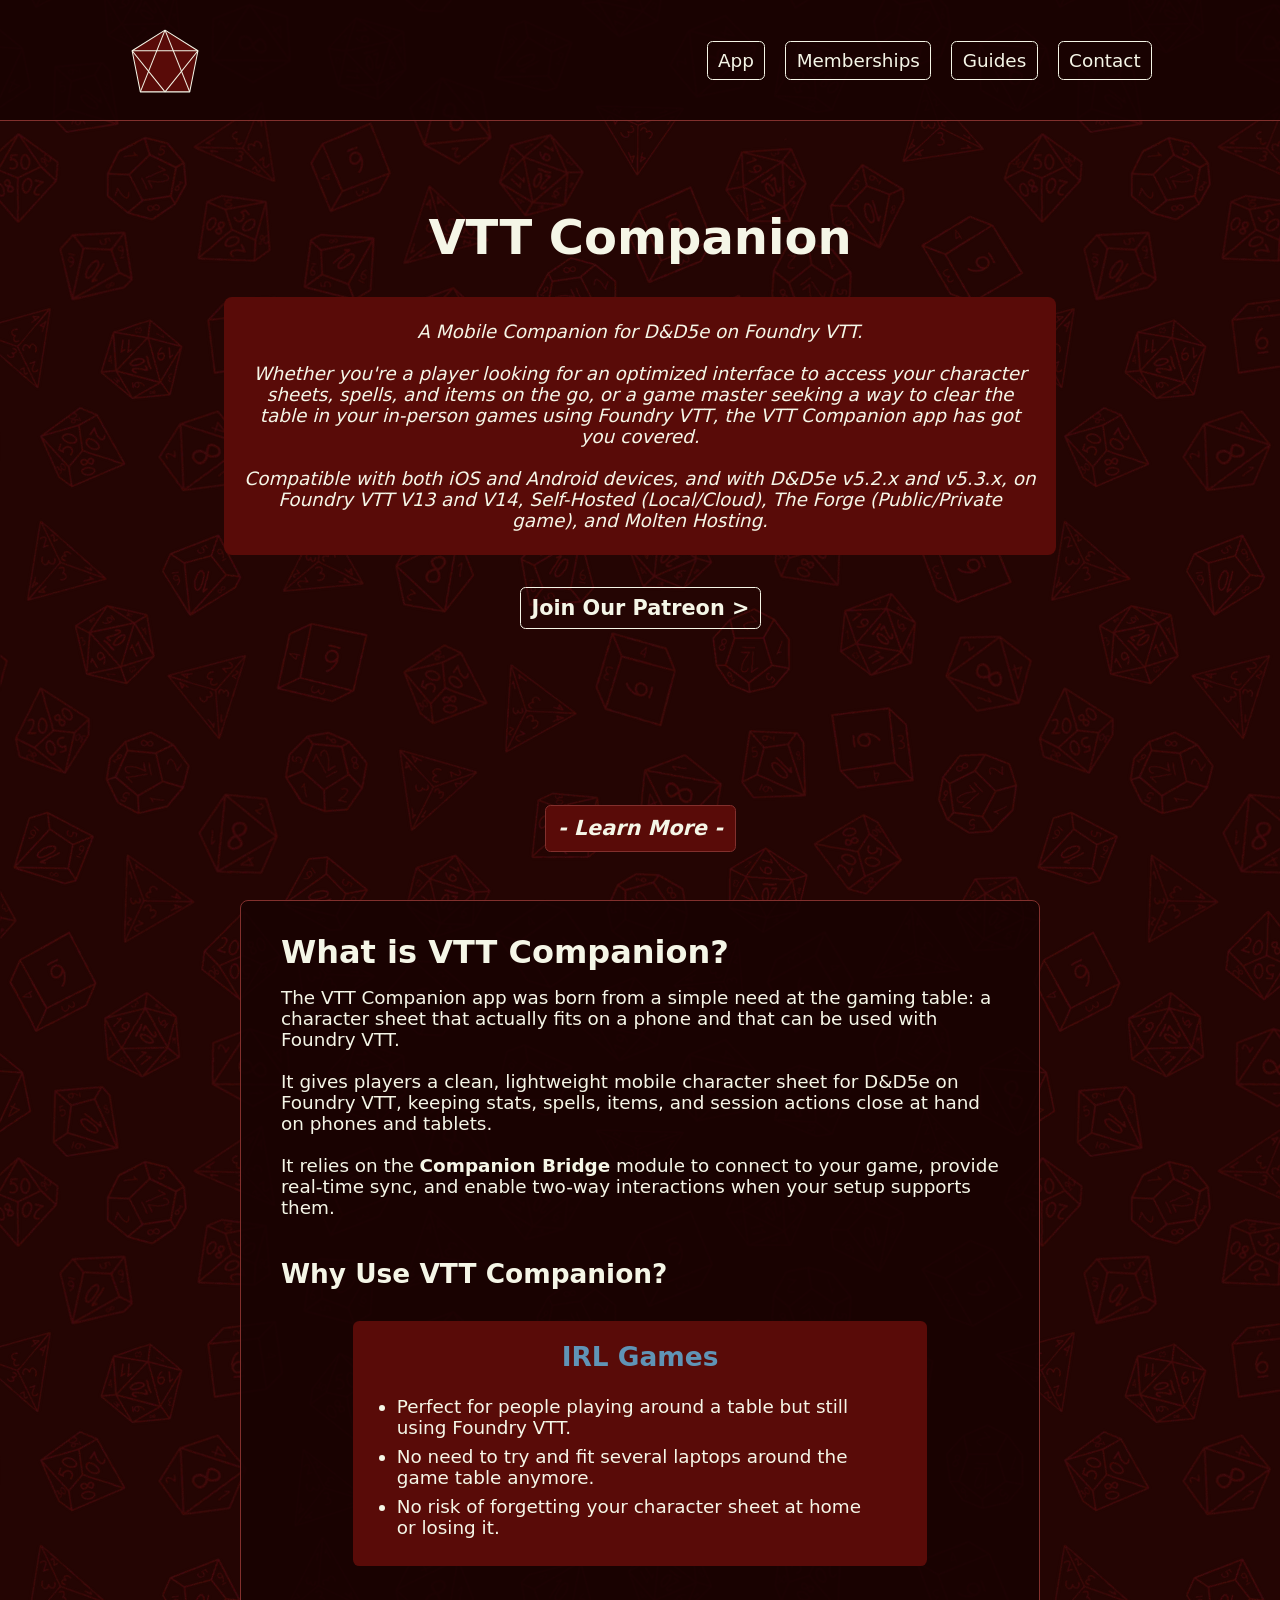
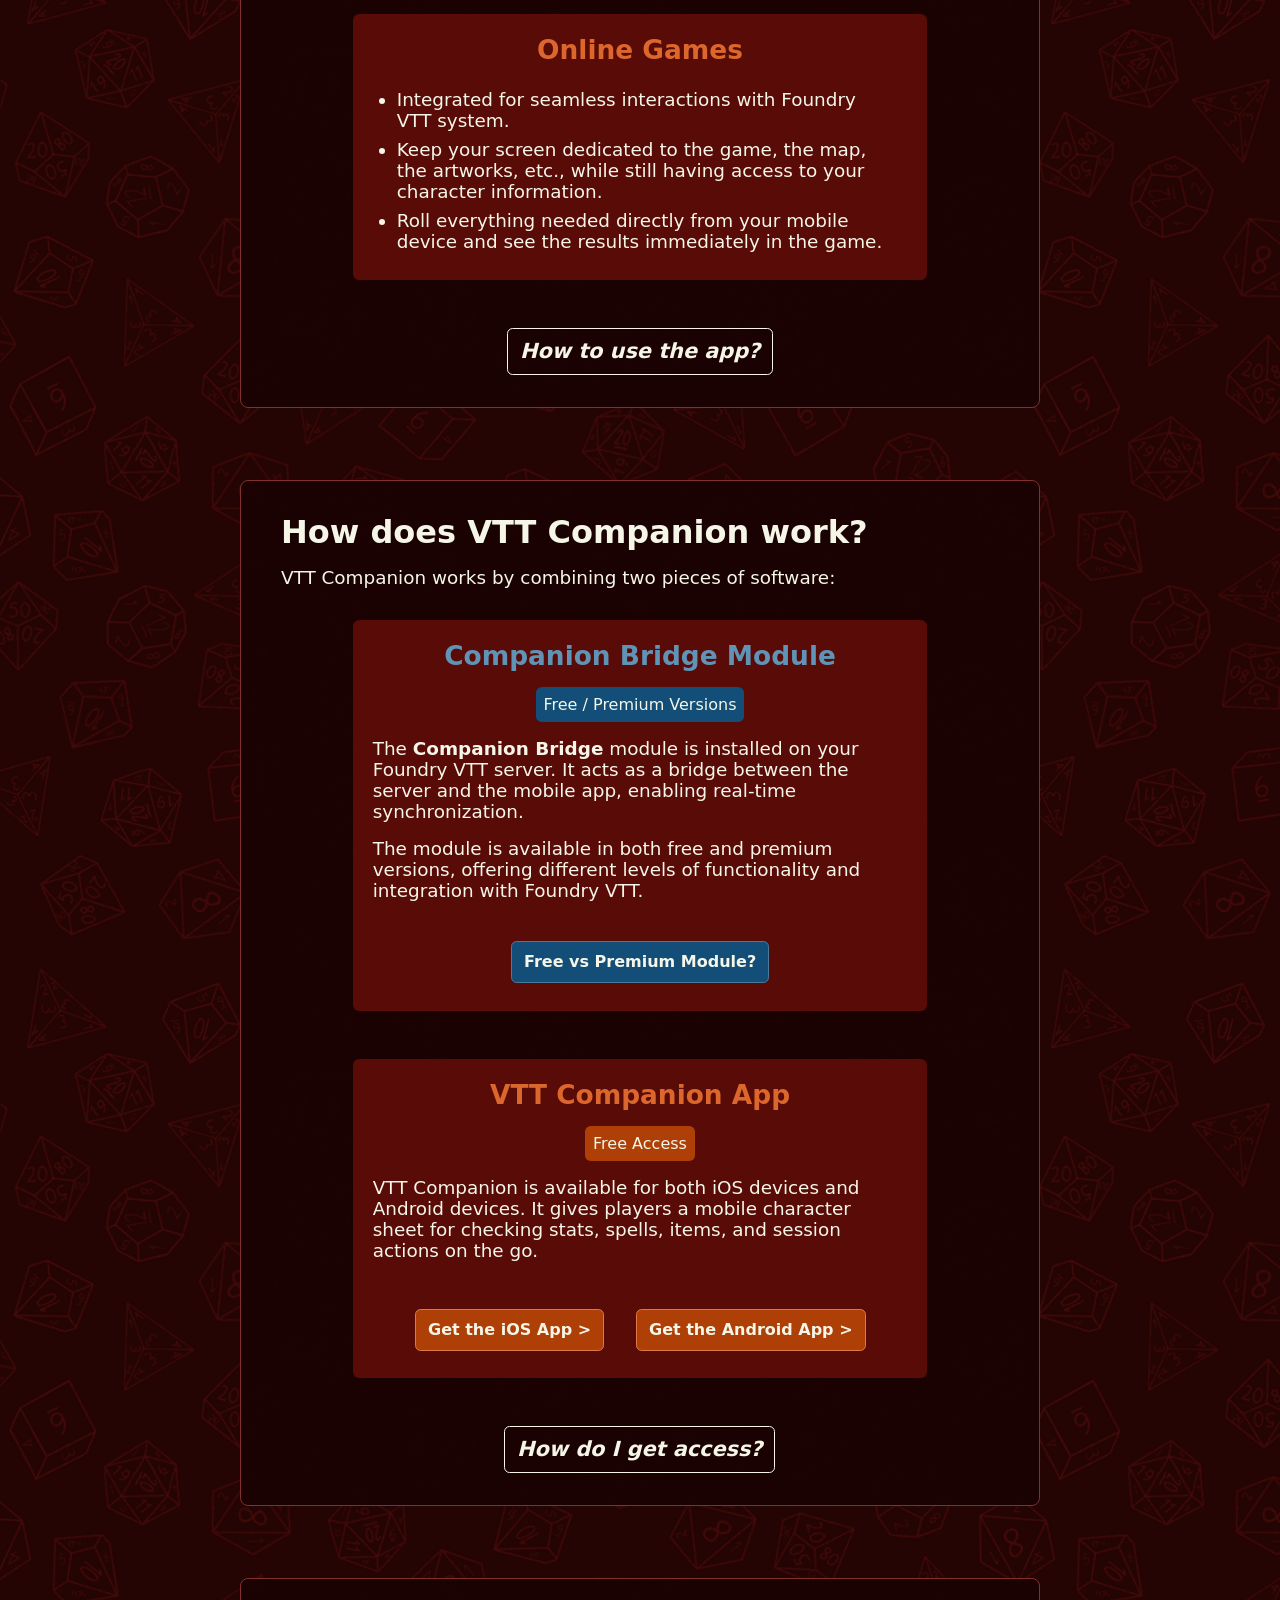
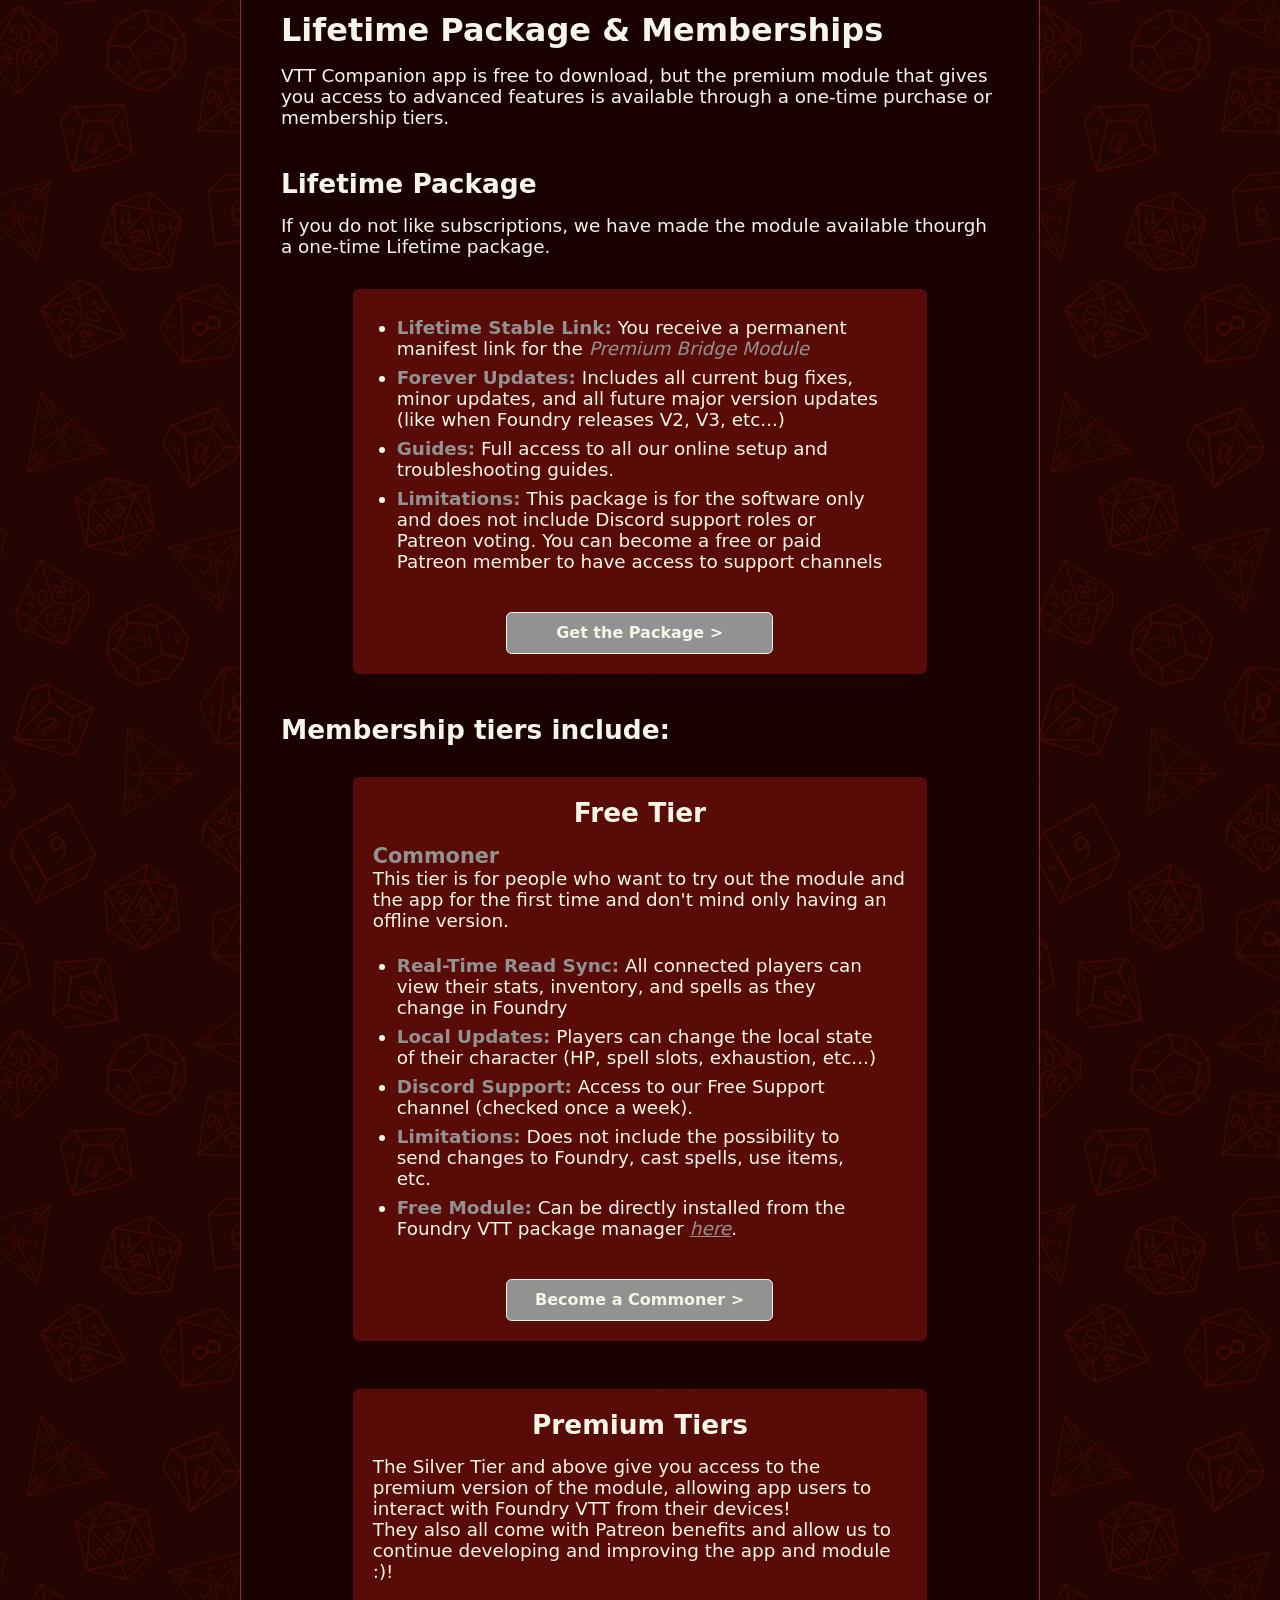
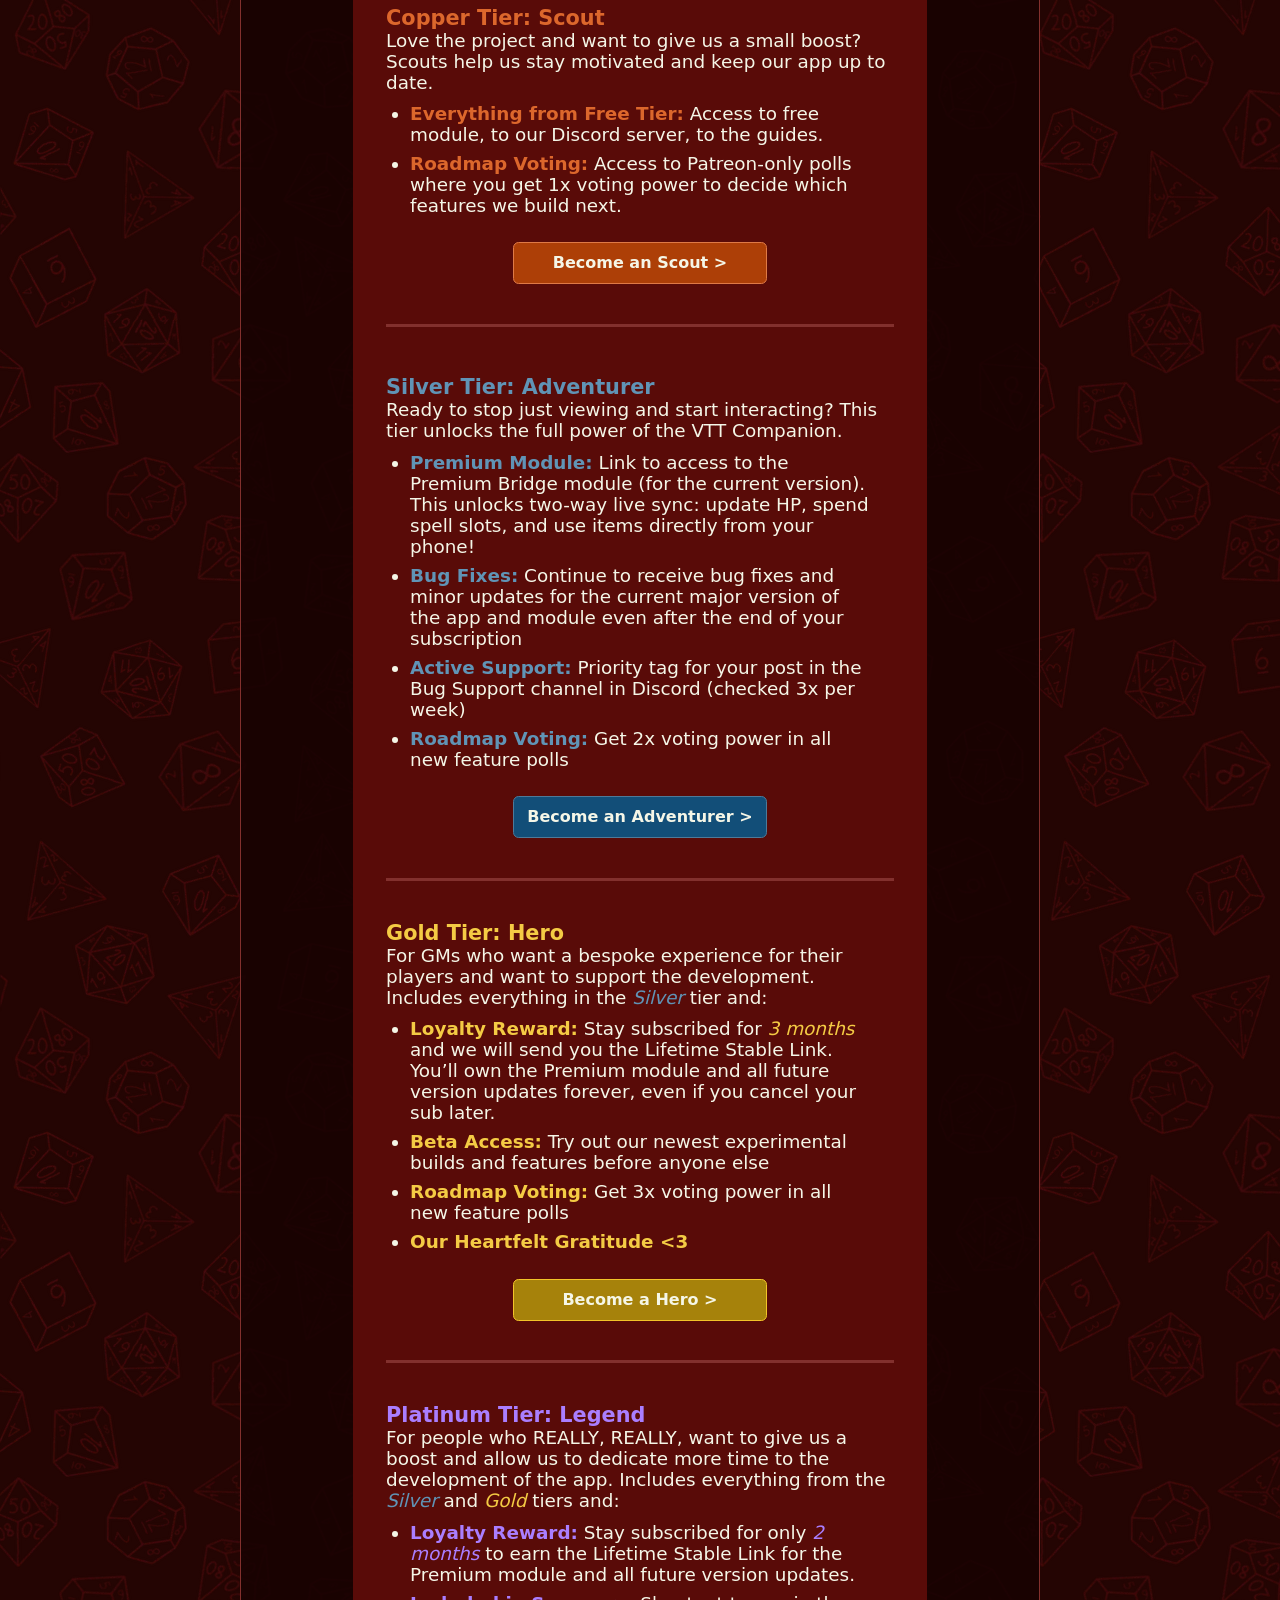
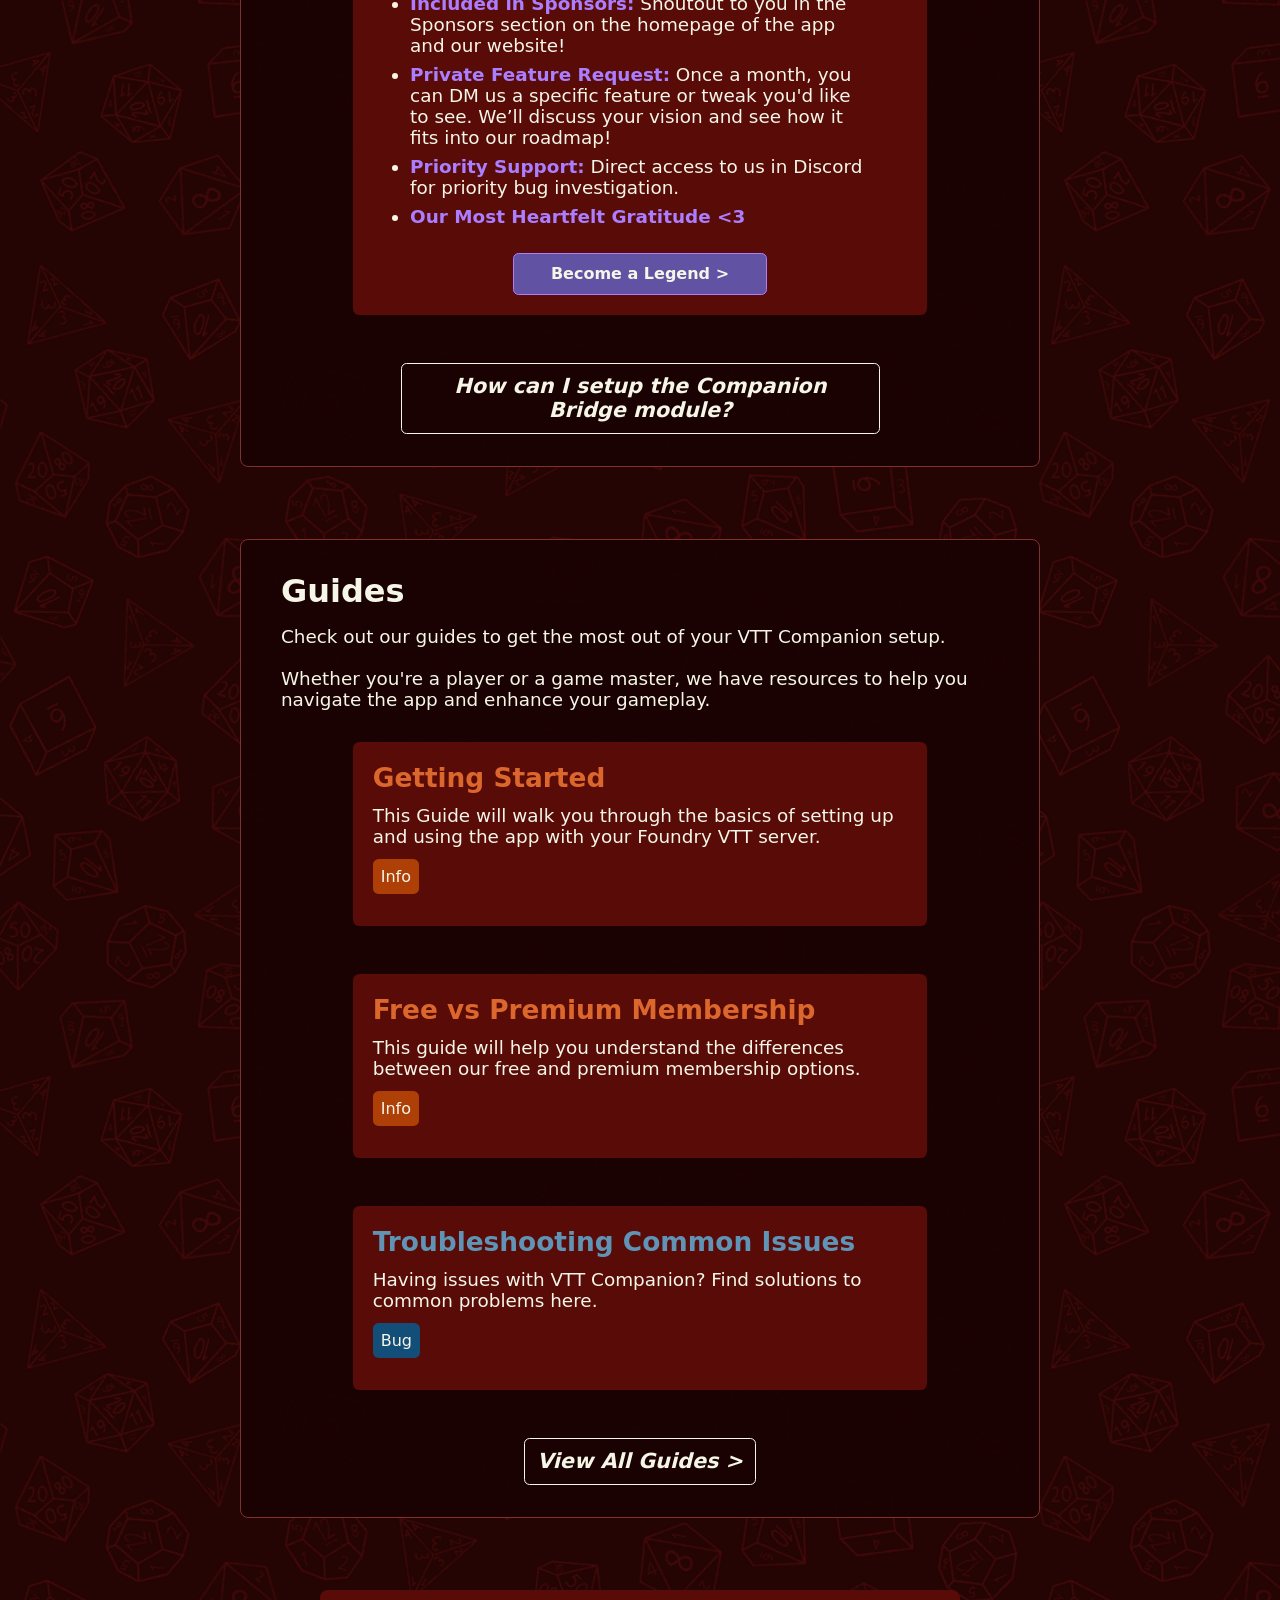
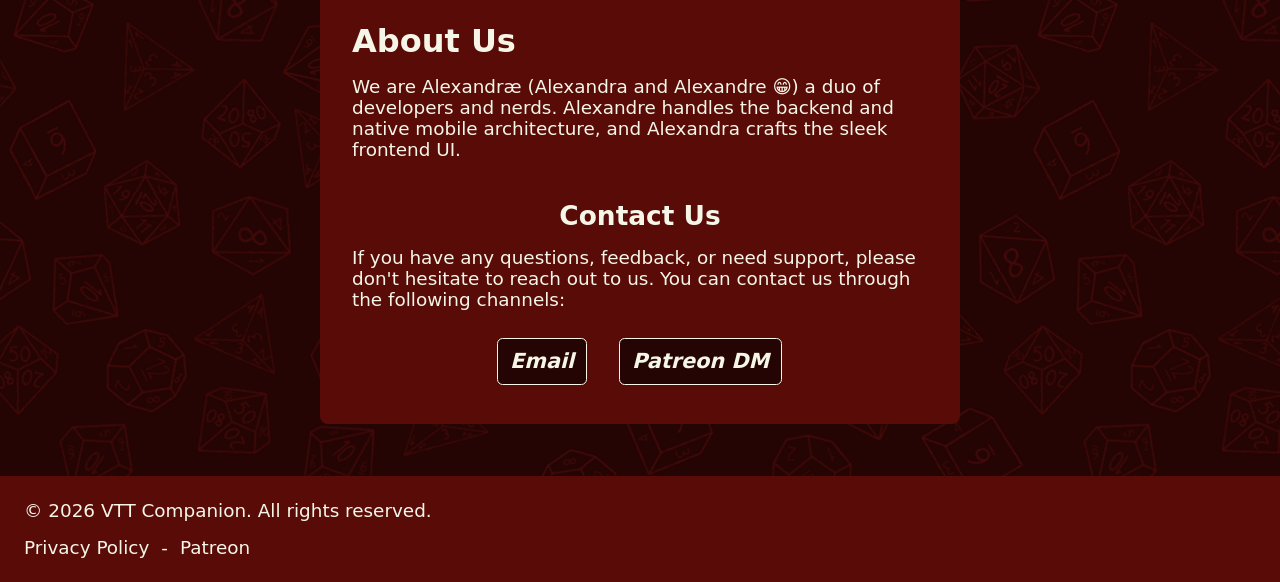
<file: index.html>
<!DOCTYPE html>
<html lang="en">
<head>
    <meta charset="UTF-8">
    <meta name="viewport" content="width=device-width, initial-scale=1.0" />
    <link rel="stylesheet" href="styles-min.css?v=4" />
    <title>VTT Companion</title>
    <meta name="description" content="The mobile character sheet for Foundry VTT DnD5e players. Access your stats, spells, and items on an interface designed specifically for phones and tablets." />
    <link rel="icon" type="image/svg+xml" href="img/logo.svg">
    <meta name="theme-color" content="var(--bg-color)">
</head>

<body>
    <main>
        <section id="home-hero">
            <div class="home-hero-content-main">
                <header>
                    <div id="logo-login" class="logo">
                        <svg viewBox="10 -5 175 175" xmlns="http://www.w3.org/2000/svg" aria-label="VTT Companion Logo" >
                            <g fill="var(--accent-bg-1)" stroke="var(--body-txt)" stroke-width="2.5" stroke-linejoin="round" >
                                <!-- D20 Outline -->
                                <polygon points="100,10 180,60 160,160 40,160 20,60" />
                                <!-- Inner lines -->
                                <line x1="100" y1="10" x2="40" y2="160" />
                                <line x1="100" y1="10" x2="160" y2="160" />
                                <line x1="20" y1="60" x2="180" y2="60" />
                                <line x1="20" y1="60" x2="100" y2="160" />
                                <line x1="180" y1="60" x2="100" y2="160" />
                            </g>

                            <!-- Center letters -->
                            <!-- <g fill="var(--body-txt)" font-weight="450" text-anchor="middle" dominant-baseline="middle">
                                <text x="100" y="82">V</text>
                                <text x="100" y="107">C</text>
                                <text x="100" y="132">S</text>
                            </g> -->
                        </svg>
                    </div>
                    
                    <nav>
                        <!-- <a href="index.html" class="nav-btn">Home</a> -->
                        <a href="#home-info" class="nav-btn">App</a>
                        <a href="#home-memberships" class="nav-btn">Memberships</a>
                        <a href="#home-guides" class="nav-btn">Guides</a>
                        <a href="#home-about-contact" class="nav-btn">Contact</a>
                    </nav>
                </header>

                <h1 class="hero-title">VTT Companion</h1>
                <p class="hero-subtitle">
                    A Mobile Companion for D&D5e on Foundry VTT.
                    <br><br>
                    Whether you're a player looking for an optimized interface to access your character sheets, spells, and items on the go, or a game master seeking a way to clear the table in your in-person games using Foundry VTT, the VTT Companion app has got you covered.
                    <br><br>
                    Compatible with both iOS and Android devices, and with D&D5e v5.2.x and v5.3.x, on Foundry VTT V13 and V14, Self-Hosted (Local/Cloud), The Forge (Public/Private game), and Molten Hosting.
                </p>

                <div class="hero-btns">
                    <a href="https://www.patreon.com/vttcompanionapp" target="_blank" class="a-btn nav-btn">Join Our Patreon ></a>
                </div>
                
            </div>

            <a href="#home-info" class="a-btn next-btn">- Learn More -</a>
        </section>

        <section id="home-info">
            <div class="home-sections">
                <h2 class="home-section-intro-title">What is VTT Companion?</h2>
                <p>
                    The VTT Companion app was born from a simple need at the gaming table: a character sheet that actually fits on a phone and that can be used with Foundry VTT.
                    <br><br>
                    It gives players a clean, lightweight mobile character sheet for D&D5e on Foundry VTT, keeping stats, spells, items, and session actions close at hand on phones and tablets.
                    <br><br>
                    It relies on the <span class="bold">Companion Bridge</span> module to connect to your game, provide real-time sync, and enable two-way interactions when your setup supports them.
                </p>
            </div>

            <div class="home-sections">
                <h3 class="home-section-intro-title">Why Use VTT Companion?</h3>
                <div class="home-section-details">
                    <div class="home-section-details-section">
                        <h3 class="home-section-details-section-title title1">IRL Games</h3>
                        <ul class="home-section-details-section-list">
                            <li>Perfect for people playing around a table but still using Foundry VTT.</li>
                            <li>No need to try and fit several laptops around the game table anymore.</li>
                            <li>No risk of forgetting your character sheet at home or losing it.</li>
                        </ul>
                    </div>

                    <div class="home-section-details-section">
                        <h3 class="home-section-details-section-title title2">Online Games</h3>
                        <ul class="home-section-details-section-list">
                            <li>Integrated for seamless interactions with Foundry VTT system.</li>
                            <li>Keep your screen dedicated to the game, the map, the artworks, etc., while still having access to your character information.</li>
                            <li>Roll everything needed directly from your mobile device and see the results immediately in the game.</li>
                        </ul>
                    </div>
                </div>
            </div>

            <a href="#home-use" class="a-btn next-btn">How to use the app?</a>
        </section>

        <section id="home-use">
            <div class="home-sections">
                <h2 class="home-section-intro-title">How does VTT Companion work?</h2>
                <p>VTT Companion works by combining two pieces of software:</p>
            
                <div class="home-section-details">
                    <div class="home-section-details-section">
                        <h3 class="home-section-details-section-title title1">Companion Bridge Module</h3>
                        <p class="tag tag1">Free / Premium Versions</p>
                        <p>The <span class="bold">Companion Bridge</span> module is installed on your Foundry VTT server. It acts as a bridge between the server and the mobile app, enabling real-time synchronization.</p>
                        <p>The module is available in both free and premium versions, offering different levels of functionality and integration with Foundry VTT.</p>
                        <a href="free-vs-premium.html" class="a-btn btn1" target="_blank">Free vs Premium Module?</a>
                    </div>

                    <div class="home-section-details-section">
                        <h3 class="home-section-details-section-title title2">VTT Companion App</h3>
                        <p class="tag tag2">Free Access</p>
                        <p>VTT Companion is available for both iOS devices and Android devices. It gives players a mobile character sheet for checking stats, spells, items, and session actions on the go.</p>
                        <div style="display: flex; justify-content: center; gap: 2rem; flex-wrap: wrap; margin-top: 0.5rem;">
                            <a href="https://apps.apple.com/be/app/vtt-companion/id6761869201" class="a-btn btn2">Get the iOS App ></a>
                            <a href="https://play.google.com/store/apps/details?id=foundry.companion.app" class="a-btn btn2">Get the Android App ></a>
                        </div>
                    </div>
                </div>
            </div>

            <a href="#home-memberships" class="a-btn next-btn">How do I get access?</a>
        </section>

        <section id="home-memberships">
            <div class="home-sections">
                <h2 class="home-section-intro-title">Lifetime Package & Memberships</h2>
                <p>VTT Companion app is free to download, but the premium module that gives you access to advanced features is available through a one-time purchase or membership tiers.</p>
            </div>

            <div class="home-sections">
                <h3 class="home-section-intro-title">Lifetime Package</h3>
                <p>If you do not like subscriptions, we have made the module available thourgh a one-time Lifetime package.</p>
                <div class="home-section-details package-section">
                    <div class="home-section-details-section">
                        <ul class="home-section-details-section-list">
                            <li><span class="title5 bold">Lifetime Stable Link:</span> You receive a permanent manifest link for the <span class="title5 italic">Premium Bridge Module</span></li>
                            <li><span class="title5 bold">Forever Updates:</span> Includes all current bug fixes, minor updates, and all future major version updates (like when Foundry releases V2, V3, etc...)</li>
                            <li><span class="title5 bold">Guides:</span> Full access to all our online setup and troubleshooting guides.</li>
                            <li><span class="title5 bold">Limitations:</span> This package is for the software only and does not include Discord support roles or Patreon voting. You can become a free or paid Patreon member to have access to support channels</li>
                        </ul>
                        <a href="https://www.patreon.com/posts/lifetime-bridge-158766176?utm_medium=clipboard_copy&utm_source=copyLink&utm_campaign=postshare_creator&utm_content=join_link" target="_blank" class="a-btn btn6">Get the Package ></a>
                    </div>
                </div>
            </div>

            <div class="home-sections">
                <h3 class="home-section-intro-title">Membership tiers include:</h3>
                <div class="home-section-details">
                    <div class="home-section-details-section">
                        <h3 class="home-section-details-section-title">Free Tier</h3>
                        <p><span class="bold title5 h4">Commoner</span><br>This tier is for people who want to try out the module and the app for the first time and don't mind only having an offline version.</p>
                        <ul class="home-section-details-section-list">
                            <li><span class="title5 bold">Real-Time Read Sync:</span> All connected players can view their stats, inventory, and spells as they change in Foundry</li>
                            <li><span class="title5 bold">Local Updates:</span> Players can change the local state of their character (HP, spell slots, exhaustion, etc...)</li>
                            <li><span class="title5 bold">Discord Support:</span> Access to our Free Support channel (checked once a week).</li>
                            <li><span class="title5 bold">Limitations:</span> Does not include the possibility to send changes to Foundry, cast spells, use items, etc.</li>
                            <li><span class="title5 bold">Free Module:</span> Can be directly installed from the Foundry VTT package manager <a href="https://foundryvtt.com/packages/companion-bridge-free" target="_blank" style="text-decoration: underline; color: var(--accent-txt-5); font-style: italic;">here</a>.</li>
                        </ul>
                        <a href="https://www.patreon.com/15740411/join" target="_blank" class="a-btn btn6">Become a Commoner ></a>
                    </div>

                    <div class="home-section-details-section">
                        <h3 class="home-section-details-section-title">Premium Tiers</h3>
                        <p>
                            The Silver Tier and above give you access to the premium version of the module, allowing app users to interact with Foundry VTT from their devices!
                            <br>
                            They also all come with Patreon benefits and allow us to continue developing and improving the app and module :)!
                        </p>

                        <div class="tiers-section margin-top-minus">
                            <p><span class="bold title2 h4">Copper Tier: Scout</span><br>Love the project and want to give us a small boost? Scouts help us stay motivated and keep our app up to date.</p>

                            <ul class="home-section-details-section-list">
                                <li><span class="bold title2">Everything from Free Tier:</span> Access to free module, to our Discord server, to the guides.</a></li>
                                <li><span class="bold title2">Roadmap Voting:</span> Access to Patreon-only polls where you get 1x voting power to decide which features we build next.</a></li>
                            </ul>

                            <a href="https://www.patreon.com/15740411/join" target="_blank" class="a-btn btn2">Become an Scout ></a>
                        </div>

                        <hr>

                        <div class="tiers-section margin-top-minus">
                            <p><span class="bold title1 h4">Silver Tier: Adventurer</span><br>Ready to stop just viewing and start interacting? This tier unlocks the full power of the VTT Companion.</p>

                            <ul class="home-section-details-section-list">
                                <li><span class="bold title1">Premium Module:</span> Link to access to the Premium Bridge module (for the current version). This unlocks two-way live sync: update HP, spend spell slots, and use items directly from your phone!</a></li>
                                <li><span class="bold title1">Bug Fixes:</span> Continue to receive bug fixes and minor updates for the current major version of the app and module even after the end of your subscription</li>
                                <li><span class="bold title1">Active Support:</span> Priority tag for your post in the Bug Support channel in Discord (checked 3x per week)</li>
                                <li><span class="bold title1">Roadmap Voting:</span> Get 2x voting power in all new feature polls</li>
                            </ul>

                            <a href="https://www.patreon.com/15740411/join" target="_blank" class="a-btn btn1">Become an Adventurer ></a>
                        </div>

                        <hr>

                        <div class="tiers-section">
                            <p><span class="bold title3 h4">Gold Tier: Hero</span><br>For GMs who want a bespoke experience for their players and want to support the development. Includes everything in the <span style="font-style: italic;" class="title1">Silver</span> tier and:</p>

                            <ul class="home-section-details-section-list">
                                <li><span class="bold title3">Loyalty Reward:</span> Stay subscribed for <span class="title3 italic">3 months</span> and we will send you the Lifetime Stable Link. You’ll own the Premium module and all future version updates forever, even if you cancel your sub later.</li>
                                <li><span class="bold title3">Beta Access:</span> Try out our newest experimental builds and features before anyone else</li>
                                <li><span class="bold title3">Roadmap Voting:</span> Get 3x voting power in all new feature polls</li>
                                <li><span class="bold title3">Our Heartfelt Gratitude &lt;3</span></li>
                            </ul>

                            <a href="https://www.patreon.com/15740411/join" target="_blank" class="a-btn btn3">Become a Hero ></a>
                        </div>

                        <hr>

                        <div class="tiers-section">
                            <p><span class="bold title4 h4">Platinum Tier: Legend</span><br>For people who REALLY, REALLY, want to give us a boost and allow us to dedicate more time to the development of the app. Includes everything from the <span style="font-style: italic;" class="title1">Silver</span> and <span style="font-style: italic;" class="title3">Gold</span> tiers and:</p>

                            <ul class="home-section-details-section-list">
                                <li><span class="bold title4">Loyalty Reward:</span> Stay subscribed for only <span class="title4 italic">2 months</span> to earn the Lifetime Stable Link for the Premium module and all future version updates.</li>
                                <li><span class="bold title4">Included in Sponsors:</span> Shoutout to you in the Sponsors section on the homepage of the app and our website!</li>
                                <li><span class="bold title4">Private Feature Request:</span> Once a month, you can DM us a specific feature or tweak you'd like to see. We’ll discuss your vision and see how it fits into our roadmap!</li>
                                <li><span class="bold title4">Priority Support:</span> Direct access to us in Discord for priority bug investigation.</li>
                                <li><span class="bold title4">Our Most Heartfelt Gratitude &lt;3</span></li>
                            </ul>

                            <a href="https://www.patreon.com/15740411/join" target="_blank" class="a-btn btn4">Become a Legend ></a>
                        </div>
                    </div>
                </div>
            </div>
 
            <a href="#home-guides" class="a-btn next-btn">How can I setup the <span class="bold">Companion Bridge</span> module?</a>
        </section>

        <section id="home-guides">
            <div class="home-sections">
                <h2 class="home-section-intro-title">Guides</h2>
                <p>
                    Check out our guides to get the most out of your VTT Companion setup.
                    <br><br>
                    Whether you're a player or a game master, we have resources to help you navigate the app and enhance your gameplay.
                </p>
            
                <div class="home-section-details">
                    <div class="home-section-details-section info">
                        <a href="getting-started.html">
                            <h3 class="home-section-details-section-title">Getting Started</h3>
                        </a>
                        <p>This Guide will walk you through the basics of setting up and using the app with your Foundry VTT server.</p>
                        <div class="tags">
                            <p class="tag">Info</p>
                        </div>
                    </div>
                    <div class="home-section-details-section info">
                        <a href="free-vs-premium.html">
                            <h3 class="home-section-details-section-title">Free vs Premium Membership</h3>
                        </a>
                        <p>This guide will help you understand the differences between our free and premium membership options.</p>
                        <div class="tags">
                            <p class="tag">Info</p>
                        </div>
                    </div>
                    <div class="home-section-details-section bug">
                        <a href="troubleshooting.html">
                            <h3 class="home-section-details-section-title">Troubleshooting Common Issues</h3>
                        </a>
                        <p>Having issues with VTT Companion? Find solutions to common problems here.</p>
                        <div class="tags">
                            <p class="tag">Bug</p>
                        </div>
                    </div>
                </div>
            </div>

            <a href="guides.html" class="a-btn next-btn">View All Guides ></a>

        </section>

        <section id="home-about-contact">
            <div class="home-sections">
                <h2 class="home-section-intro-title">About Us</h2>
                <p>We are Alexandræ (Alexandra and Alexandre 😁) a duo of developers and nerds. Alexandre handles the backend and native mobile architecture, and Alexandra crafts the sleek frontend UI.</p>
            </div>
            
            <div class="home-sections">
                <h3 class="home-section-intro-title contact-us-title">Contact Us</h3>
                <p>If you have any questions, feedback, or need support, please don't hesitate to reach out to us. You can contact us through the following channels:</p>
                <div class="contact-btns">
                    <a class="a-btn next-btn" href="mailto:foundrycompanionapp@gmail.com">Email</a>
                    <a class="a-btn next-btn" href="https://www.patreon.com/vttcompanionapp" target="_blank">Patreon DM</a>
                </div>
            </div>
        </section>
    </main>

    <footer>
        <p>&copy; 2026 VTT Companion. All rights reserved.</p>
        <div class="footer-links">
            <a href="privacy.html">Privacy Policy</a>
            <p>-</p>
            <a href="https://www.patreon.com/vttcompanionapp" target="_blank">Patreon</a>
        </div>
    </footer>
</body>

</html>
</file>
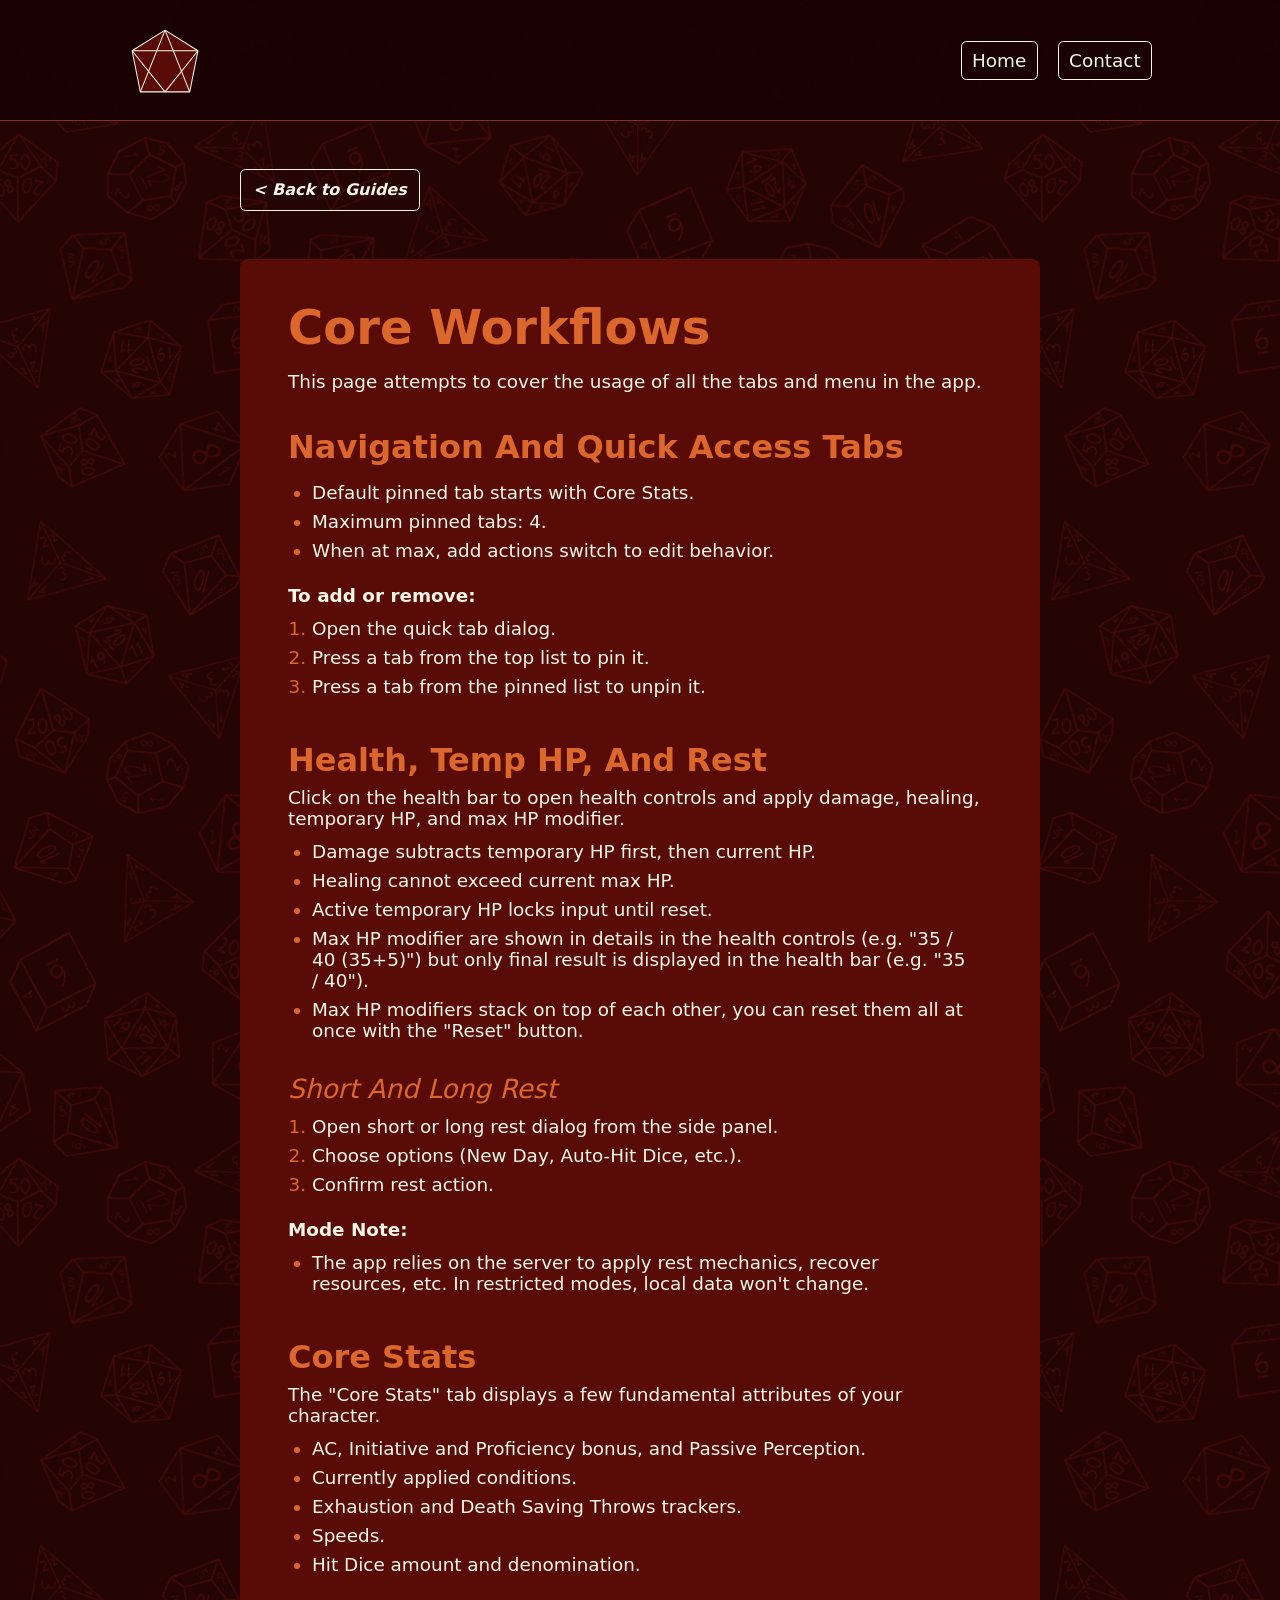
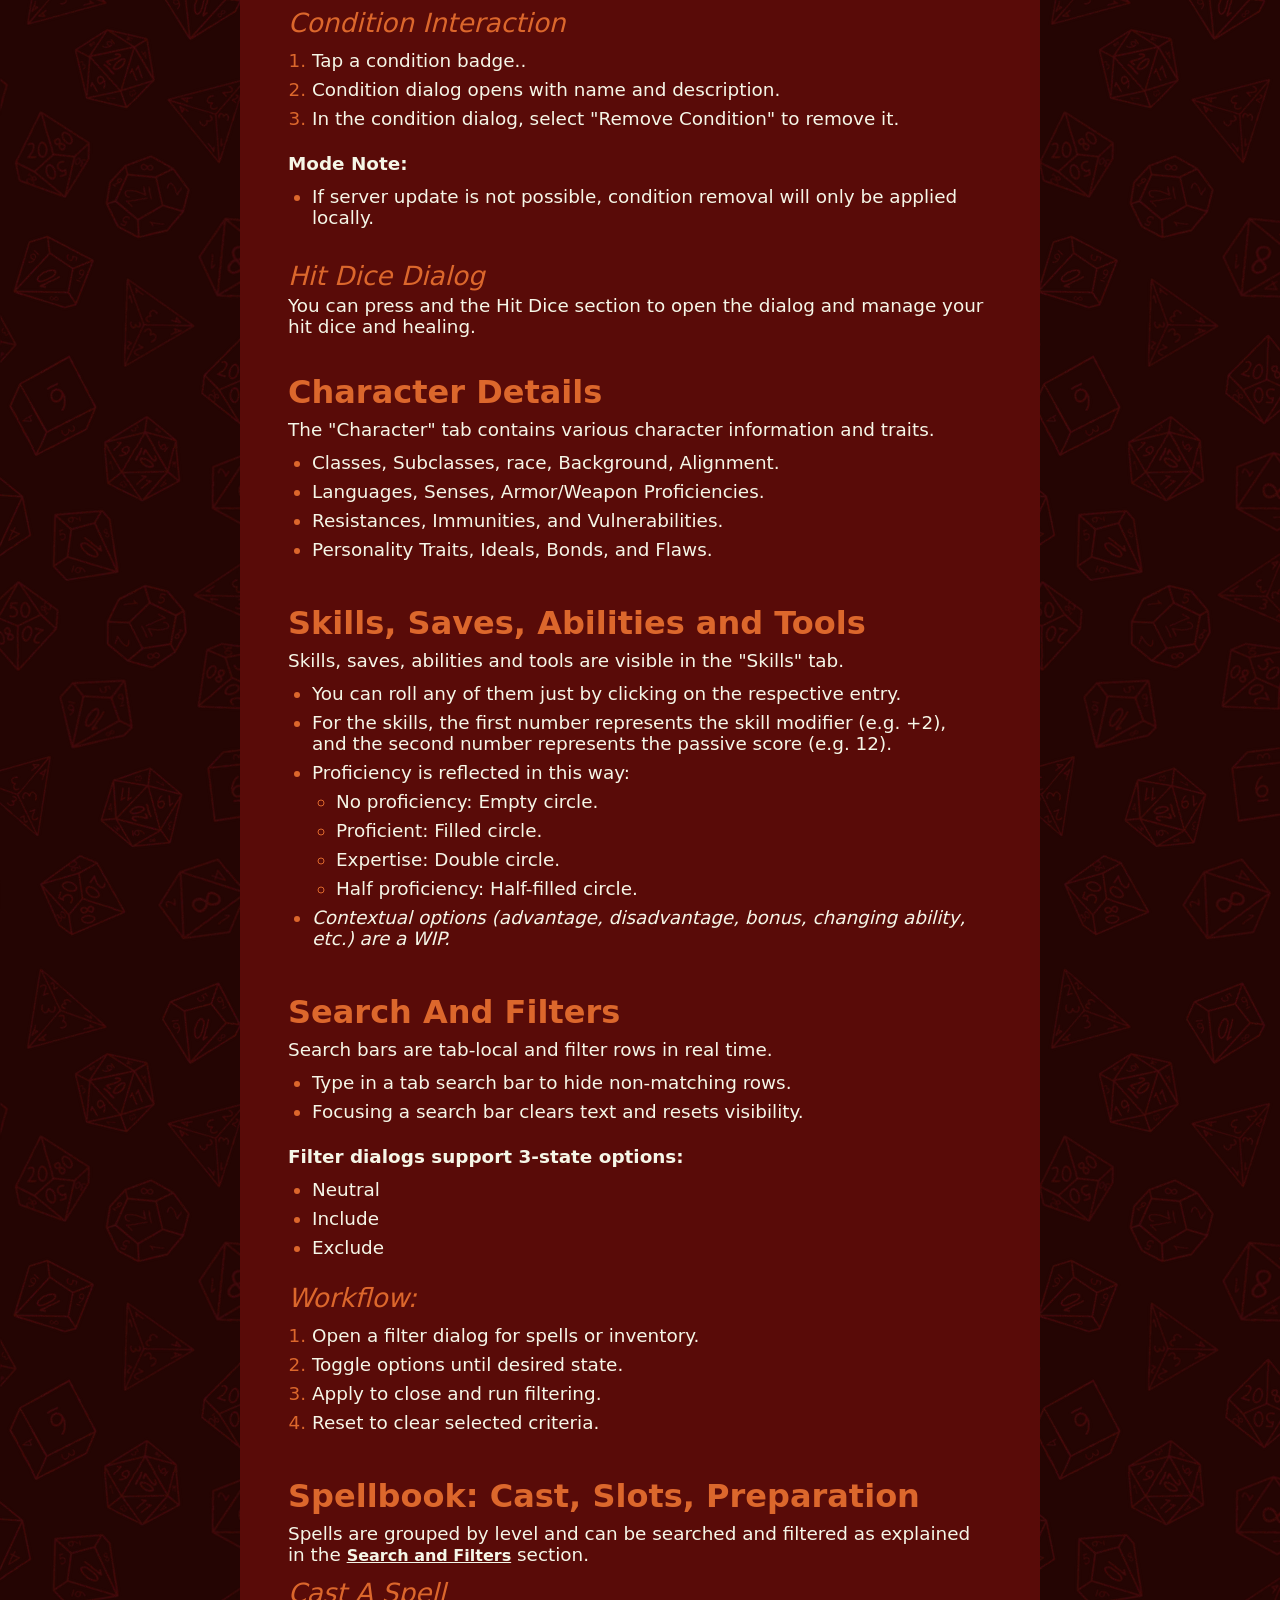
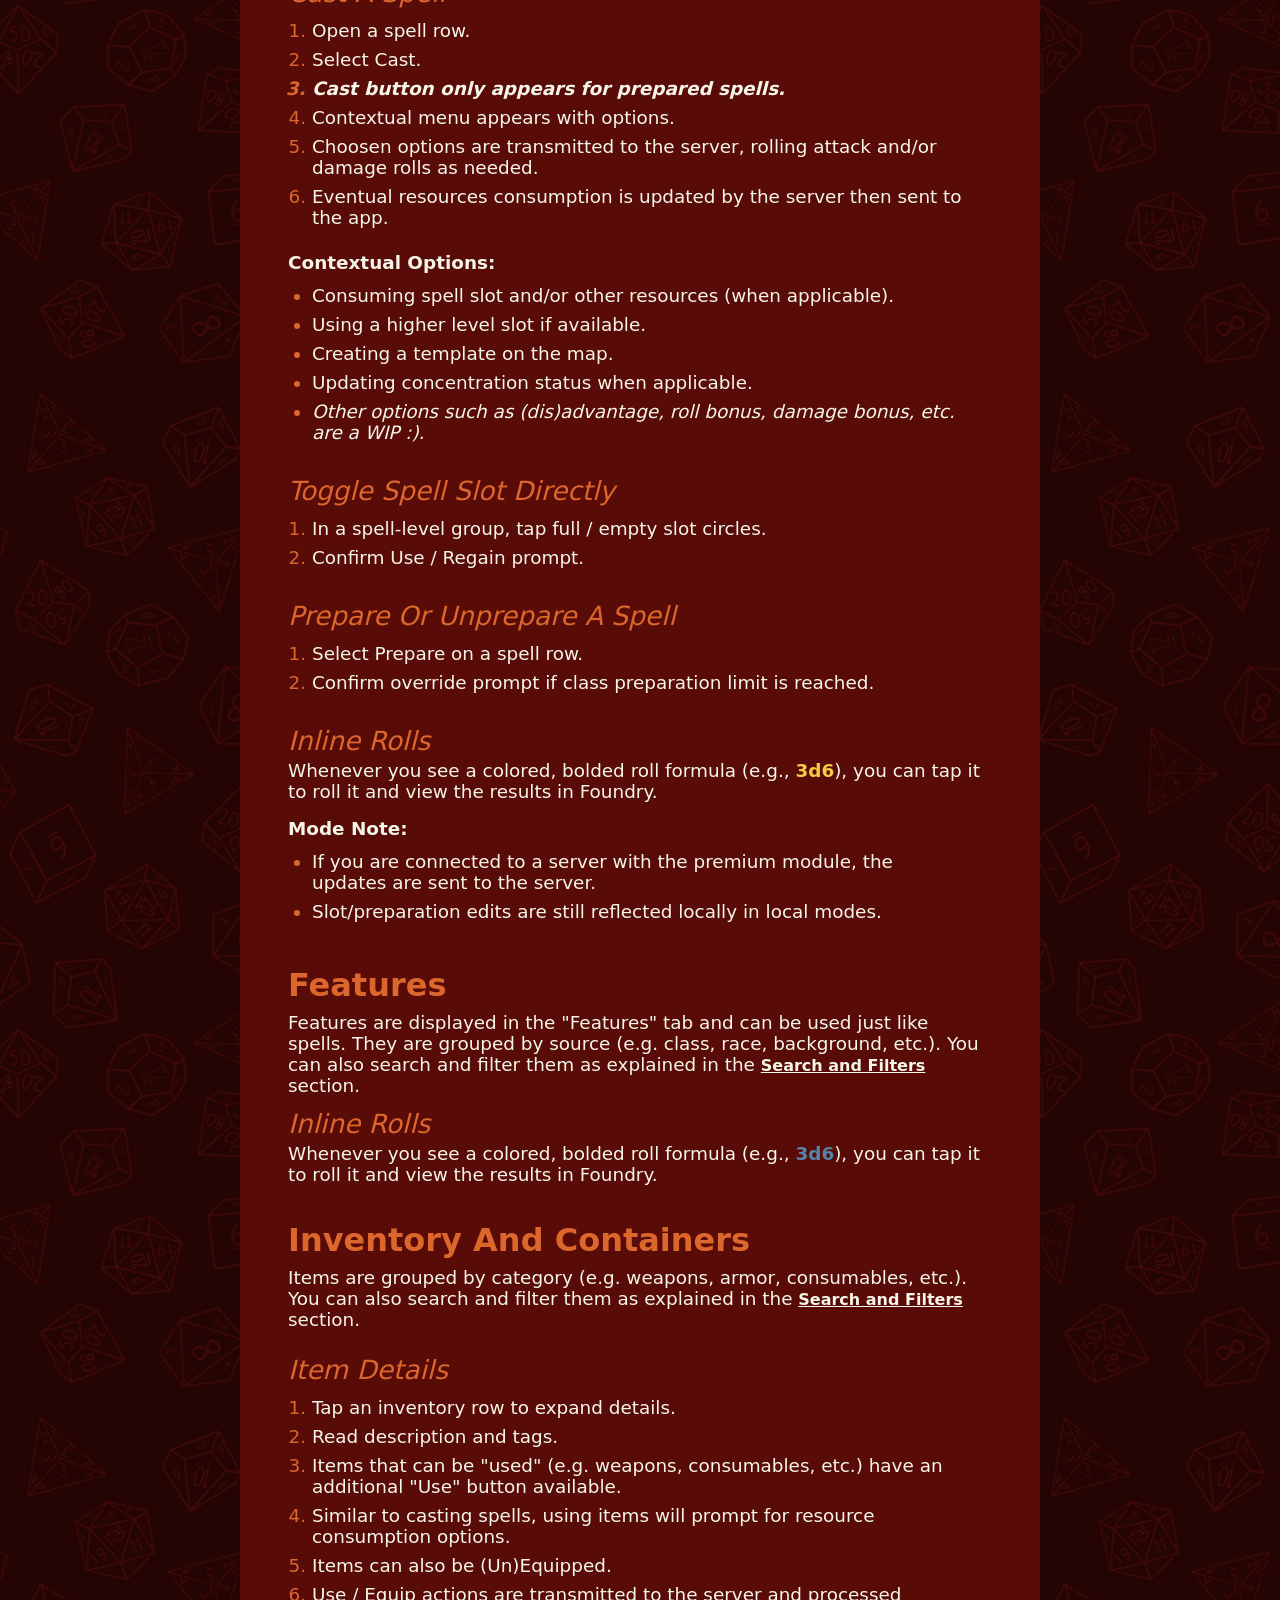
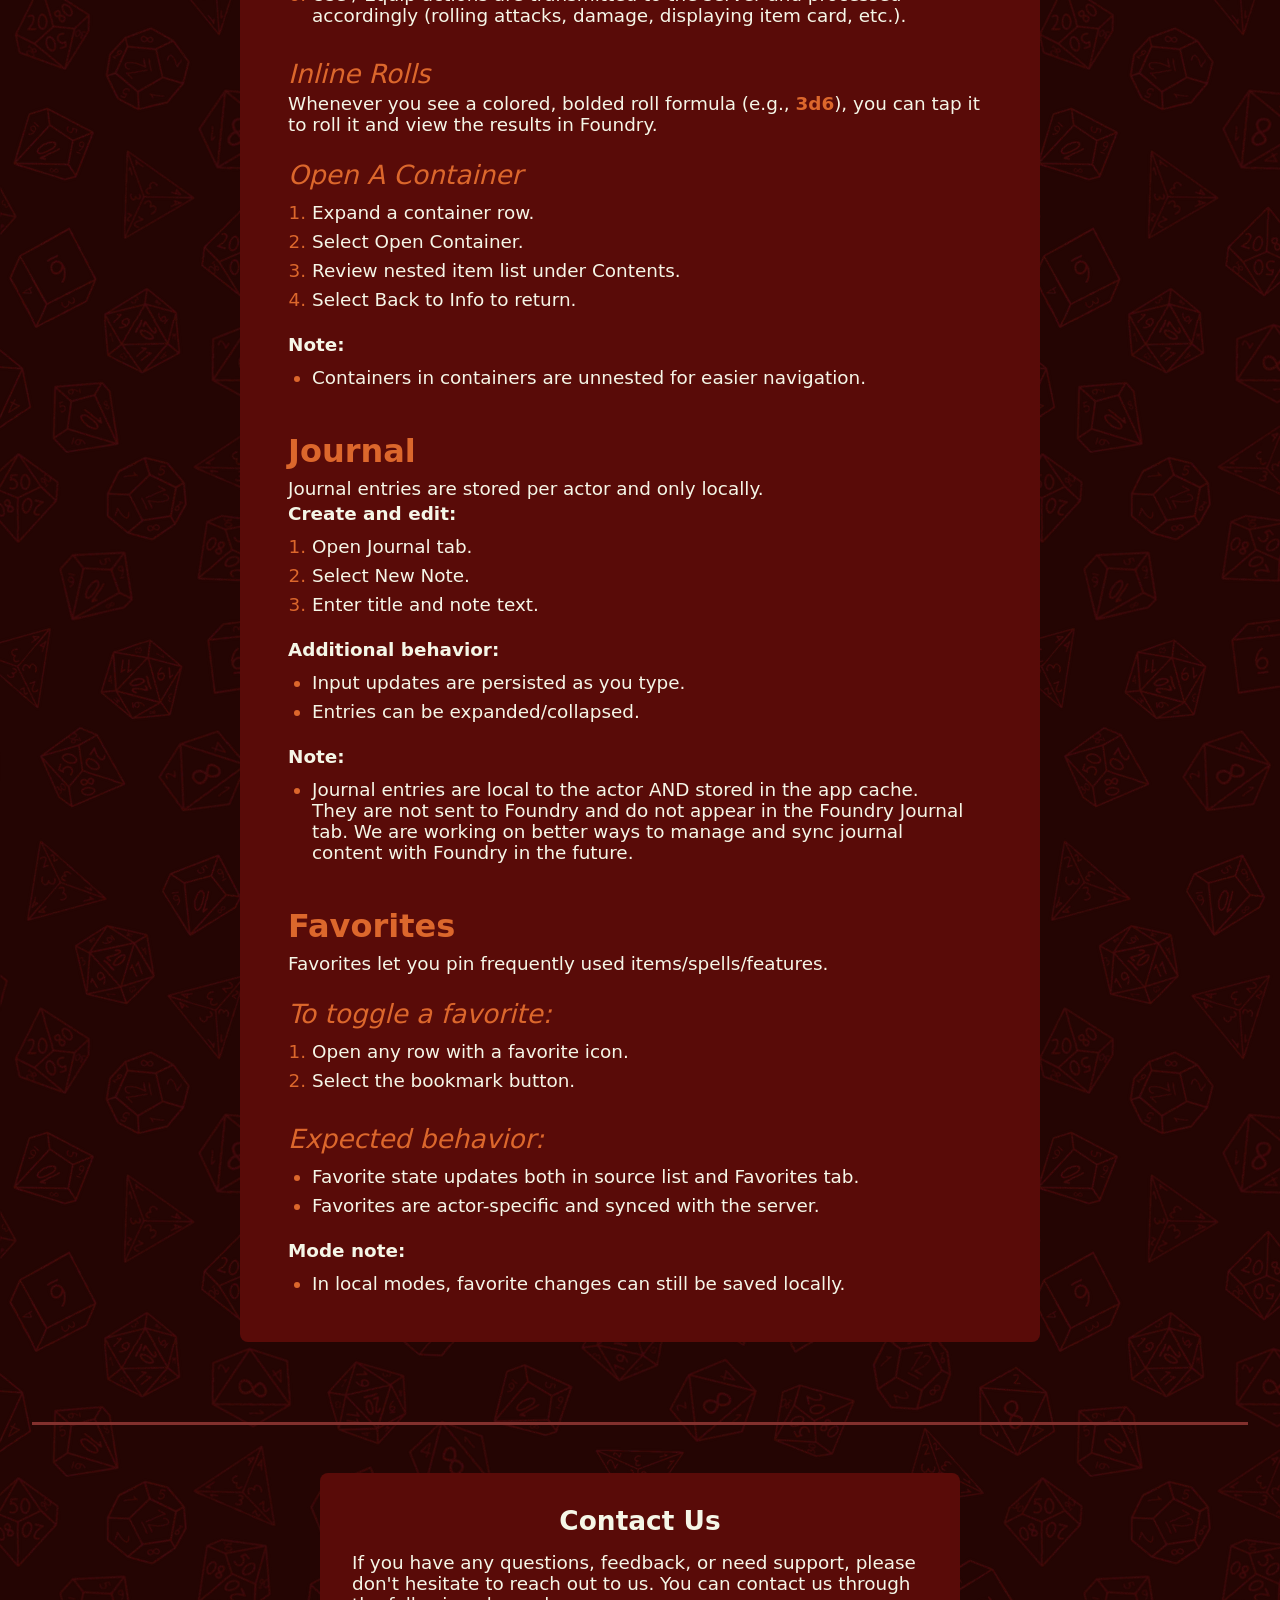
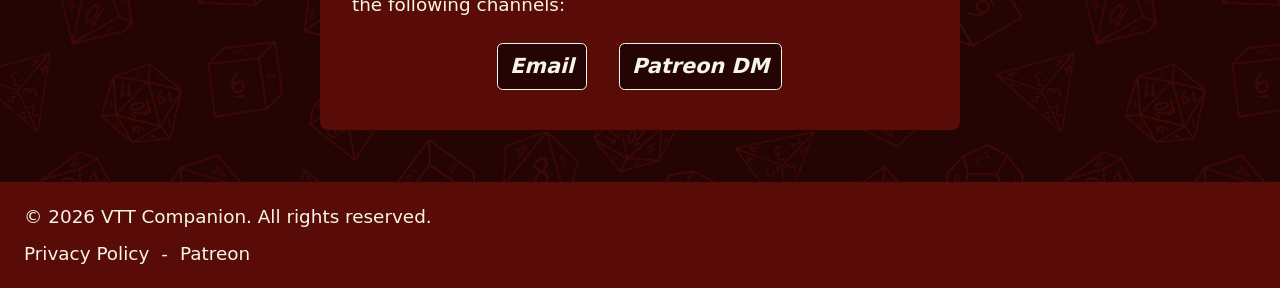
<file: core-workflows.html>
<!DOCTYPE html>
<html lang="en">
<head>
    <meta charset="UTF-8">
    <meta name="viewport" content="width=device-width, initial-scale=1.0" />
    <link rel="stylesheet" href="styles-min.css?v=4" />
    <title>Core Workflows - VTT Companion</title>
    <meta name="description" content="Reference the main VTT Companion workflows for mobile play on Foundry VTT." />
    <link rel="icon" type="image/svg+xml" href="img/logo.svg">
    <meta name="theme-color" content="var(--bg-color)">
</head>

<body>
    <header>
        <a href="index.html" id="logo-login" class="logo">
            <svg viewBox="10 -5 175 175" xmlns="http://www.w3.org/2000/svg" aria-label="VTT Companion Logo" >
                <g fill="var(--accent-bg-1)" stroke="var(--body-txt)" stroke-width="2.5" stroke-linejoin="round" >
                    <!-- D20 Outline -->
                    <polygon points="100,10 180,60 160,160 40,160 20,60" />
                    <!-- Inner lines -->
                    <line x1="100" y1="10" x2="40" y2="160" />
                    <line x1="100" y1="10" x2="160" y2="160" />
                    <line x1="20" y1="60" x2="180" y2="60" />
                    <line x1="20" y1="60" x2="100" y2="160" />
                    <line x1="180" y1="60" x2="100" y2="160" />
                </g>

                <!-- Center letters -->
                <!-- <g fill="var(--body-txt)" font-weight="450" text-anchor="middle" dominant-baseline="middle">
                    <text x="100" y="82">V</text>
                    <text x="100" y="107">C</text>
                    <text x="100" y="132">S</text>
                </g> -->
            </svg>
        </a>
        
        <nav>
            <a href="index.html" class="nav-btn">Home</a>
            <!-- <a href="#home-info" class="nav-btn">App</a> -->
            <!-- <a href="#home-memberships" class="nav-btn">Memberships</a> -->
            <!-- <a href="#home-guides" class="nav-btn">Guides</a> -->
            <a href="#home-about-contact" class="nav-btn">Contact</a>
            <!-- <a href="https://www.patreon.com/vttcompanionapp" target="_blank" class="nav-btn">Patreon</a> -->
        </nav>
    </header>

    <main>
        <section class="guide">
            <a href="guides.html" class="a-btn next-btn">< Back to Guides</a>
        </section>

        <section class="guide info">
            <h1>Core Workflows</h1>
            <p>This page attempts to cover the usage of all the tabs and menu in the app.</p>

            <!--  -->

            <h2 class="home-section-details-section-title">Navigation And Quick Access Tabs</h2>
            <ul class="home-section-details-section-list">
                <li>Default pinned tab starts with Core Stats.</li>
                <li>Maximum pinned tabs: 4.</li>
                <li>When at max, add actions switch to edit behavior.</li>
            </ul>

            <p class="bold margin-bottom-minus">To add or remove:</p>
            <ol class="home-section-details-section-list">
                <li>Open the quick tab dialog.</li>
                <li>Press a tab from the top list to pin it.</li>
                <li>Press a tab from the pinned list to unpin it.</li>
            </ol>

            <!--  -->

            <h2 class="home-section-details-section-title">Health, Temp HP, And Rest</h2>
            <p class="margin-bottom-minus">Click on the health bar to open health controls and apply damage, healing, temporary HP, and max HP modifier.</p>
            <ul class="home-section-details-section-list">
                <li>Damage subtracts temporary HP first, then current HP.</li>
                <li>Healing cannot exceed current max HP.</li>
                <li>Active temporary HP locks input until reset.</li>
                <li>Max HP modifier are shown in details in the health controls (e.g. "35 / 40 (35+5)") but only final result is displayed in the health bar (e.g. "35 / 40").</li>
                <li>Max HP modifiers stack on top of each other, you can reset them all at once with the "Reset" button.</li>
            </ul>

            <h3 class="margin-bottom-minus margin-top-plus">Short And Long Rest</h3>
            <ol class="home-section-details-section-list">
                <li>Open short or long rest dialog from the side panel.</li>
                <li>Choose options (New Day, Auto-Hit Dice, etc.).</li>
                <li>Confirm rest action.</li>
            </ol>

            <p class="bold margin-bottom-minus">Mode Note:</p>
            <ul class="home-section-details-section-list">
                <li>The app relies on the server to apply rest mechanics, recover resources, etc. In restricted modes, local data won't change.</li>
            </ul>

            <!--  -->

            <h2 class="home-section-details-section-title">Core Stats</h2>
            <p class="margin-bottom-minus">The "Core Stats" tab displays a few fundamental attributes of your character.</p>
            <ul class="home-section-details-section-list">
                <li>AC, Initiative and Proficiency bonus, and Passive Perception.</li>
                <li>Currently applied conditions.</li>
                <li>Exhaustion and Death Saving Throws trackers.</li>
                <li>Speeds.</li>
                <li>Hit Dice amount and denomination.</li>
            </ul>
            
            <h3 class="margin-bottom-minus margin-top-plus">Condition Interaction</h3>
            <ol class="home-section-details-section-list">
                <li>Tap a condition badge..</li>
                <li>Condition dialog opens with name and description.</li>
                <li>In the condition dialog, select "Remove Condition" to remove it.</li>
            </ol>

            <p class="bold margin-bottom-minus">Mode Note:</p>
            <ul class="home-section-details-section-list">
                <li>If server update is not possible, condition removal will only be applied locally.</li>
            </ul>

            <h3 class="margin-bottom-minus margin-top-plus">Hit Dice Dialog</h3>
            <p>You can press and the Hit Dice section to open the dialog and manage your hit dice and healing.</p>

            <!--  -->

            <h2 class="home-section-details-section-title">Character Details</h2>
            <p class="margin-bottom-minus">The "Character" tab contains various character information and traits.</p>
            <ul class="home-section-details-section-list">
                <li>Classes, Subclasses, race, Background, Alignment.</li>
                <li>Languages, Senses, Armor/Weapon Proficiencies.</li>
                <li>Resistances, Immunities, and Vulnerabilities.</li>
                <li>Personality Traits, Ideals, Bonds, and Flaws.</li>
            </ul>

            <!--  -->
            
            <h2 class="home-section-details-section-title">Skills, Saves, Abilities and Tools</h2>
            <p class="margin-bottom-minus">Skills, saves, abilities and tools are visible in the "Skills" tab.</p>
            <ul class="home-section-details-section-list">
                <li>You can roll any of them just by clicking on the respective entry.</li>
                <li>For the skills, the first number represents the skill modifier (e.g. +2), and the second number represents the passive score (e.g. 12).</li>
                <li>Proficiency is reflected in this way:
                    <ul class="home-section-details-section-list">
                        <li>No proficiency: Empty circle.</li>
                        <li>Proficient: Filled circle.</li>
                        <li>Expertise: Double circle.</li>
                        <li>Half proficiency: Half-filled circle.</li>
                    </ul>
                </li>
                <li class="italic">Contextual options (advantage, disadvantage, bonus, changing ability, etc.) are a WIP.</li>
            </ul>

            <!--  -->

            <h2 class="home-section-details-section-title" id="search-filter">Search And Filters</h2>
            <p class="margin-bottom-minus">Search bars are tab-local and filter rows in real time.</p>

            <ul class="home-section-details-section-list">
                <li>Type in a tab search bar to hide non-matching rows.</li>
                <li>Focusing a search bar clears text and resets visibility.</li>
            </ul>

            <p class="bold margin-bottom-minus">Filter dialogs support 3-state options:</p>
            <ul class="home-section-details-section-list">
                <li>Neutral</li>
                <li>Include</li>
                <li>Exclude</li>
            </ul>

            <h3 class="margin-bottom-minus">Workflow:</h3>
            <ol class="home-section-details-section-list">
                <li>Open a filter dialog for spells or inventory.</li>
                <li>Toggle options until desired state.</li>
                <li>Apply to close and run filtering.</li>
                <li>Reset to clear selected criteria.</li>
            </ol>

            <!--  -->

            <h2 class="home-section-details-section-title">Spellbook: Cast, Slots, Preparation</h2>
            <p class="margin-bottom-minus">Spells are grouped by level and can be searched and filtered as explained in the <a class="bold" style="text-decoration: underline;" href="#search-filter">Search and Filters</a> section.</p>
            <h3 class="margin-bottom-minus margin-top-plus">Cast A Spell</h3>
            <ol class="home-section-details-section-list">
                <li>Open a spell row.</li>
                <li>Select Cast.</li>
                <li class="bold italic">Cast button only appears for prepared spells.</li>
                <li>Contextual menu appears with options.</li>
                <li>Choosen options are transmitted to the server, rolling attack and/or damage rolls as needed.</li>
                <li>Eventual resources consumption is updated by the server then sent to the app.</li>
            </ol>

            <p class="bold margin-bottom-minus">Contextual Options:</p>
            <ul class="home-section-details-section-list">
                <li>Consuming spell slot and/or other resources (when applicable).</li>
                <li>Using a higher level slot if available.</li>
                <li>Creating a template on the map.</li>
                <li>Updating concentration status when applicable.</li>
                <li class="italic">Other options such as (dis)advantage, roll bonus, damage bonus, etc. are a WIP :).</li>
            </ul>

            <h3 class="margin-bottom-minus margin-top-plus">Toggle Spell Slot Directly</h3>
            <ol class="home-section-details-section-list">
                <li>In a spell-level group, tap full / empty slot circles.</li>
                <li>Confirm Use / Regain prompt.</li>
            </ol>

            <h3 class="margin-bottom-minus margin-top-plus">Prepare Or Unprepare A Spell</h3>
            <ol class="home-section-details-section-list">
                <li>Select Prepare on a spell row.</li>
                <li>Confirm override prompt if class preparation limit is reached.</li>
            </ol>

            <h3 class="margin-bottom-minus margin-top-plus">Inline Rolls</h3>
            <p>Whenever you see a colored, bolded roll formula (e.g., <span class="bold" style="color: #f4cb44;">3d6</span>), you can tap it to roll it and view the results in Foundry.</p>

            <p class="bold margin-bottom-minus">Mode Note:</p>
            <ul class="home-section-details-section-list">
                <li>If you are connected to a server with the premium module, the updates are sent to the server.</li>
                <li>Slot/preparation edits are still reflected locally in local modes.</li>
            </ul>

            <!--  -->

            <h2 class="home-section-details-section-title">Features</h2>
            <p class="margin-bottom-minus">Features are displayed in the "Features" tab and can be used just like spells. They are grouped by source (e.g. class, race, background, etc.). You can also search and filter them as explained in the <a class="bold" style="text-decoration: underline;" href="#search-filter">Search and Filters</a> section.</p>

            <h3 class="margin-bottom-minus margin-top-plus">Inline Rolls</h3>
            <p>Whenever you see a colored, bolded roll formula (e.g., <span class="bold" style="color: #5486a8;">3d6</span>), you can tap it to roll it and view the results in Foundry.</p>

            <!--  -->

            <h2 class="home-section-details-section-title">Inventory And Containers</h2>
            <p>Items are grouped by category (e.g. weapons, armor, consumables, etc.). You can also search and filter them as explained in the <a class="bold" style="text-decoration: underline;" href="#search-filter">Search and Filters</a> section.</p>
            <h3 class="margin-bottom-minus margin-top-plus">Item Details</h3>
            <ol class="home-section-details-section-list">
                <li>Tap an inventory row to expand details.</li>
                <li>Read description and tags.</li>
                <li>Items that can be "used" (e.g. weapons, consumables, etc.) have an additional "Use" button available.</li>
                <li>Similar to casting spells, using items will prompt for resource consumption options.</li>
                <li>Items can also be (Un)Equipped.</li>
                <li>Use / Equip actions are transmitted to the server and processed accordingly (rolling attacks, damage, displaying item card, etc.).</li>
            </ol>

            <h3 class="margin-bottom-minus margin-top-plus">Inline Rolls</h3>
            <p>Whenever you see a colored, bolded roll formula (e.g., <span class="bold" style="color: #dc672c;">3d6</span>), you can tap it to roll it and view the results in Foundry.</p>

            <h3 class="margin-bottom-minus margin-top-plus">Open A Container</h3>
            <ol class="home-section-details-section-list">
                <li>Expand a container row.</li>
                <li>Select Open Container.</li>
                <li>Review nested item list under Contents.</li>
                <li>Select Back to Info to return.</li>
            </ol>

            <p class="bold margin-bottom-minus">Note:</p>
            <ul class="home-section-details-section-list">
                <li>Containers in containers are unnested for easier navigation.</li>
            </ul>

            <!--  -->

            <h2 class="home-section-details-section-title">Journal</h2>
            <p class="margin-bottom-minus">Journal entries are stored per actor and only locally.</p>

            <p class="bold margin-bottom-minus">Create and edit:</p>
            <ol class="home-section-details-section-list">
                <li>Open Journal tab.</li>
                <li>Select New Note.</li>
                <li>Enter title and note text.</li>
            </ol>

            <p class="bold margin-bottom-minus">Additional behavior:</p>
            <ul class="home-section-details-section-list">
                <li>Input updates are persisted as you type.</li>
                <li>Entries can be expanded/collapsed.</li>
            </ul>

            <p class="bold margin-bottom-minus">Note:</p>
            <ul class="home-section-details-section-list">
                <li>Journal entries are local to the actor AND stored in the app cache. They are not sent to Foundry and do not appear in the Foundry Journal tab. We are working on better ways to manage and sync journal content with Foundry in the future.</li>
            </ul>

            <!--  -->

            <h2 class="home-section-details-section-title">Favorites</h2>
            <p>Favorites let you pin frequently used items/spells/features.</p>

            <h3 class="bold margin-bottom-minus margin-top-plus">To toggle a favorite:</h3>
            <ol class="home-section-details-section-list">
                <li>Open any row with a favorite icon.</li>
                <li>Select the bookmark button.</li>
            </ol>

            <h3 class="bold margin-bottom-minus margin-top-plus">Expected behavior:</h3>
            <ul class="home-section-details-section-list">
                <li>Favorite state updates both in source list and Favorites tab.</li>
                <li>Favorites are actor-specific and synced with the server.</li>
            </ul>

            <p class="bold margin-bottom-minus">Mode note:</p>
            <ul class="home-section-details-section-list">
                <li>In local modes, favorite changes can still be saved locally.</li>
            </ul>
        </section>

        <hr>

        <section id="home-about-contact">
            <div class="home-sections">
                <h3 class="home-section-intro-title contact-us-title">Contact Us</h3>
                <p>If you have any questions, feedback, or need support, please don't hesitate to reach out to us. You can contact us through the following channels:</p>
                <div class="contact-btns">
                    <a class="a-btn next-btn" href="mailto:foundrycompanionapp@gmail.com">Email</a>
                    <a class="a-btn next-btn" href="https://www.patreon.com/vttcompanionapp" target="_blank">Patreon DM</a>
                </div>
            </div>
        </section>

    </main>

    <footer>
        <p>&copy; 2026 VTT Companion. All rights reserved.</p>
        <div class="footer-links">
            <a href="privacy.html">Privacy Policy</a>
            <p>-</p>
            <a href="https://www.patreon.com/vttcompanionapp" target="_blank">Patreon</a>
        </div>
    </footer>
</body>

</html>
</file>
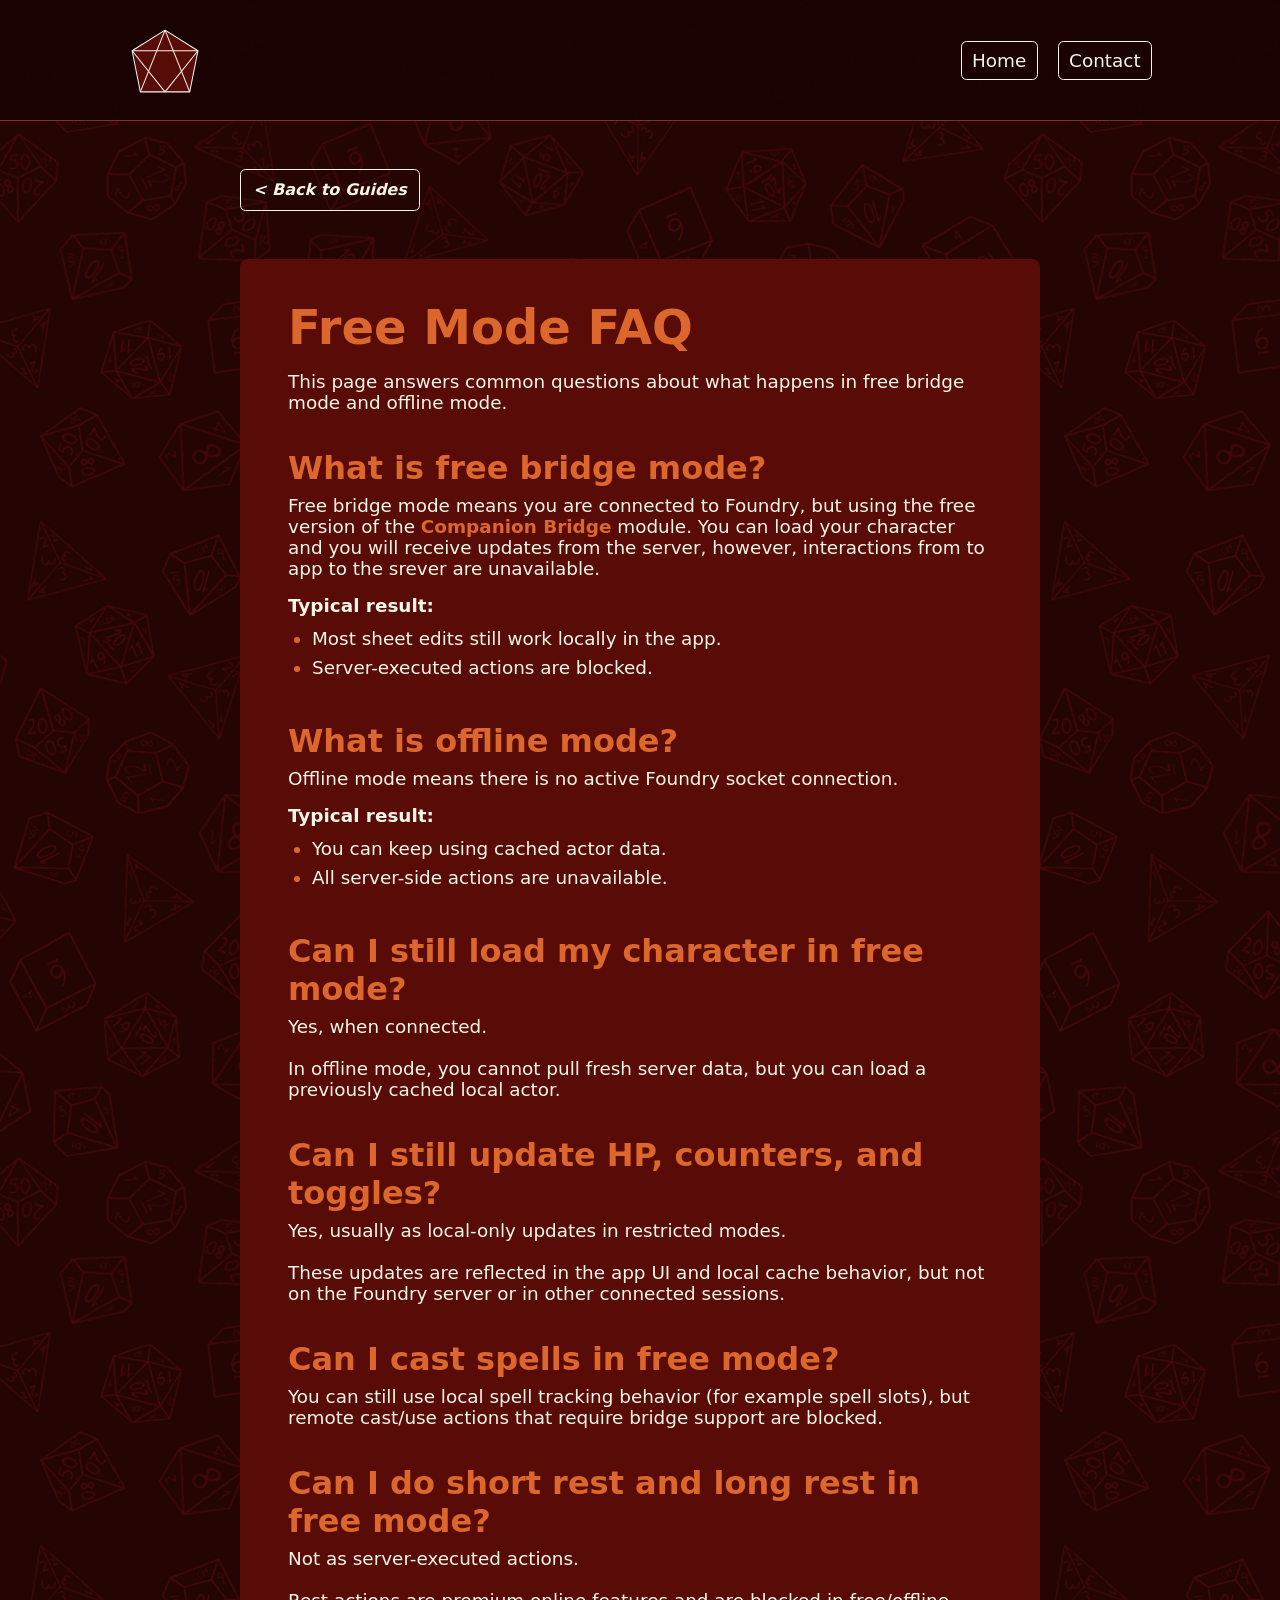
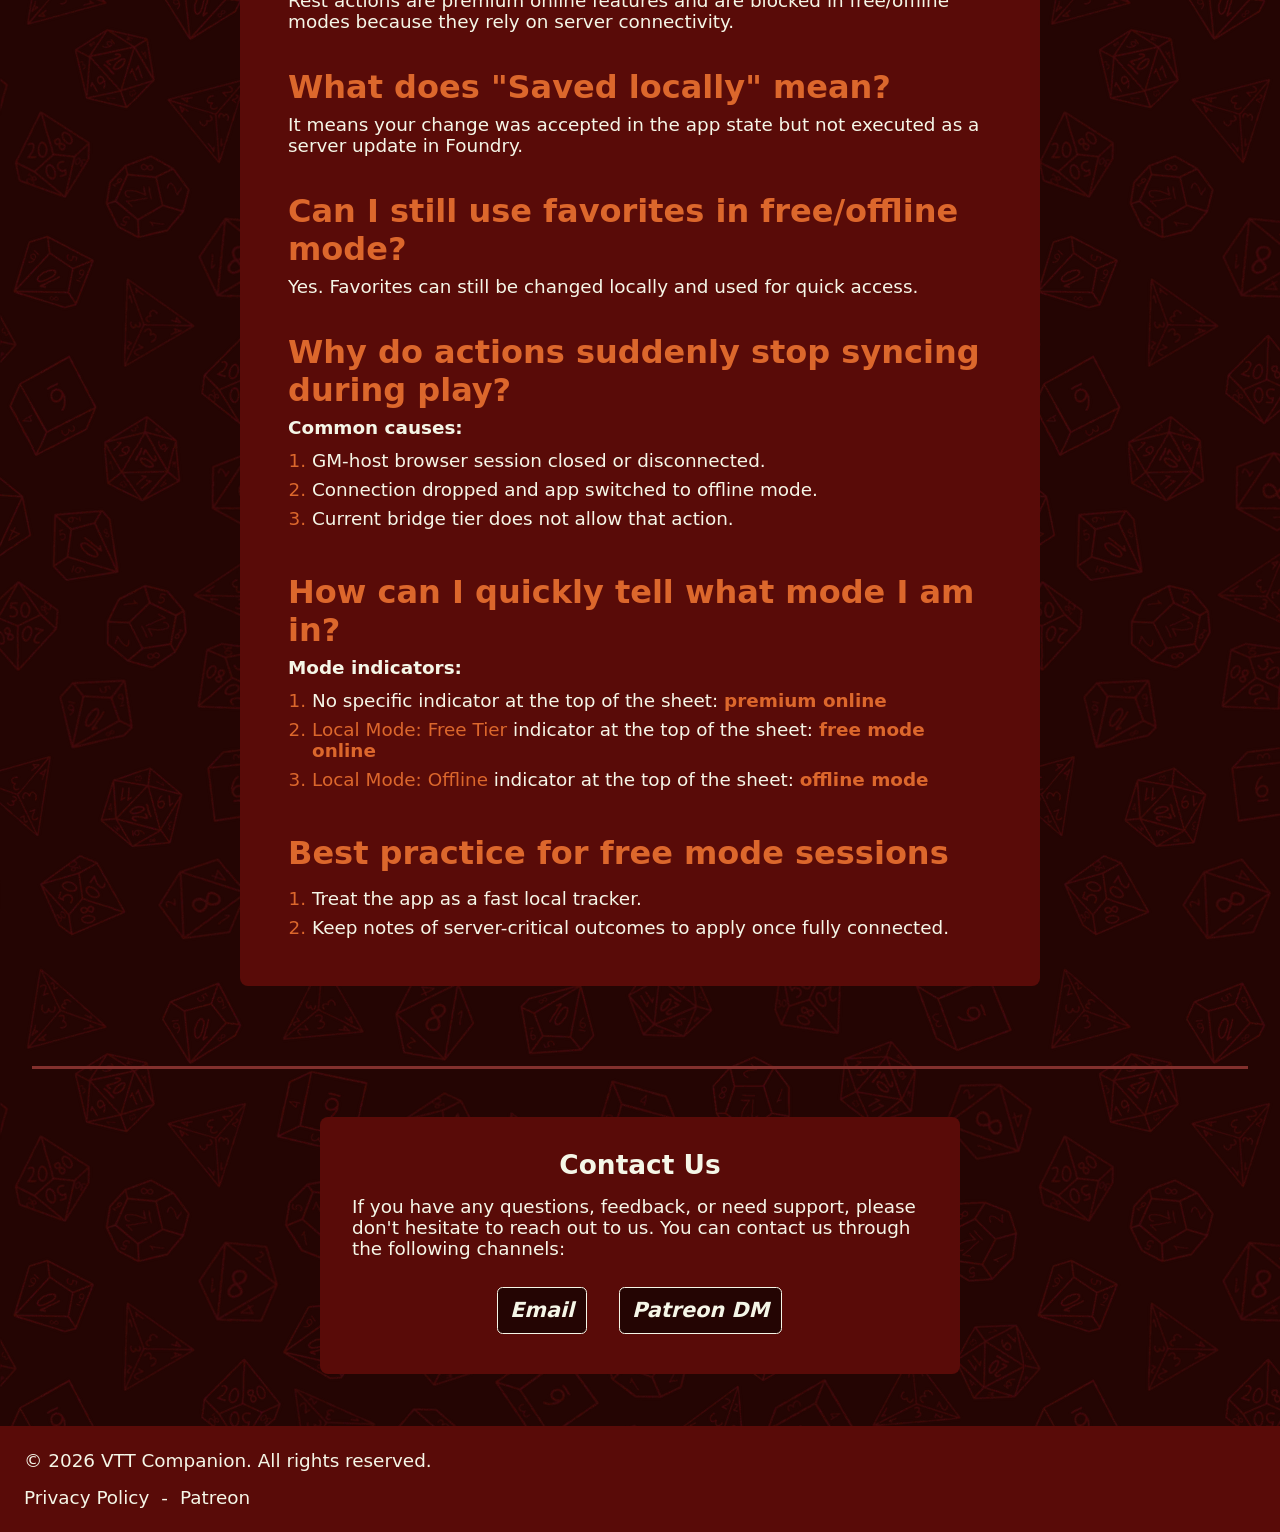
<file: free-mode-faq.html>
<!DOCTYPE html>
<html lang="en">
<head>
    <meta charset="UTF-8">
    <meta name="viewport" content="width=device-width, initial-scale=1.0" />
    <link rel="stylesheet" href="styles-min.css?v=4" />
    <title>Free Mode FAQ - VTT Companion</title>
    <meta name="description" content="Answers to common questions about using VTT Companion with the free Companion Bridge mode." />
    <link rel="icon" type="image/svg+xml" href="img/logo.svg">
    <meta name="theme-color" content="var(--bg-color)">
</head>

<body>
    <header>
        <a href="index.html" id="logo-login" class="logo">
            <svg viewBox="10 -5 175 175" xmlns="http://www.w3.org/2000/svg" aria-label="VTT Companion Logo" >
                <g fill="var(--accent-bg-1)" stroke="var(--body-txt)" stroke-width="2.5" stroke-linejoin="round" >
                    <!-- D20 Outline -->
                    <polygon points="100,10 180,60 160,160 40,160 20,60" />
                    <!-- Inner lines -->
                    <line x1="100" y1="10" x2="40" y2="160" />
                    <line x1="100" y1="10" x2="160" y2="160" />
                    <line x1="20" y1="60" x2="180" y2="60" />
                    <line x1="20" y1="60" x2="100" y2="160" />
                    <line x1="180" y1="60" x2="100" y2="160" />
                </g>

                <!-- Center letters -->
                <!-- <g fill="var(--body-txt)" font-weight="450" text-anchor="middle" dominant-baseline="middle">
                    <text x="100" y="82">V</text>
                    <text x="100" y="107">C</text>
                    <text x="100" y="132">S</text>
                </g> -->
            </svg>
        </a>
        
        <nav>
            <a href="index.html" class="nav-btn">Home</a>
            <!-- <a href="#home-info" class="nav-btn">App</a> -->
            <!-- <a href="#home-memberships" class="nav-btn">Memberships</a> -->
            <!-- <a href="#home-guides" class="nav-btn">Guides</a> -->
            <a href="#home-about-contact" class="nav-btn">Contact</a>
            <!-- <a href="https://www.patreon.com/vttcompanionapp" target="_blank" class="nav-btn">Patreon</a> -->
        </nav>
    </header>

    <main>
        <section class="guide">
            <a href="guides.html" class="a-btn next-btn">< Back to Guides</a>
        </section>

        <section class="guide info">
            <h1>Free Mode FAQ</h1>
            <p>This page answers common questions about what happens in free bridge mode and offline mode.</p>

            <!--  -->

            <h2 class="home-section-details-section-title">What is free bridge mode?</h2>
            <p>Free bridge mode means you are connected to Foundry, but using the free version of the <span class="bold">Companion Bridge</span> module. You can load your character and you will receive updates from the server, however, interactions from to app to the srever are unavailable.</p>

            <p class="bold margin-bottom-minus">Typical result:</p>
            <ul class="home-section-details-section-list">
                <li>Most sheet edits still work locally in the app.</li>
                <li>Server-executed actions are blocked.</li>
            </ul>

            <!--  -->

            <h2 class="home-section-details-section-title">What is offline mode?</h2>
            <p>Offline mode means there is no active Foundry socket connection.</p>

            <p class="bold margin-bottom-minus">Typical result:</p>
            <ul class="home-section-details-section-list">
                <li>You can keep using cached actor data.</li>
                <li>All server-side actions are unavailable.</li>
            </ul>

            <!--  -->

            <h2 class="home-section-details-section-title">Can I still load my character in free mode?</h2>
            <p>
                Yes, when connected.
                <br><br>
                In offline mode, you cannot pull fresh server data, but you can load a previously cached local actor.
            </p>

            <!--  -->

            <h2 class="home-section-details-section-title">Can I still update HP, counters, and toggles?</h2>
            <p>
                Yes, usually as local-only updates in restricted modes.
                <br><br>
                These updates are reflected in the app UI and local cache behavior, but not on the Foundry server or in other connected sessions.
            </p>

            <!--  -->

            <h2 class="home-section-details-section-title">Can I cast spells in free mode?</h2>
            <p>You can still use local spell tracking behavior (for example spell slots), but remote cast/use actions that require bridge support are blocked.</p>

            <!--  -->

            <h2 class="home-section-details-section-title">Can I do short rest and long rest in free mode?</h2>
            <p>
                Not as server-executed actions.
                <br><br>
                Rest actions are premium online features and are blocked in free/offline modes because they rely on server connectivity.            
            </p>

            <!--  -->

            <h2 class="home-section-details-section-title">What does "Saved locally" mean?</h2>
            <p>It means your change was accepted in the app state but not executed as a server update in Foundry.</p>

            <!--  -->

            <h2 class="home-section-details-section-title">Can I still use favorites in free/offline mode?</h2>
            <p>Yes. Favorites can still be changed locally and used for quick access.</p>

            <!--  -->

            <h2 class="home-section-details-section-title">Why do actions suddenly stop syncing during play?</h2>
            <p class="bold margin-bottom-minus">Common causes:</p>
            <ol class="home-section-details-section-list">
                <li>GM-host browser session closed or disconnected.</li>
                <li>Connection dropped and app switched to offline mode.</li>
                <li>Current bridge tier does not allow that action.</li>
            </ol>

            <!--  -->

            <h2 class="home-section-details-section-title">How can I quickly tell what mode I am in?</h2>
            <p class="bold margin-bottom-minus">Mode indicators:</p>
            <ol class="home-section-details-section-list">
                <li>No specific indicator at the top of the sheet: <span class="bold">premium online</span></li>
                <li><span style="font: italic;">Local Mode: Free Tier</span> indicator at the top of the sheet: <span class="bold">free mode online</span></li>
                <li><span style="font: italic;">Local Mode: Offline</span> indicator at the top of the sheet: <span class="bold">offline mode</span></li>
            </ol>

            <!--  -->

            <h2 class="home-section-details-section-title">Best practice for free mode sessions</h2>
            <ol class="home-section-details-section-list">
                <li>Treat the app as a fast local tracker.</li>
                <li>Keep notes of server-critical outcomes to apply once fully connected.</li>
            </ol>
        </section>

        <hr>

        <section id="home-about-contact">
            <div class="home-sections">
                <h3 class="home-section-intro-title contact-us-title">Contact Us</h3>
                <p>If you have any questions, feedback, or need support, please don't hesitate to reach out to us. You can contact us through the following channels:</p>
                <div class="contact-btns">
                    <a class="a-btn next-btn" href="mailto:foundrycompanionapp@gmail.com">Email</a>
                    <a class="a-btn next-btn" href="https://www.patreon.com/vttcompanionapp" target="_blank">Patreon DM</a>
                </div>
            </div>
        </section>

    </main>

    <footer>
        <p>&copy; 2026 VTT Companion. All rights reserved.</p>
        <div class="footer-links">
            <a href="privacy.html">Privacy Policy</a>
            <p>-</p>
            <a href="https://www.patreon.com/vttcompanionapp" target="_blank">Patreon</a>
        </div>
    </footer>
</body>

</html>
</file>
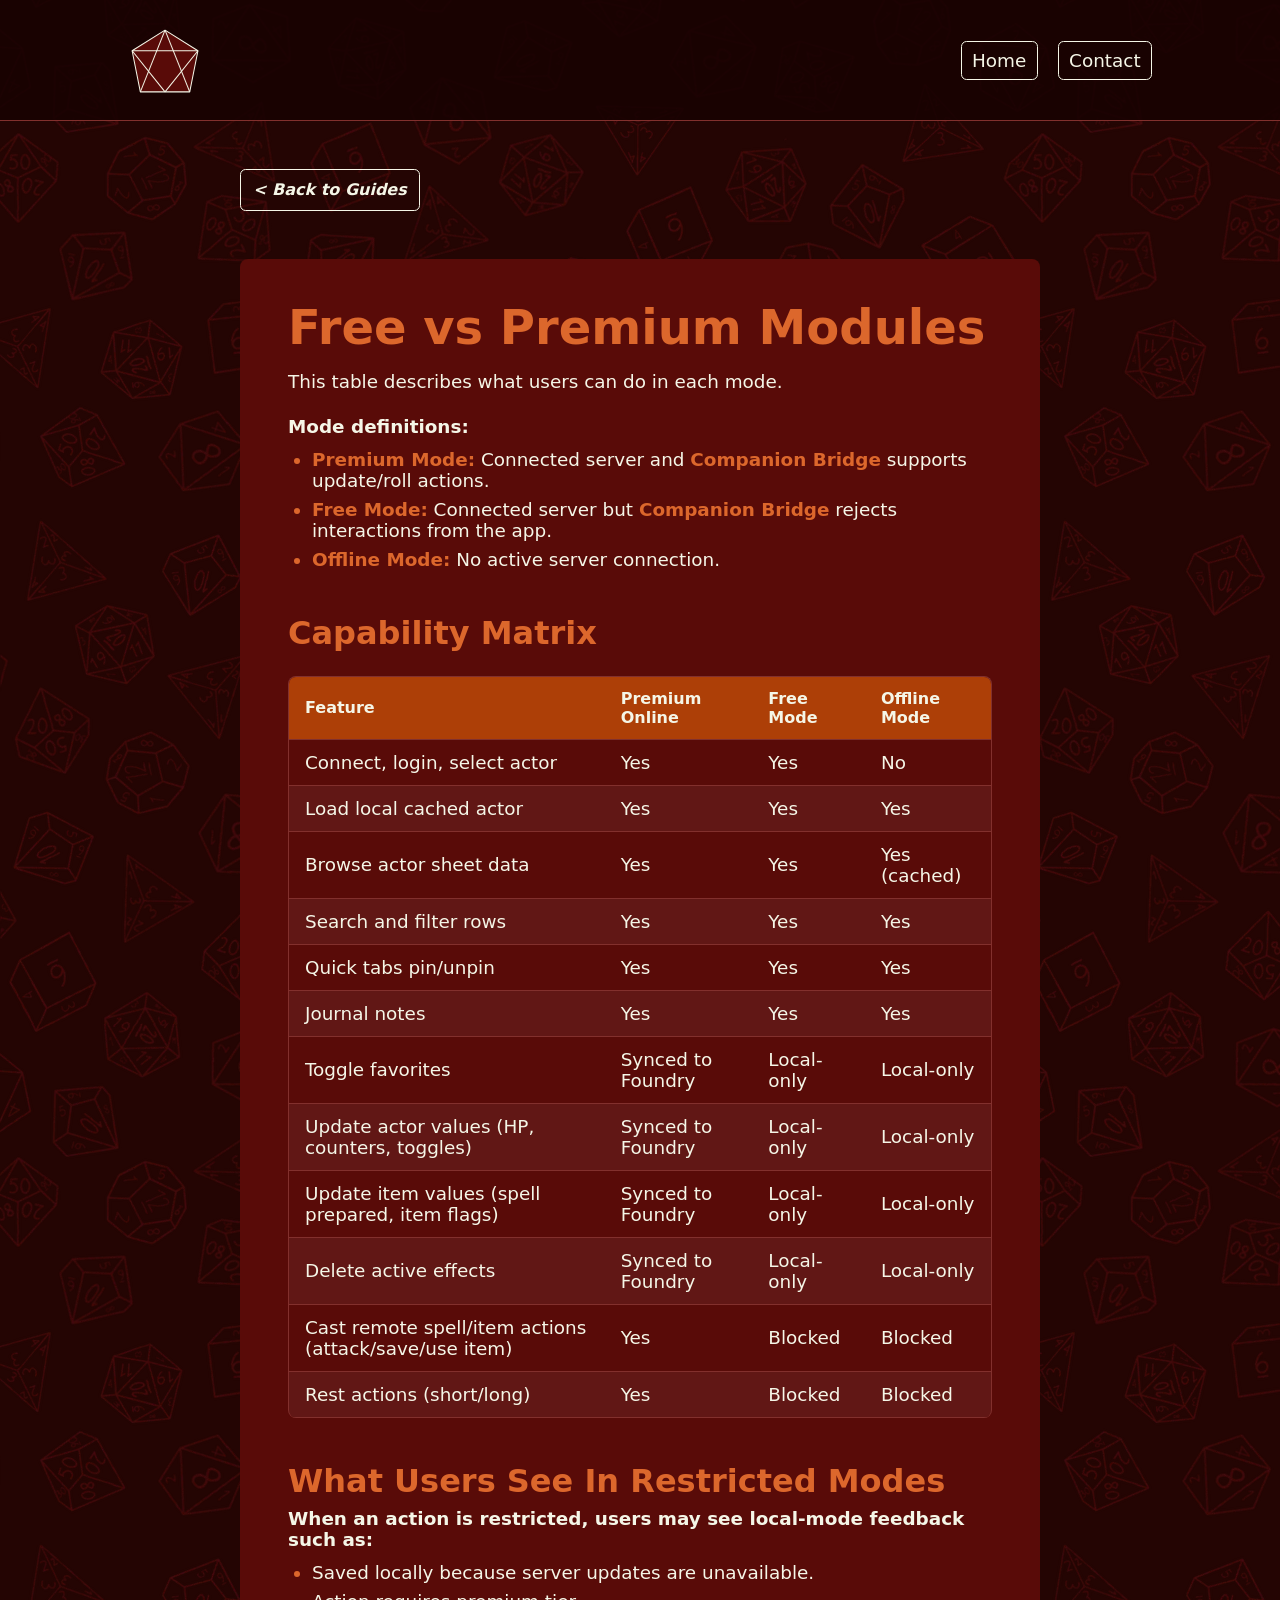
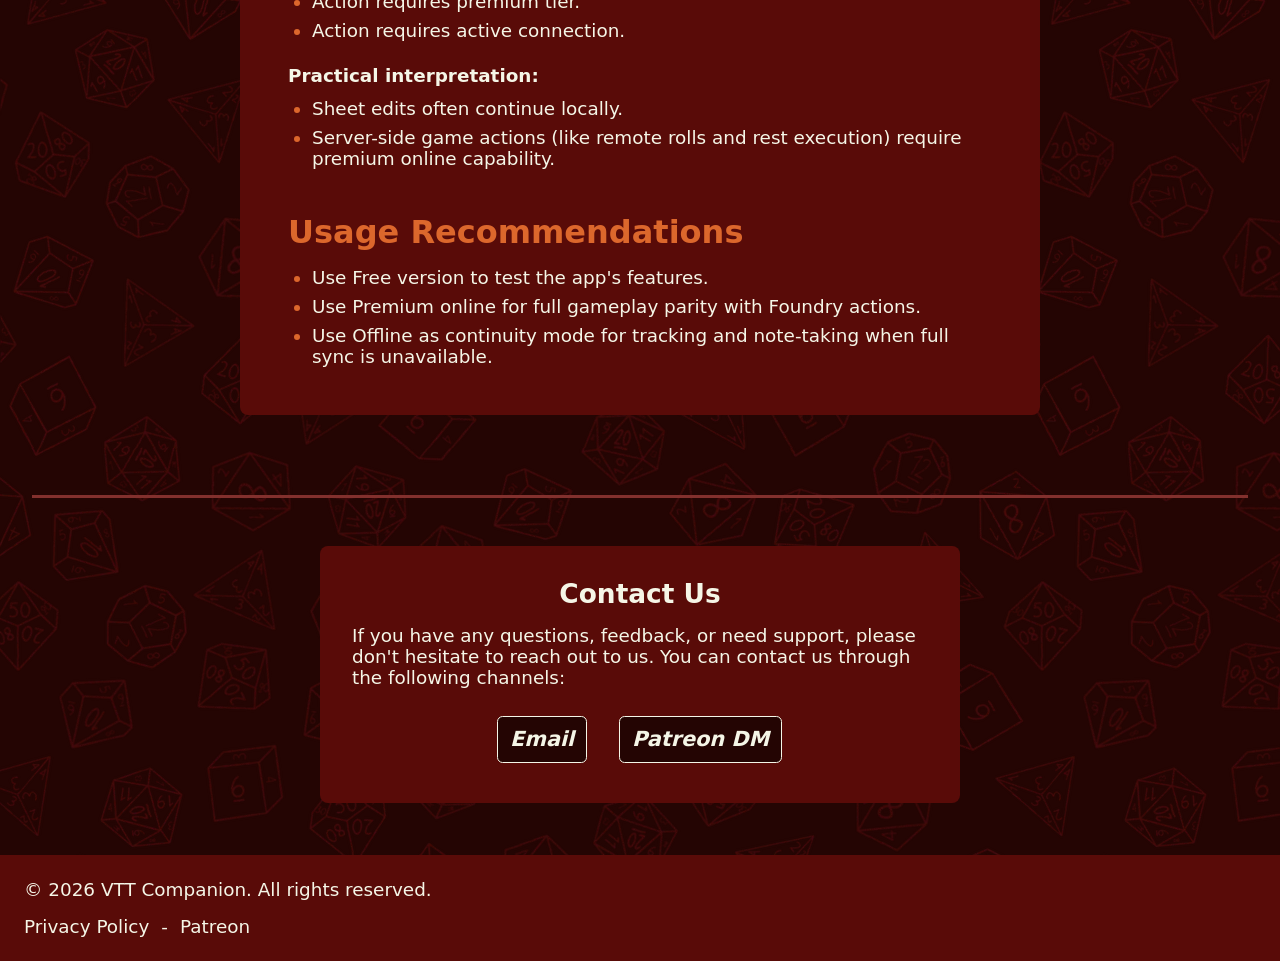
<file: free-vs-premium.html>
<!DOCTYPE html>
<html lang="en">
<head>
    <meta charset="UTF-8">
    <meta name="viewport" content="width=device-width, initial-scale=1.0" />
    <link rel="stylesheet" href="styles-min.css?v=4" />
    <title>Free vs Premium - VTT Companion</title>
    <meta name="description" content="Compare free and premium Companion Bridge capabilities for VTT Companion on Foundry VTT." />
    <link rel="icon" type="image/svg+xml" href="img/logo.svg">
    <meta name="theme-color" content="var(--bg-color)">
</head>

<body>
    <header>
        <a href="index.html" id="logo-login" class="logo">
            <svg viewBox="10 -5 175 175" xmlns="http://www.w3.org/2000/svg" aria-label="VTT Companion Logo" >
                <g fill="var(--accent-bg-1)" stroke="var(--body-txt)" stroke-width="2.5" stroke-linejoin="round" >
                    <!-- D20 Outline -->
                    <polygon points="100,10 180,60 160,160 40,160 20,60" />
                    <!-- Inner lines -->
                    <line x1="100" y1="10" x2="40" y2="160" />
                    <line x1="100" y1="10" x2="160" y2="160" />
                    <line x1="20" y1="60" x2="180" y2="60" />
                    <line x1="20" y1="60" x2="100" y2="160" />
                    <line x1="180" y1="60" x2="100" y2="160" />
                </g>

                <!-- Center letters -->
                <!-- <g fill="var(--body-txt)" font-weight="450" text-anchor="middle" dominant-baseline="middle">
                    <text x="100" y="82">V</text>
                    <text x="100" y="107">C</text>
                    <text x="100" y="132">S</text>
                </g> -->
            </svg>
        </a>
        
        <nav>
            <a href="index.html" class="nav-btn">Home</a>
            <!-- <a href="#home-info" class="nav-btn">App</a> -->
            <!-- <a href="#home-memberships" class="nav-btn">Memberships</a> -->
            <!-- <a href="#home-guides" class="nav-btn">Guides</a> -->
            <a href="#home-about-contact" class="nav-btn">Contact</a>
            <!-- <a href="https://www.patreon.com/vttcompanionapp" target="_blank" class="nav-btn">Patreon</a> -->
        </nav>
    </header>

    <main>
        <section class="guide">
            <a href="guides.html" class="a-btn next-btn">< Back to Guides</a>
        </section>

        <section class="guide info">
            <h1>Free vs Premium Modules</h1>
            <p>This table describes what users can do in each mode.</p>

            <p class="bold margin-bottom-minus margin-top-plus">Mode definitions:</p>
            <ul class="home-section-details-section-list">
                <li><span class="bold">Premium Mode:</span> Connected server and <span class="bold">Companion Bridge</span> supports update/roll actions.</li>
                <li><span class="bold">Free Mode:</span> Connected server but <span class="bold">Companion Bridge</span> rejects interactions from the app.</li>
                <li><span class="bold">Offline Mode:</span> No active server connection.</li>
            </ul>

            <!--  -->

            <h2 class="home-section-details-section-title">Capability Matrix</h2>
            <div class="table-scroll-container">
                <table>
                    <thead>
                        <tr>
                            <th>Feature</th>
                            <th>Premium Online</th>
                            <th>Free Mode</th>
                            <th>Offline Mode</th>
                        </tr>
                    </thead>
                    <tbody>
                        <tr>
                            <td>Connect, login, select actor</td>
                            <td>Yes</td>
                            <td>Yes</td>
                            <td>No</td>
                        </tr>
                        <tr>
                            <td>Load local cached actor</td>
                            <td>Yes</td>
                            <td>Yes</td>
                            <td>Yes</td>
                        </tr>
                        <tr>
                            <td>Browse actor sheet data</td>
                            <td>Yes</td>
                            <td>Yes</td>
                            <td>Yes (cached)</td>
                        </tr>
                        <tr>
                            <td>Search and filter rows</td>
                            <td>Yes</td>
                            <td>Yes</td>
                            <td>Yes</td>
                        </tr>
                        <tr>
                            <td>Quick tabs pin/unpin</td>
                            <td>Yes</td>
                            <td>Yes</td>
                            <td>Yes</td>
                        </tr>
                        <tr>
                            <td>Journal notes</td>
                            <td>Yes</td>
                            <td>Yes</td>
                            <td>Yes</td>
                        </tr>
                        <tr>
                            <td>Toggle favorites</td>
                            <td>Synced to Foundry</td>
                            <td>Local-only</td>
                            <td>Local-only</td>
                        </tr>
                        <tr>
                            <td>Update actor values (HP, counters, toggles)</td>
                            <td>Synced to Foundry</td>
                            <td>Local-only</td>
                            <td>Local-only</td>
                        </tr>
                        <tr>
                            <td>Update item values (spell prepared, item flags)</td>
                            <td>Synced to Foundry</td>
                            <td>Local-only</td>
                            <td>Local-only</td>
                        </tr>
                        <tr>
                            <td>Delete active effects</td>
                            <td>Synced to Foundry</td>
                            <td>Local-only</td>
                            <td>Local-only</td>
                        </tr>
                        <tr>
                            <td>Cast remote spell/item actions (attack/save/use item)</td>
                            <td>Yes</td>
                            <td>Blocked</td>
                            <td>Blocked</td>
                        </tr>
                        <tr>
                            <td>Rest actions (short/long)</td>
                            <td>Yes</td>
                            <td>Blocked</td>
                            <td>Blocked</td>
                        </tr>
                    </tbody>
                </table>
            </div>

            <!--  -->

            <h2 class="home-section-details-section-title">What Users See In Restricted Modes</h2>

            <p class="bold margin-bottom-minus">When an action is restricted, users may see local-mode feedback such as:</p>
            <ul class="home-section-details-section-list">
                <li>Saved locally because server updates are unavailable.</li>
                <li>Action requires premium tier.</li>
                <li>Action requires active connection.</li>
            </ul>

            <p class="bold margin-bottom-minus">Practical interpretation:</p>
            <ul class="home-section-details-section-list">
                <li>Sheet edits often continue locally.</li>
                <li>Server-side game actions (like remote rolls and rest execution) require premium online capability.</li>
            </ul>

            <!--  -->

            <h2 class="home-section-details-section-title">Usage Recommendations</h2>
            <ul class="home-section-details-section-list">
                <li>Use Free version to test the app's features.</li>
                <li>Use Premium online for full gameplay parity with Foundry actions.</li>
                <li>Use Offline as continuity mode for tracking and note-taking when full sync is unavailable.</li>
            </ul>
        </section>

        <hr>

        <section id="home-about-contact">
            <div class="home-sections">
                <h3 class="home-section-intro-title contact-us-title">Contact Us</h3>
                <p>If you have any questions, feedback, or need support, please don't hesitate to reach out to us. You can contact us through the following channels:</p>
                <div class="contact-btns">
                    <a class="a-btn next-btn" href="mailto:foundrycompanionapp@gmail.com">Email</a>
                    <a class="a-btn next-btn" href="https://www.patreon.com/vttcompanionapp" target="_blank">Patreon DM</a>
                </div>
            </div>
        </section>

    </main>

    <footer>
        <p>&copy; 2026 VTT Companion. All rights reserved.</p>
        <div class="footer-links">
            <a href="privacy.html">Privacy Policy</a>
            <p>-</p>
            <a href="https://www.patreon.com/vttcompanionapp" target="_blank">Patreon</a>
        </div>
    </footer>
</body>

</html>
</file>
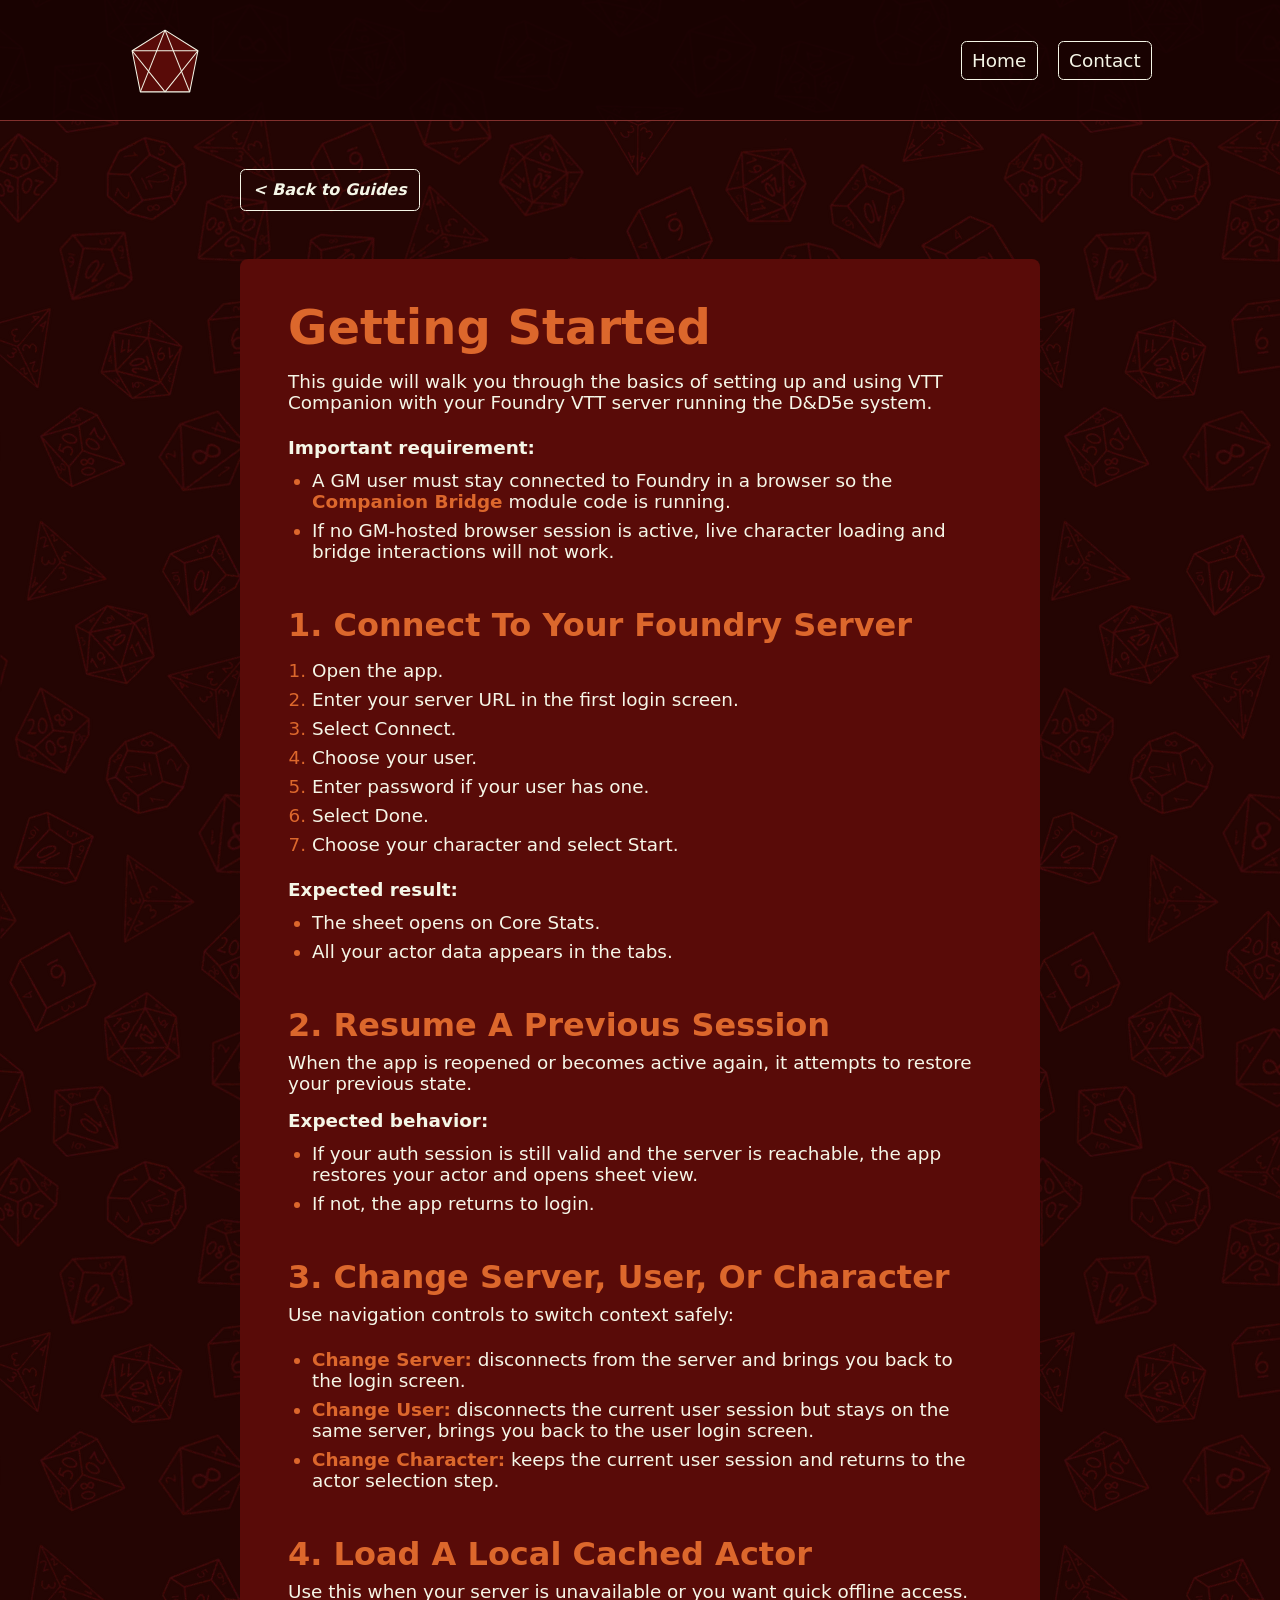
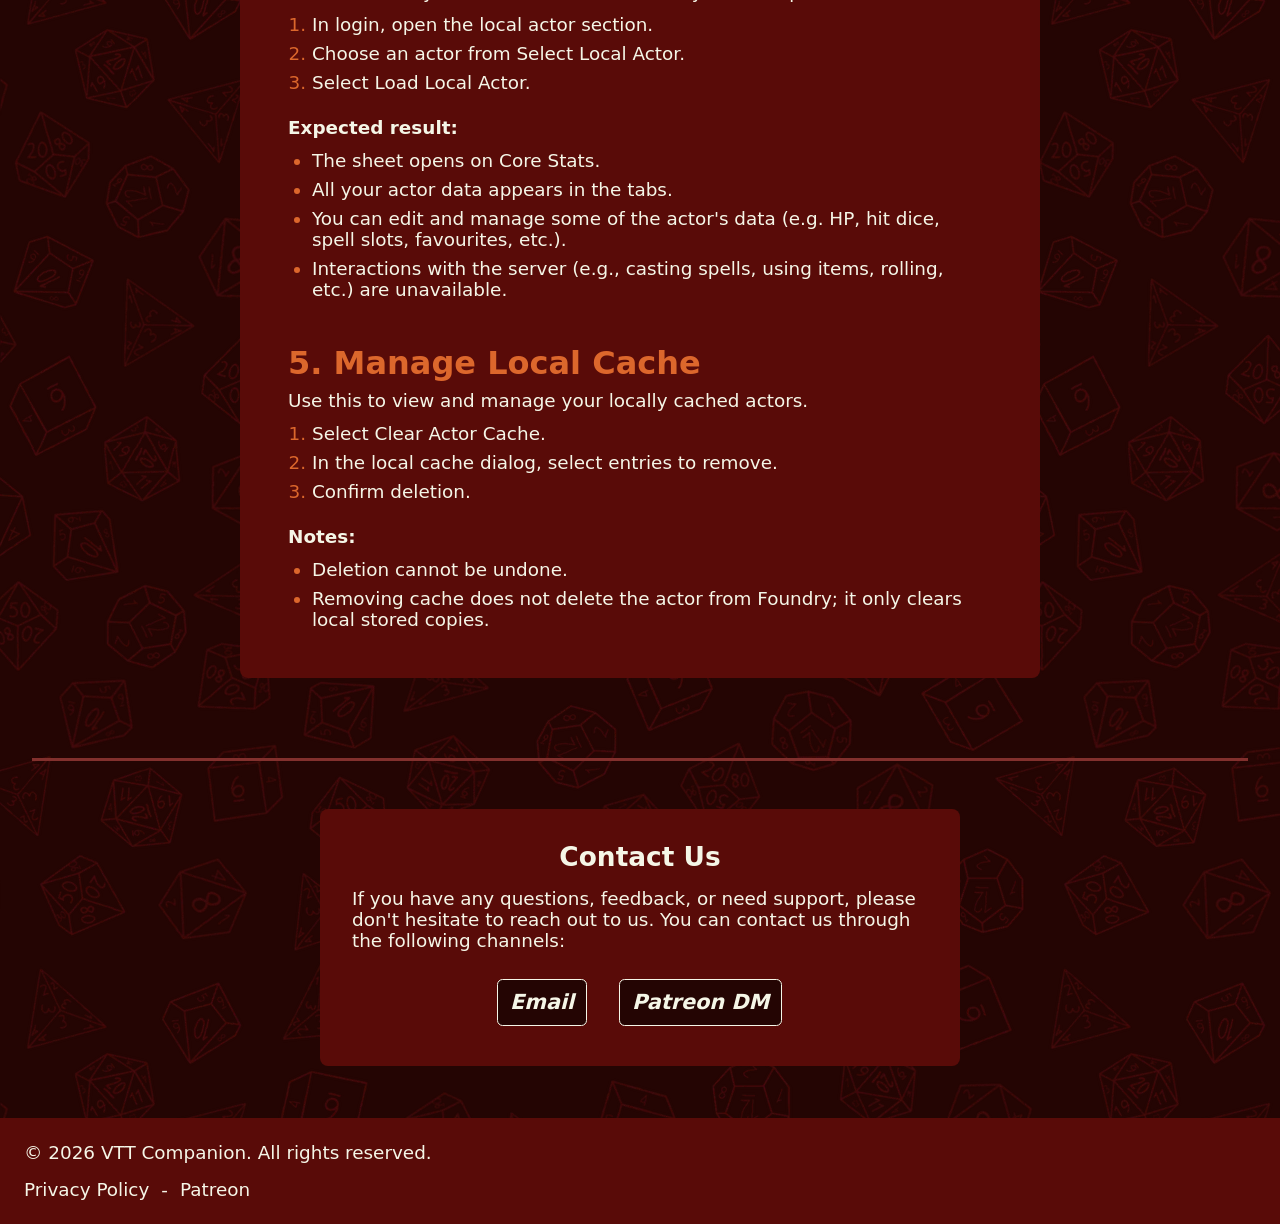
<file: getting-started.html>
<!DOCTYPE html>
<html lang="en">
<head>
    <meta charset="UTF-8">
    <meta name="viewport" content="width=device-width, initial-scale=1.0" />
    <link rel="stylesheet" href="styles-min.css?v=4" />
    <title>Getting Started - VTT Companion</title>
    <meta name="description" content="Learn how to connect VTT Companion to your Foundry VTT D&D5e game and start playing on mobile." />
    <link rel="icon" type="image/svg+xml" href="img/logo.svg">
    <meta name="theme-color" content="var(--bg-color)">
</head>

<body>
    <header>
        <a href="index.html" id="logo-login" class="logo">
            <svg viewBox="10 -5 175 175" xmlns="http://www.w3.org/2000/svg" aria-label="VTT Companion Logo" >
                <g fill="var(--accent-bg-1)" stroke="var(--body-txt)" stroke-width="2.5" stroke-linejoin="round" >
                    <!-- D20 Outline -->
                    <polygon points="100,10 180,60 160,160 40,160 20,60" />
                    <!-- Inner lines -->
                    <line x1="100" y1="10" x2="40" y2="160" />
                    <line x1="100" y1="10" x2="160" y2="160" />
                    <line x1="20" y1="60" x2="180" y2="60" />
                    <line x1="20" y1="60" x2="100" y2="160" />
                    <line x1="180" y1="60" x2="100" y2="160" />
                </g>

                <!-- Center letters -->
                <!-- <g fill="var(--body-txt)" font-weight="450" text-anchor="middle" dominant-baseline="middle">
                    <text x="100" y="82">V</text>
                    <text x="100" y="107">C</text>
                    <text x="100" y="132">S</text>
                </g> -->
            </svg>
        </a>
        
        <nav>
            <a href="index.html" class="nav-btn">Home</a>
            <!-- <a href="#home-info" class="nav-btn">App</a> -->
            <!-- <a href="#home-memberships" class="nav-btn">Memberships</a> -->
            <!-- <a href="#home-guides" class="nav-btn">Guides</a> -->
            <a href="#home-about-contact" class="nav-btn">Contact</a>
            <!-- <a href="https://www.patreon.com/vttcompanionapp" target="_blank" class="nav-btn">Patreon</a> -->
        </nav>
    </header>

    <main>
        <section class="guide">
            <a href="guides.html" class="a-btn next-btn">< Back to Guides</a>
        </section>

        <section class="guide info">
            <h1>Getting Started</h1>
            <p>This guide will walk you through the basics of setting up and using VTT Companion with your Foundry VTT server running the D&D5e system.</p>

            <p class="bold margin-bottom-minus margin-top-plus">Important requirement:</p>
            <ul class="home-section-details-section-list">
                <li>A GM user must stay connected to Foundry in a browser so the <span class="bold">Companion Bridge</span> module code is running.</li>
                <li>If no GM-hosted browser session is active, live character loading and bridge interactions will not work.</li>
            </ul>

            <!--  -->

            <h2 class="home-section-details-section-title">1. Connect To Your Foundry Server</h2>
            <ol class="home-section-details-section-list">
                <li>Open the app.</li>
                <li>Enter your server URL in the first login screen.</li>
                <li>Select Connect.</li>
                <li>Choose your user.</li>
                <li>Enter password if your user has one.</li>
                <li>Select Done.</li>
                <li>Choose your character and select Start.</li>
            </ol>

            <p class="bold margin-bottom-minus">Expected result:</p>
            <ul class="home-section-details-section-list">
                <li>The sheet opens on Core Stats.</li>
                <li>All your actor data appears in the tabs.</li>
            </ul>

            <!--  -->

            <h2 class="home-section-details-section-title">2. Resume A Previous Session</h2>
            <p>When the app is reopened or becomes active again, it attempts to restore your previous state.</p>

            <p class="bold margin-bottom-minus">Expected behavior:</p>
            <ul class="home-section-details-section-list">
                <li>If your auth session is still valid and the server is reachable, the app restores your actor and opens sheet view.</li>
                <li>If not, the app returns to login.</li>
            </ul>

            <!--  -->

            <h2 class="home-section-details-section-title">3. Change Server, User, Or Character</h2>
            <p >Use navigation controls to switch context safely:</p>
            <ul class="home-section-details-section-list">
                <li><span class="bold">Change Server:</span>  disconnects from the server and brings you back to the login screen.</li>
                <li><span class="bold">Change User:</span> disconnects the current user session but stays on the same server, brings you back to the user login screen.</li>
                <li><span class="bold">Change Character:</span> keeps the current user session and returns to the actor selection step.</li>
            </ul>

            <!--  -->

            <h2 class="home-section-details-section-title">4. Load A Local Cached Actor</h2>
            <p class="margin-bottom-minus">Use this when your server is unavailable or you want quick offline access.</p>
            <ol class="home-section-details-section-list">
                <li>In login, open the local actor section.</li>
                <li>Choose an actor from Select Local Actor.</li>
                <li>Select Load Local Actor.</li>
            </ol>

            <p class="bold margin-bottom-minus">Expected result:</p>
            <ul class="home-section-details-section-list">
                <li>The sheet opens on Core Stats.</li>
                <li>All your actor data appears in the tabs.</li>
                <li>You can edit and manage some of the actor's data (e.g. HP, hit dice, spell slots, favourites, etc.).</li>
                <li>Interactions with the server (e.g., casting spells, using items, rolling, etc.) are unavailable.</li>
            </ul>

            <!--  -->

            <h2 class="home-section-details-section-title">5. Manage Local Cache</h2>
            <p class="margin-bottom-minus">Use this to view and manage your locally cached actors.</p>
            <ol class="home-section-details-section-list">
                <li>Select Clear Actor Cache.</li>
                <li>In the local cache dialog, select entries to remove.</li>
                <li>Confirm deletion.</li>
            </ol>

            <p class="bold margin-bottom-minus">Notes:</p>
            <ul class="home-section-details-section-list">
                <li>Deletion cannot be undone.</li>
                <li>Removing cache does not delete the actor from Foundry; it only clears local stored copies.</li>
            </ul>
        </section>

        <hr>

        <section id="home-about-contact">
            <div class="home-sections">
                <h3 class="home-section-intro-title contact-us-title">Contact Us</h3>
                <p>If you have any questions, feedback, or need support, please don't hesitate to reach out to us. You can contact us through the following channels:</p>
                <div class="contact-btns">
                    <a class="a-btn next-btn" href="mailto:foundrycompanionapp@gmail.com">Email</a>
                    <a class="a-btn next-btn" href="https://www.patreon.com/vttcompanionapp" target="_blank">Patreon DM</a>
                </div>
            </div>
        </section>

    </main>

    <footer>
        <p>&copy; 2026 VTT Companion. All rights reserved.</p>
        <div class="footer-links">
            <a href="privacy.html">Privacy Policy</a>
            <p>-</p>
            <a href="https://www.patreon.com/vttcompanionapp" target="_blank">Patreon</a>
        </div>
    </footer>
</body>

</html>
</file>
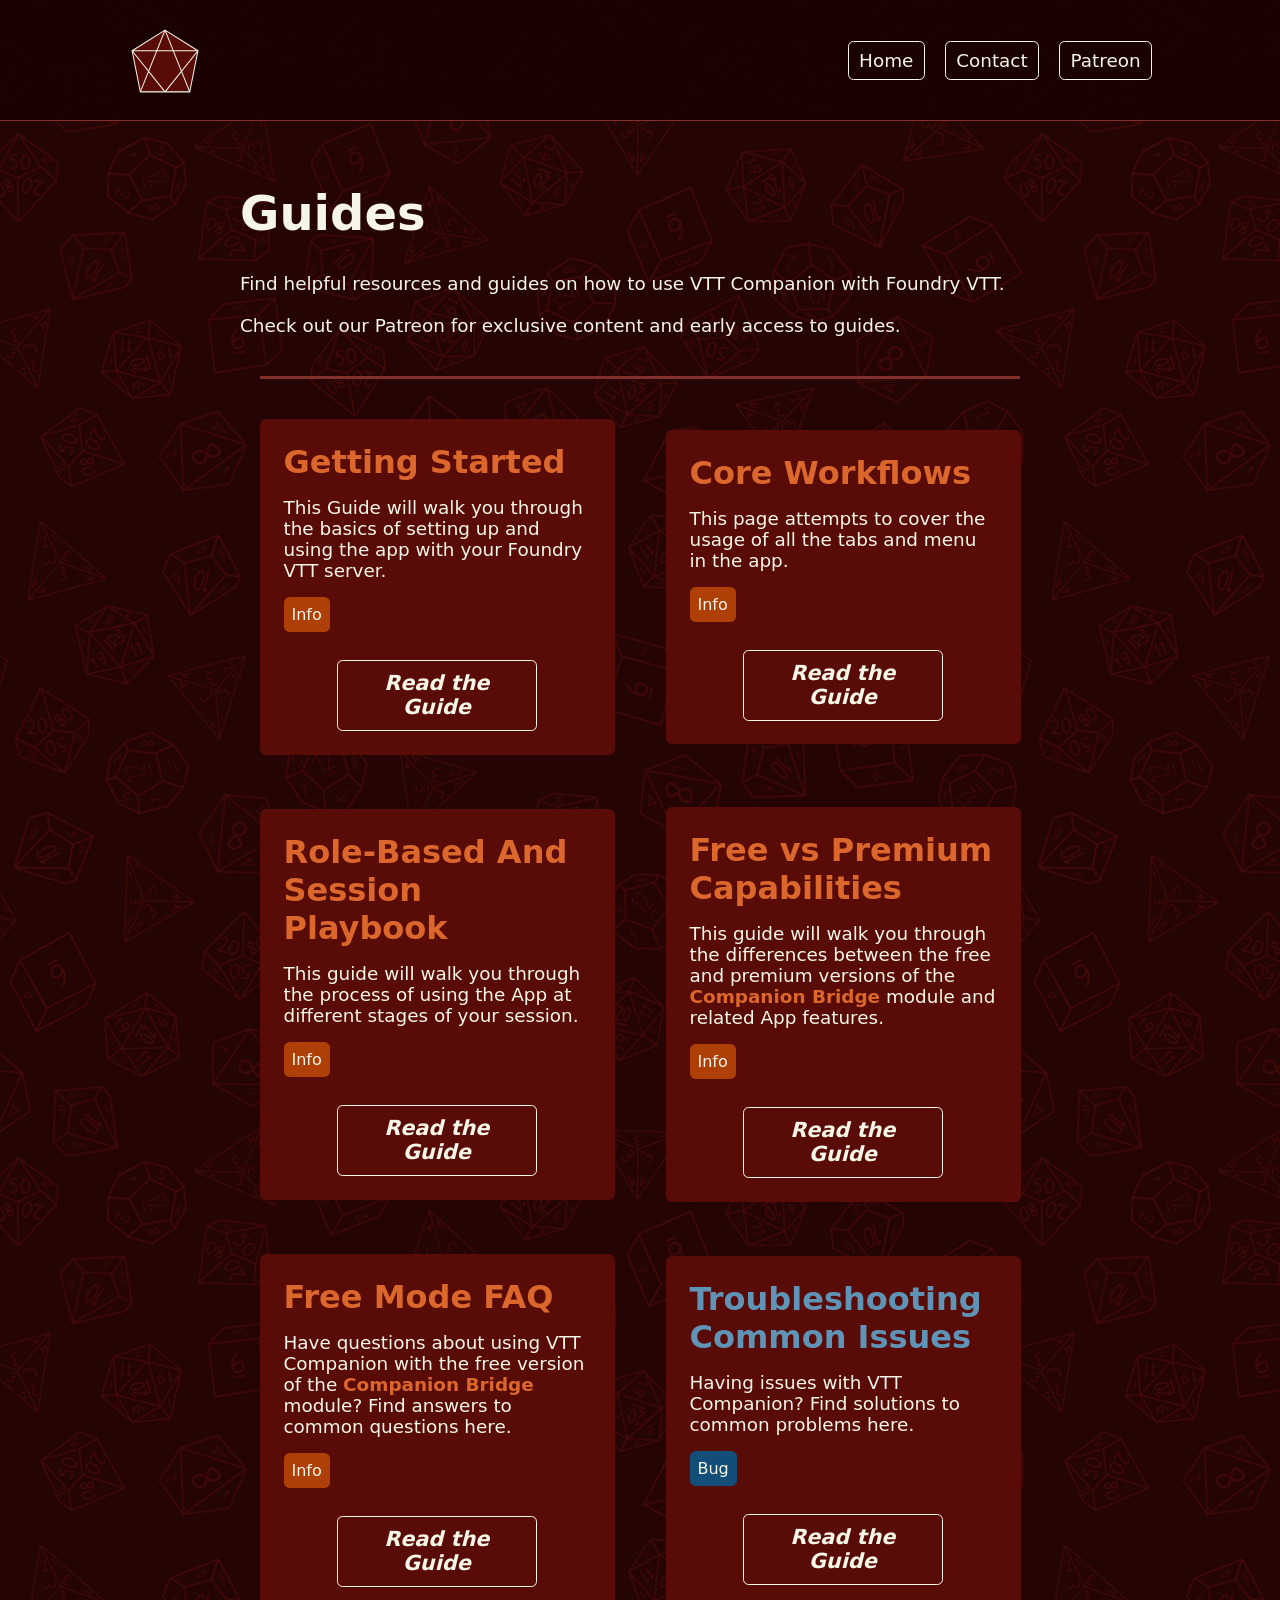
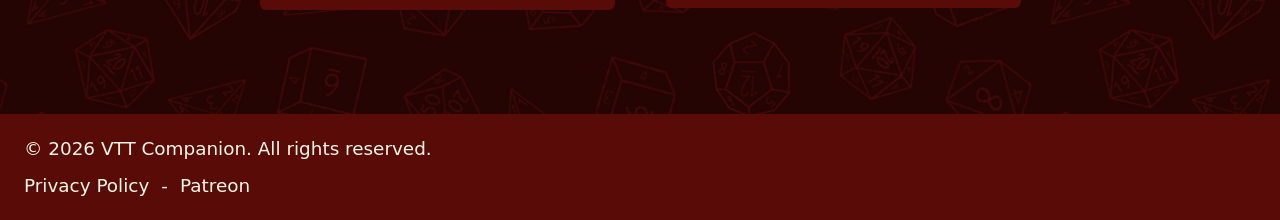
<file: guides.html>
<!DOCTYPE html>
<html lang="en">
<head>
    <meta charset="UTF-8">
    <meta name="viewport" content="width=device-width, initial-scale=1.0" />
    <link rel="stylesheet" href="styles-min.css?v=4" />
    <title>Guides - VTT Companion</title>
    <meta name="description" content="Guides for setting up and using VTT Companion with Foundry VTT." />
    <link rel="icon" type="image/svg+xml" href="img/logo.svg">
    <meta name="theme-color" content="var(--bg-color)">
</head>

<body>
    <header>
        <a href="index.html" id="logo-login" class="logo">
            <svg viewBox="10 -5 175 175" xmlns="http://www.w3.org/2000/svg" aria-label="VTT Companion Logo" >
                <g fill="var(--accent-bg-1)" stroke="var(--body-txt)" stroke-width="2.5" stroke-linejoin="round" >
                    <!-- D20 Outline -->
                    <polygon points="100,10 180,60 160,160 40,160 20,60" />
                    <!-- Inner lines -->
                    <line x1="100" y1="10" x2="40" y2="160" />
                    <line x1="100" y1="10" x2="160" y2="160" />
                    <line x1="20" y1="60" x2="180" y2="60" />
                    <line x1="20" y1="60" x2="100" y2="160" />
                    <line x1="180" y1="60" x2="100" y2="160" />
                </g>

                <!-- Center letters -->
                <!-- <g fill="var(--body-txt)" font-weight="450" text-anchor="middle" dominant-baseline="middle">
                    <text x="100" y="82">V</text>
                    <text x="100" y="107">C</text>
                    <text x="100" y="132">S</text>
                </g> -->
            </svg>
        </a>
        
        <nav>
            <a href="index.html" class="nav-btn">Home</a>
            <!-- <a href="#home-info" class="nav-btn">App</a> -->
            <!-- <a href="#home-memberships" class="nav-btn">Memberships</a> -->
            <!-- <a href="#home-guides" class="nav-btn">Guides</a> -->
            <a href="#home-about-contact" class="nav-btn">Contact</a>
            <a href="https://www.patreon.com/vttcompanionapp" target="_blank" class="nav-btn">Patreon</a>
        </nav>
    </header>

    <main>
        <section id="guides">
            <h1 class="home-section-intro-title">Guides</h1>
            <p>Find helpful resources and guides on how to use VTT Companion with Foundry VTT.
                <br><br>
                Check out our <a href="https://www.patreon.com/vttcompanionapp" target="_blank">Patreon</a> for exclusive content and early access to guides.
            </p>

            <hr>

            <div id="guides-section">
                <div class="home-section-details-section info">
                    <h2 class="home-section-title">Getting Started</h2>
                    <p>This Guide will walk you through the basics of setting up and using the app with your Foundry VTT server.</p>
                    <div class="tags">
                        <p class="tag">Info</p>
                    </div>
                    <a href="getting-started.html" class="a-btn next-btn">Read the Guide</a>
                </div>

                <div class="home-section-details-section info">
                    <h2 class="home-section-title">Core Workflows</h2>
                    <p>This page attempts to cover the usage of all the tabs and menu in the app.</p>
                    <div class="tags">
                        <p class="tag">Info</p>
                    </div>
                    <a href="core-workflows.html" class="a-btn next-btn">Read the Guide</a>
                </div>

                <div class="home-section-details-section info">
                    <h2 class="home-section-title">Role-Based And Session Playbook</h2>
                    <p>This guide will walk you through the process of using the App at different stages of your session.</p>
                    <div class="tags">
                        <p class="tag">Info</p>
                    </div>
                    <a href="role-based-session-playbook.html" class="a-btn next-btn">Read the Guide</a>
                </div>

                <div class="home-section-details-section info">
                    <h2 class="home-section-title">Free vs Premium Capabilities</h2>
                    <p>This guide will walk you through the differences between the free and premium versions of the <span class="bold">Companion Bridge</span> module and related App features.</p>
                    <div class="tags">
                        <p class="tag">Info</p>
                    </div>
                    <a href="free-vs-premium.html" class="a-btn next-btn">Read the Guide</a>
                </div>

                <div class="home-section-details-section info">
                    <h2 class="home-section-title">Free Mode FAQ</h2>
                    <p>Have questions about using VTT Companion with the free version of the <span class="bold">Companion Bridge</span> module? Find answers to common questions here.</p>
                    <div class="tags">
                        <p class="tag">Info</p>
                    </div>
                    <a href="free-mode-faq.html" class="a-btn next-btn">Read the Guide</a>
                </div>

                <div class="home-section-details-section bug">
                    <h2 class="home-section-title">Troubleshooting Common Issues</h2>
                    <p>Having issues with VTT Companion? Find solutions to common problems here.</p>
                    <div class="tags">
                        <p class="tag">Bug</p>
                    </div>
                    <a href="troubleshooting.html" class="a-btn next-btn">Read the Guide</a>
                </div>
            </div>

        </section>
    </main>

    <footer>
        <p>&copy; 2026 VTT Companion. All rights reserved.</p>
        <div class="footer-links">
            <a href="privacy.html">Privacy Policy</a>
            <p>-</p>
            <a href="https://www.patreon.com/vttcompanionapp" target="_blank">Patreon</a>
        </div>
    </footer>
</body>
</html>
</file>
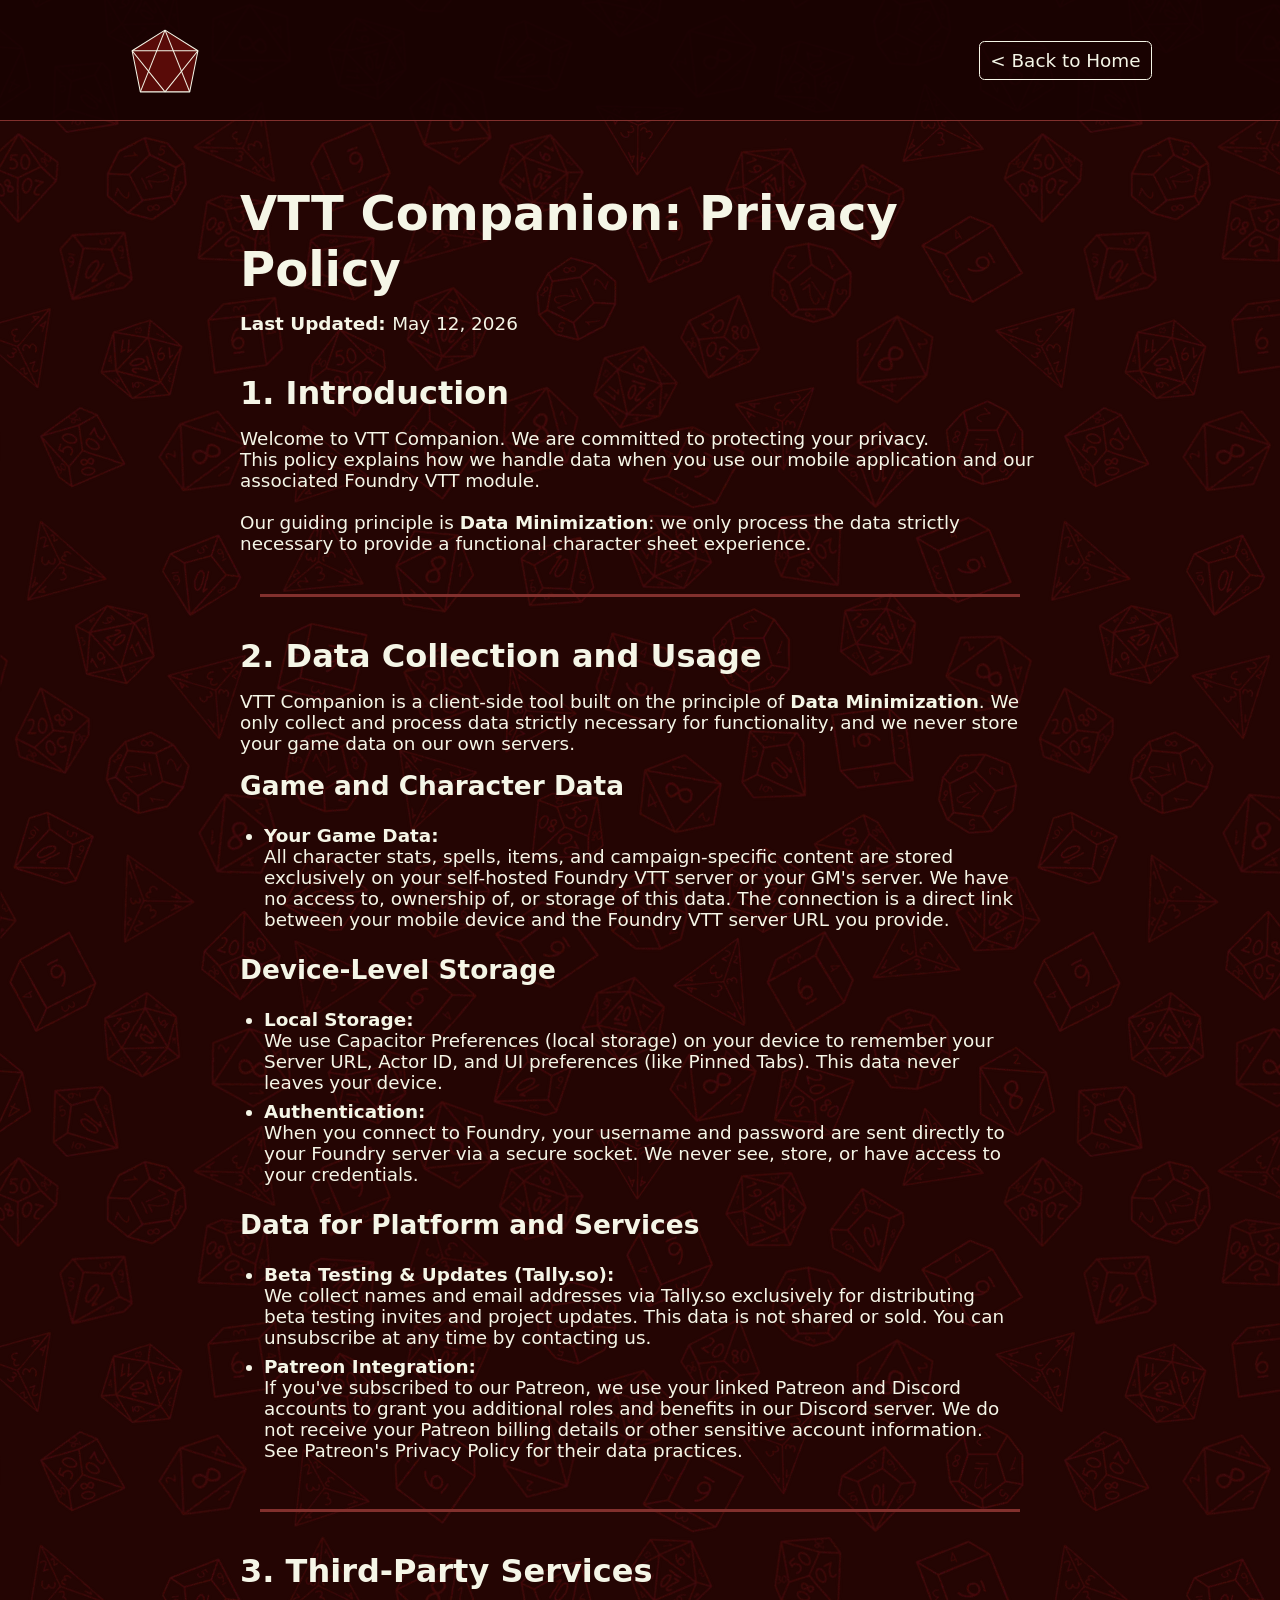
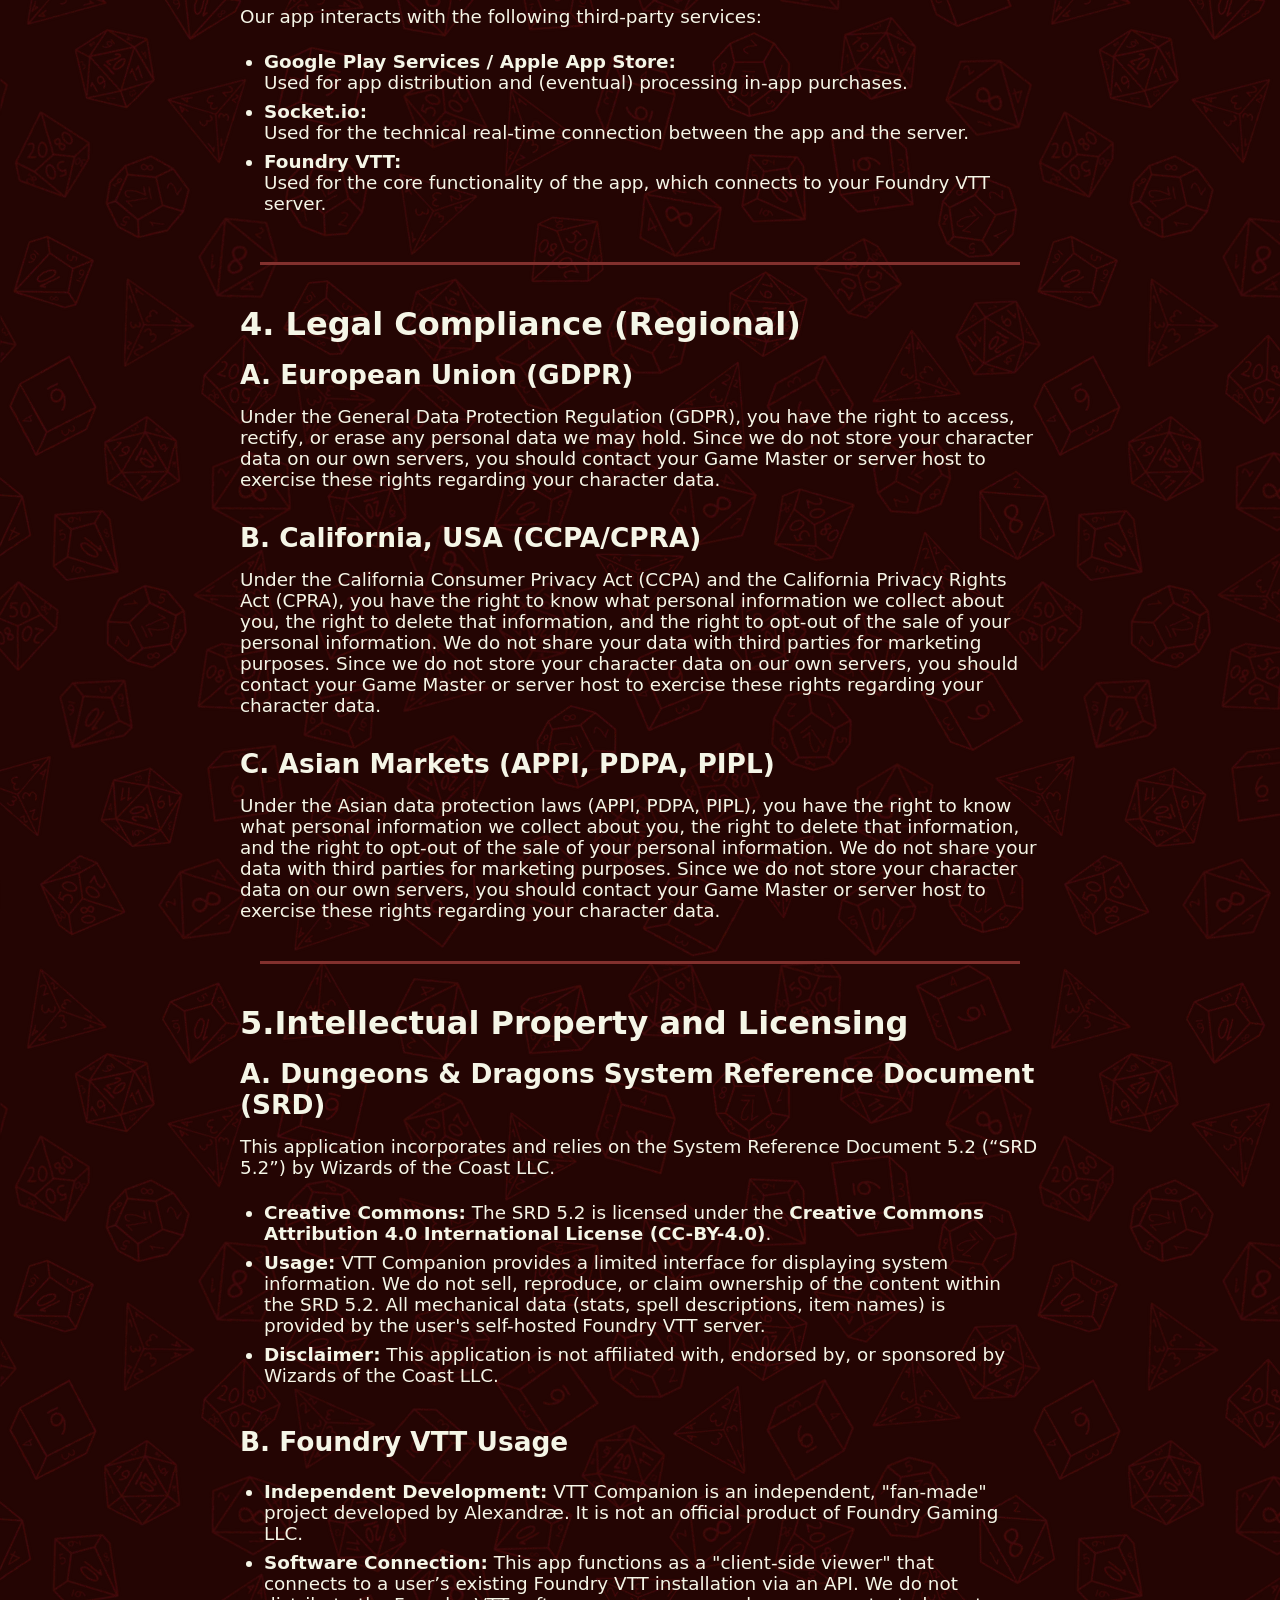
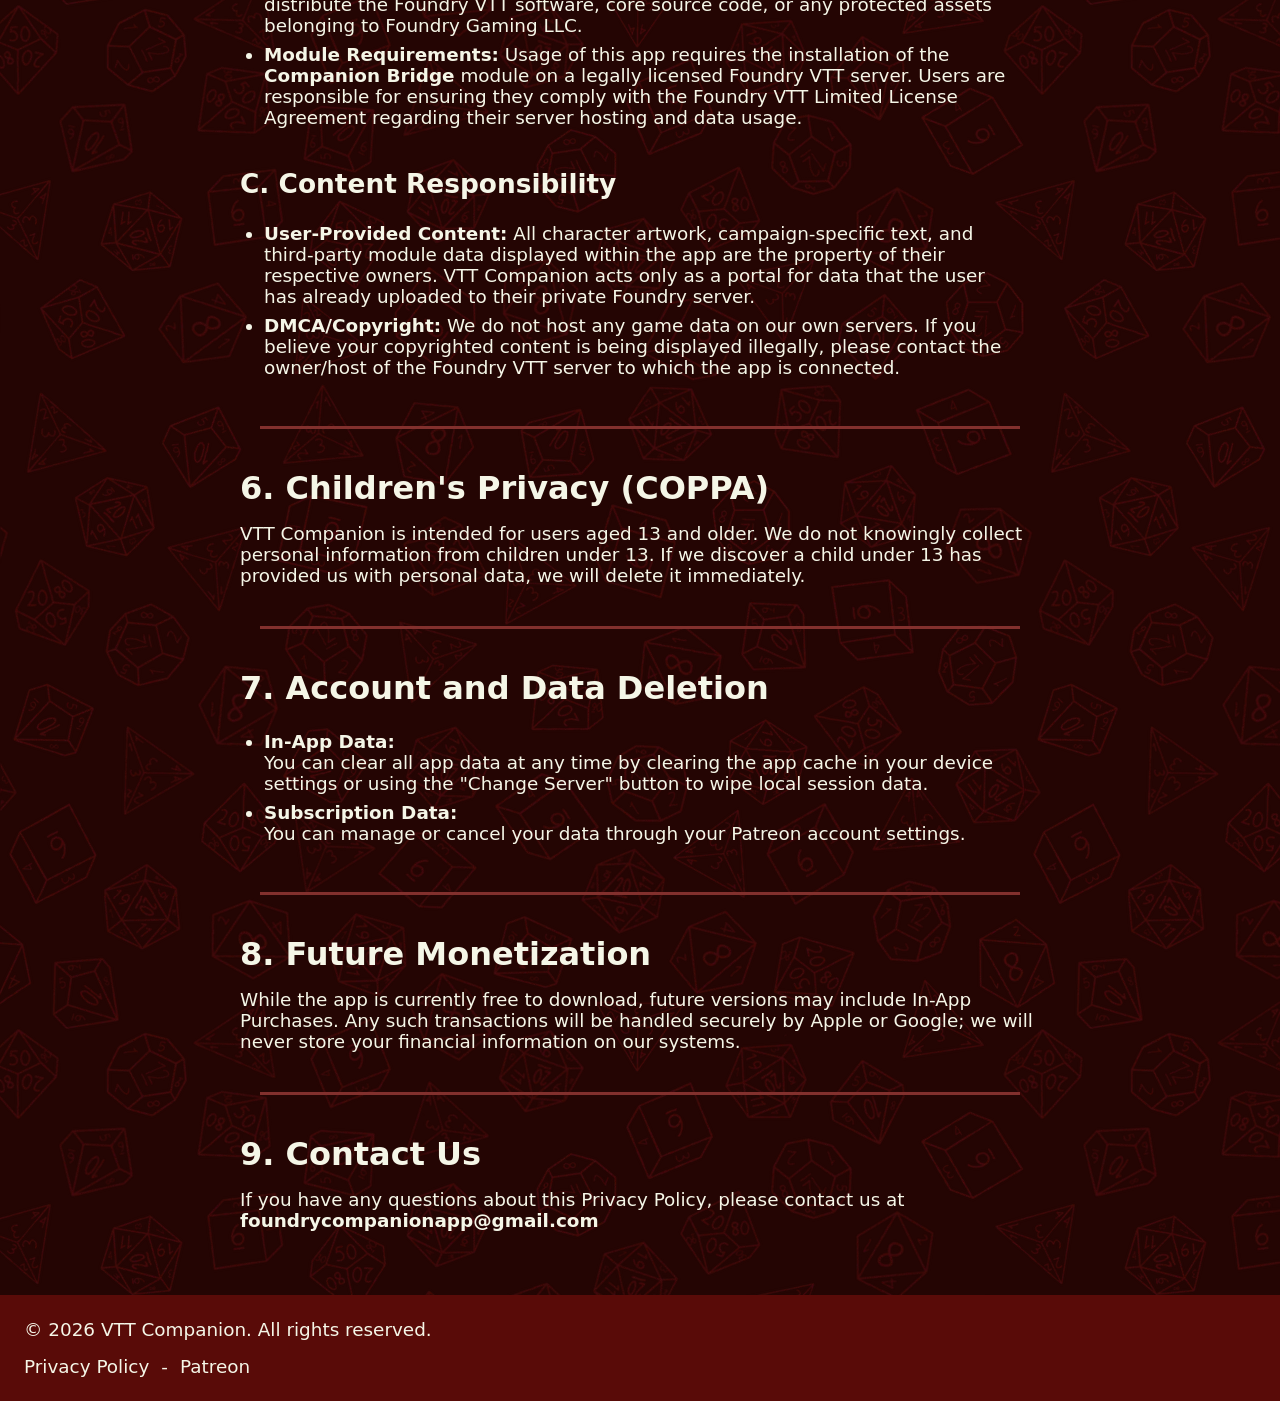
<file: privacy.html>
<!DOCTYPE html>
<html lang="en">
<head>
    <meta charset="UTF-8">
    <meta name="viewport" content="width=device-width, initial-scale=1.0" />
    <link rel="stylesheet" href="styles-min.css?v=3" />
    <title>Privacy Policy - VTT Companion</title>
    <meta name="description" content="Our privacy policy outlines how we collect, use, and protect your personal information." />

    <link rel="icon" type="image/svg+xml" href="img/logo.svg">
    <meta name="theme-color" content="var(--bg-color)">
</head>

<body>
    <header>
        <a href="index.html" id="logo-login" class="logo">
            <svg viewBox="10 -5 175 175" xmlns="http://www.w3.org/2000/svg" aria-label="VTT Companion Logo" >
                <g fill="var(--accent-bg-1)" stroke="var(--body-txt)" stroke-width="2.5" stroke-linejoin="round" >
                    <!-- D20 Outline -->
                    <polygon points="100,10 180,60 160,160 40,160 20,60" />
                    <!-- Inner lines -->
                    <line x1="100" y1="10" x2="40" y2="160" />
                    <line x1="100" y1="10" x2="160" y2="160" />
                    <line x1="20" y1="60" x2="180" y2="60" />
                    <line x1="20" y1="60" x2="100" y2="160" />
                    <line x1="180" y1="60" x2="100" y2="160" />
                </g>

                <!-- Center letters -->
                <!-- <g fill="var(--body-txt)" font-weight="450" text-anchor="middle" dominant-baseline="middle">
                    <text x="100" y="82">V</text>
                    <text x="100" y="107">C</text>
                    <text x="100" y="132">S</text>
                </g> -->
            </svg>
        </a>
        
        <nav>
            <!-- <a href="index.html" class="nav-btn">Home</a> -->
            <a href="index.html" class="nav-btn">< Back to Home</a>
            <!-- <a href="#home-info" class="nav-btn">App</a> -->
            <!-- <a href="#home-memberships" class="nav-btn">Memberships</a> -->
            <!-- <a href="#home-guides" class="nav-btn">Guides</a> -->
            <!-- <a href="#home-about-contact" class="nav-btn">Contact</a> -->
            <!-- <a href="https://www.patreon.com/vttcompanionapp" target="_blank" class="nav-btn">Patreon</a> -->
        </nav>
    </header>

    <main>
        <section id="privacy-section">
            <h1>VTT Companion: Privacy Policy</h1>
            <p><span class="bold">Last Updated: </span>May 12, 2026</p>

            <h2>1. Introduction</h2>
            <p>
                Welcome to VTT Companion. We are committed to protecting your privacy.
                <br>
                This policy explains how we handle data when you use our mobile application and our associated Foundry VTT module.
                <br><br>
                Our guiding principle is <span class="bold">Data Minimization</span>: we only process the data strictly necessary to provide a functional character sheet experience.
            </p>

            <hr>

            <h2>2. Data Collection and Usage</h2>
            <p>VTT Companion is a client-side tool built on the principle of <span class="bold">Data Minimization</span>. We only collect and process data strictly necessary for functionality, and we never store your game data on our own servers.</p>
            
            <h3>Game and Character Data</h3>
            <ul class="home-section-details-section-list">
                <li><span class="bold">Your Game Data:</span> <br>All character stats, spells, items, and campaign-specific content are stored exclusively on your self-hosted Foundry VTT server or your GM's server. We have no access to, ownership of, or storage of this data. The connection is a direct link between your mobile device and the Foundry VTT server URL you provide.</li>
            </ul>

            <h3>Device-Level Storage</h3>
            <ul class="home-section-details-section-list">
                <li><span class="bold">Local Storage:</span> <br>We use Capacitor Preferences (local storage) on your device to remember your Server URL, Actor ID, and UI preferences (like Pinned Tabs). This data never leaves your device.</li>
                <li><span class="bold">Authentication:</span> <br>When you connect to Foundry, your username and password are sent directly to your Foundry server via a secure socket. We never see, store, or have access to your credentials.</li>
            </ul>

            <h3>Data for Platform and Services</h3>
            <ul class="home-section-details-section-list">
                <li><span class="bold">Beta Testing & Updates (Tally.so):</span> <br>We collect names and email addresses via Tally.so exclusively for distributing beta testing invites and project updates. This data is not shared or sold. You can unsubscribe at any time by contacting us.</li>
                <li><span class="bold">Patreon Integration:</span> <br>If you've subscribed to our Patreon, we use your linked Patreon and Discord accounts to grant you additional roles and benefits in our Discord server. We do not receive your Patreon billing details or other sensitive account information. See <a href="https://www.patreon.com/privacy" target="_blank" rel="noopener noreferrer">Patreon's Privacy Policy</a> for their data practices.</li>
            </ul>
            <hr>

            <h2>3. Third-Party Services</h2>
            <p>Our app interacts with the following third-party services:</p>
            <ul class="home-section-details-section-list">
                <li><span class="bold">Google Play Services / Apple App Store:</span> <br>Used for app distribution and (eventual) processing in-app purchases.</li>
                <li><span class="bold">Socket.io:</span> <br>Used for the technical real-time connection between the app and the server.</li>
                <li><span class="bold">Foundry VTT:</span> <br>Used for the core functionality of the app, which connects to your Foundry VTT server.</li>
            </ul>

            <hr>

            <h2>4. Legal Compliance (Regional)</h2>
            <h3>A. European Union (GDPR)</h3>
            <p class="margin">Under the General Data Protection Regulation (GDPR), you have the right to access, rectify, or erase any personal data we may hold. Since we do not store your character data on our own servers, you should contact your Game Master or server host to exercise these rights regarding your character data.</p>

            <h3>B. California, USA (CCPA/CPRA)</h3>
            <p class="margin">Under the California Consumer Privacy Act (CCPA) and the California Privacy Rights Act (CPRA), you have the right to know what personal information we collect about you, the right to delete that information, and the right to opt-out of the sale of your personal information. We do not share your data with third parties for marketing purposes. Since we do not store your character data on our own servers, you should contact your Game Master or server host to exercise these rights regarding your character data.</p>

            <h3>C. Asian Markets (APPI, PDPA, PIPL)</h3>
            <p>Under the Asian data protection laws (APPI, PDPA, PIPL), you have the right to know what personal information we collect about you, the right to delete that information, and the right to opt-out of the sale of your personal information. We do not share your data with third parties for marketing purposes. Since we do not store your character data on our own servers, you should contact your Game Master or server host to exercise these rights regarding your character data.</p>

            <hr>

            <h2>5.Intellectual Property and Licensing</h2>
                <h3>A. Dungeons & Dragons System Reference Document (SRD)</h3>
                <p>This application incorporates and relies on the System Reference Document 5.2 (“SRD 5.2”) by Wizards of the Coast LLC.</p>
                <ul class="home-section-details-section-list margin">
                    <li><span class="bold">Creative Commons:</span> The SRD 5.2 is licensed under the <span class="bold">Creative Commons Attribution 4.0 International License (CC-BY-4.0)</span>.</li>
                    <li><span class="bold">Usage:</span> VTT Companion provides a limited interface for displaying system information. We do not sell, reproduce, or claim ownership of the content within the SRD 5.2. All mechanical data (stats, spell descriptions, item names) is provided by the user's self-hosted Foundry VTT server.</li>
                    <li><span class="bold">Disclaimer:</span> This application is not affiliated with, endorsed by, or sponsored by Wizards of the Coast LLC.</li>
                </ul>

                <h3>B. Foundry VTT Usage</h3>
                <ul class="home-section-details-section-list margin">
                    <li><span class="bold">Independent Development:</span> VTT Companion is an independent, "fan-made" project developed by Alexandræ. It is not an official product of Foundry Gaming LLC.</li>
                    <li><span class="bold">Software Connection:</span> This app functions as a "client-side viewer" that connects to a user’s existing Foundry VTT installation via an API. We do not distribute the Foundry VTT software, core source code, or any protected assets belonging to Foundry Gaming LLC.</li>
                    <li><span class="bold">Module Requirements:</span> Usage of this app requires the installation of the <span class="bold">Companion Bridge</span> module on a legally licensed Foundry VTT server. Users are responsible for ensuring they comply with the Foundry VTT Limited License Agreement regarding their server hosting and data usage.</li>
                </ul>

                <h3>C. Content Responsibility</h3>
                <ul class="home-section-details-section-list">
                    <li><span class="bold">User-Provided Content:</span> All character artwork, campaign-specific text, and third-party module data displayed within the app are the property of their respective owners. VTT Companion acts only as a portal for data that the user has already uploaded to their private Foundry server.</li>
                    <li><span class="bold">DMCA/Copyright:</span> We do not host any game data on our own servers. If you believe your copyrighted content is being displayed illegally, please contact the owner/host of the Foundry VTT server to which the app is connected.</li>
                </ul>
            <hr>

            <h2>6. Children's Privacy (COPPA)</h2>
            <p>VTT Companion is intended for users aged 13 and older. We do not knowingly collect personal information from children under 13. If we discover a child under 13 has provided us with personal data, we will delete it immediately.</p>

            <hr>
           
            <h2>7. Account and Data Deletion</h2>
            <ul class="home-section-details-section-list">
                <li><span class="bold">In-App Data:</span> <br>You can clear all app data at any time by clearing the app cache in your device settings or using the "Change Server" button to wipe local session data.</li>
                <li><span class="bold">Subscription Data:</span> <br>You can manage or cancel your data through your Patreon account settings.</li>
            </ul>

            <hr>
            
            <h2>8. Future Monetization</h2>
            <p>While the app is currently free to download, future versions may include In-App Purchases. Any such transactions will be handled securely by Apple or Google; we will never store your financial information on our systems.</p>

            <hr>
            
            <h2>9. Contact Us</h2>
            <p>If you have any questions about this Privacy Policy, please contact us at <a href="mailto:foundrycompanionapp@gmail.com"><span class="bold">foundrycompanionapp@gmail.com</span></a></p>    
        </section>
        
    </main>


    <footer>
        <p>&copy; 2026 VTT Companion. All rights reserved.</p>
        <div class="footer-links">
            <a href="privacy.html">Privacy Policy</a>
            <p>-</p>
            <a href="https://www.patreon.com/vttcompanionapp" target="_blank">Patreon</a>
        </div>
    </footer>
</body>

</html>
</file>
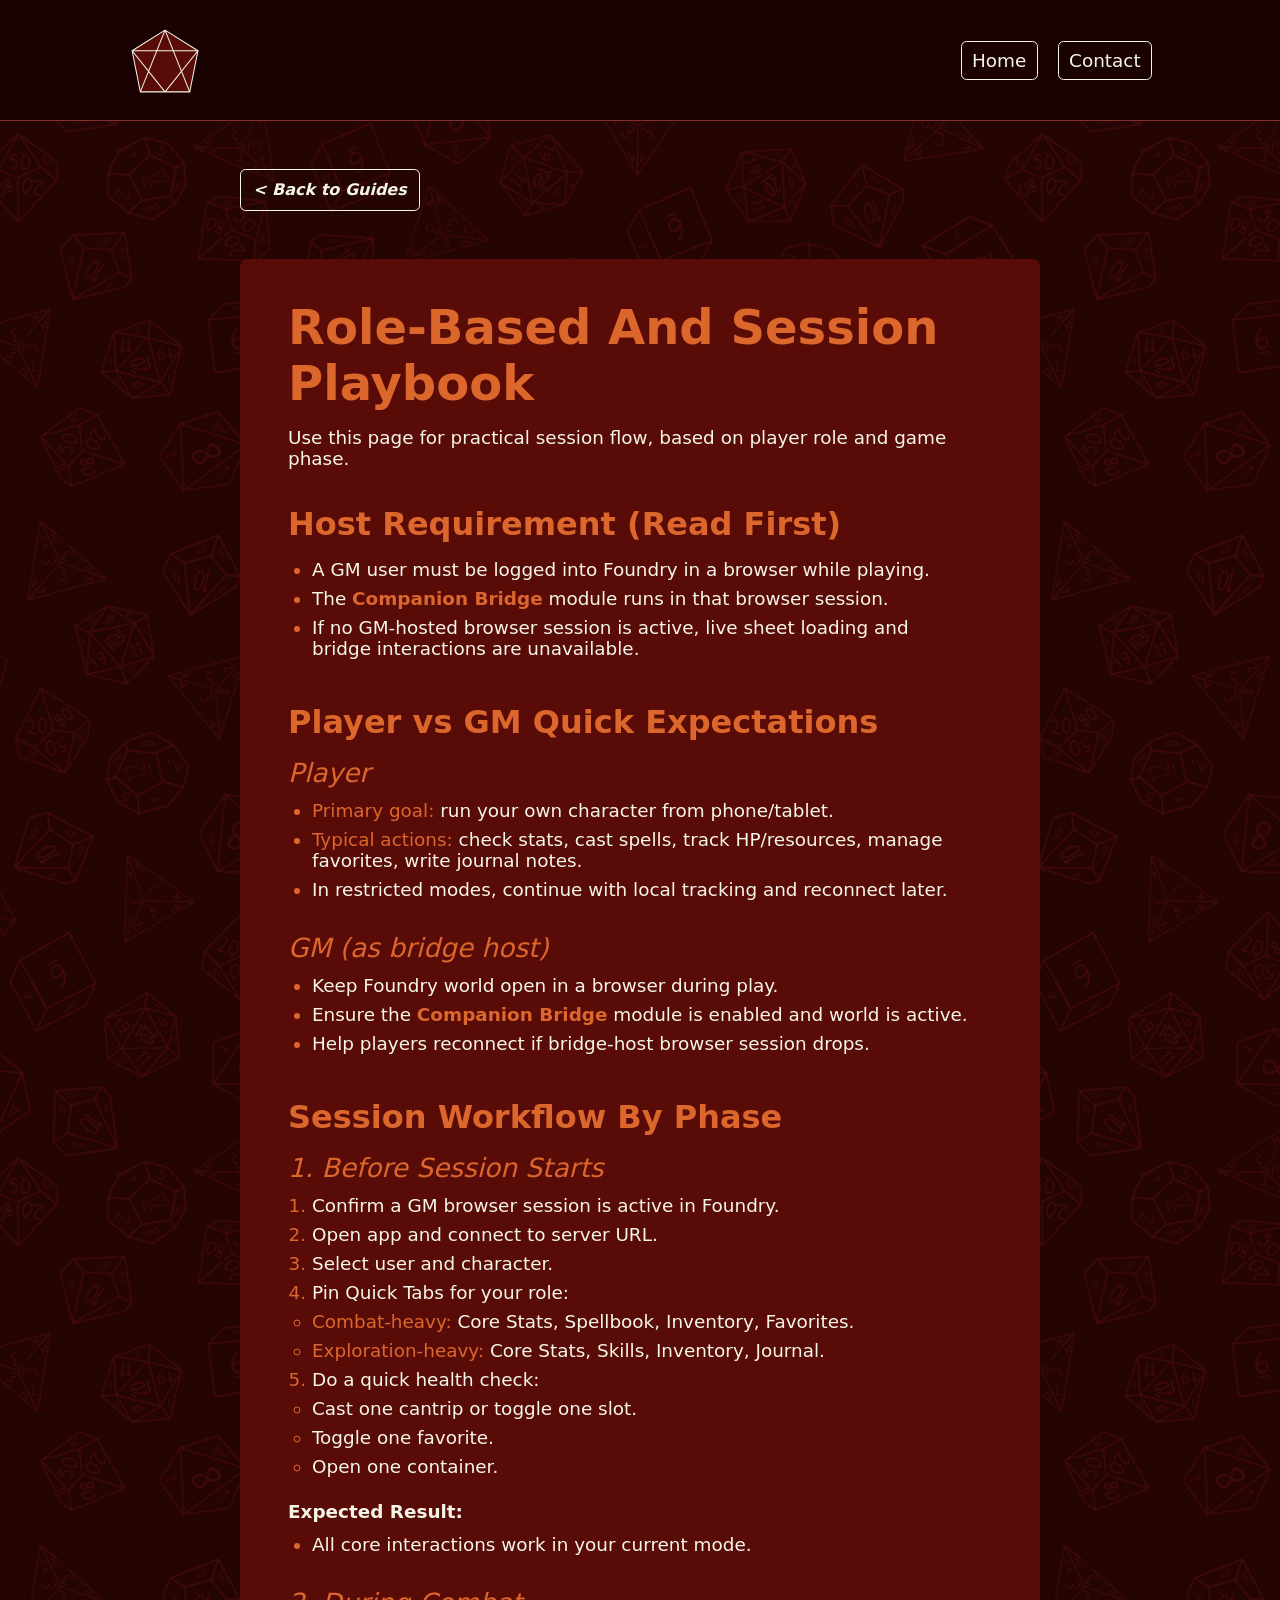
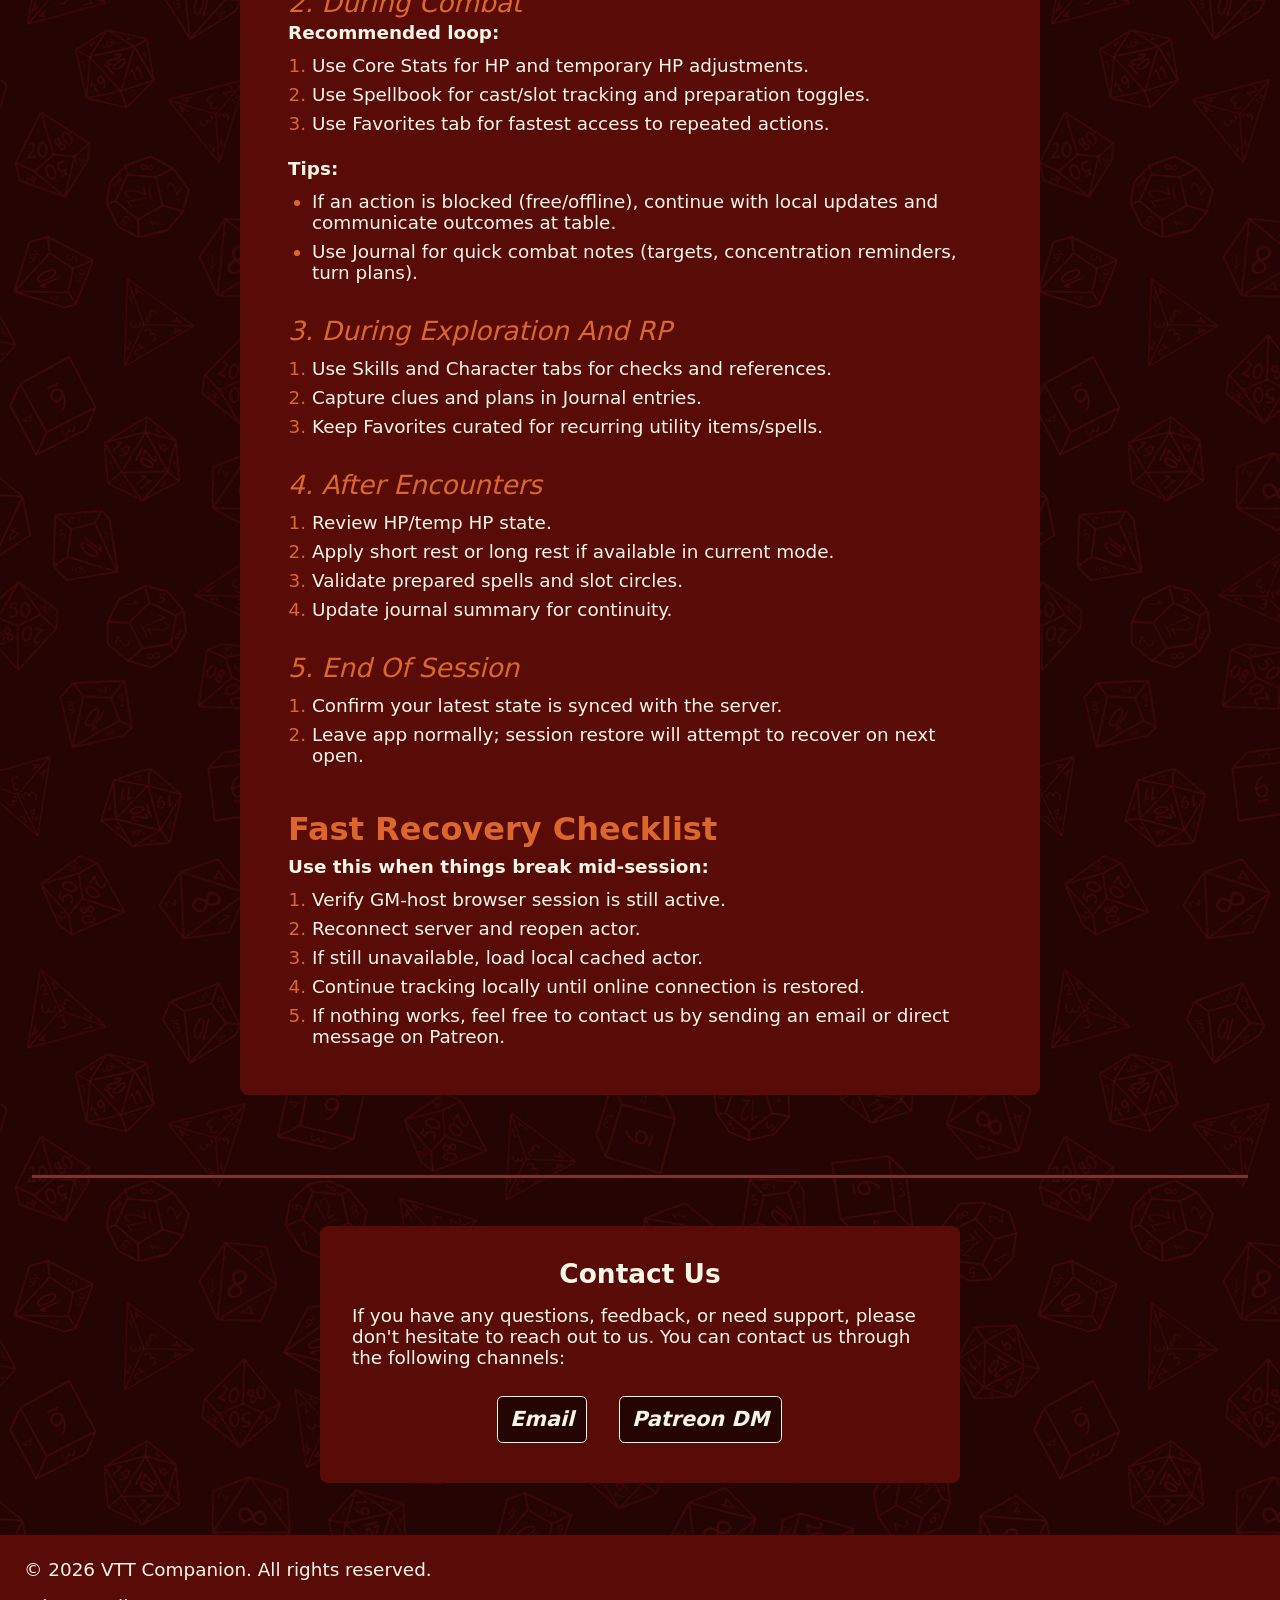
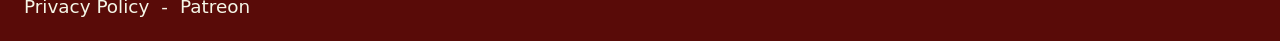
<file: role-based-session-playbook.html>
<!DOCTYPE html>
<html lang="en">
<head>
    <meta charset="UTF-8">
    <meta name="viewport" content="width=device-width, initial-scale=1.0" />
    <link rel="stylesheet" href="styles-min.css?v=4" />
    <title>Role-Based Session Playbook - VTT Companion</title>
    <meta name="description" content="Use VTT Companion effectively across session roles and phases with this Foundry VTT playbook." />
    <link rel="icon" type="image/svg+xml" href="img/logo.svg">
    <meta name="theme-color" content="var(--bg-color)">
</head>

<body>
    <header>
        <a href="index.html" id="logo-login" class="logo">
            <svg viewBox="10 -5 175 175" xmlns="http://www.w3.org/2000/svg" aria-label="VTT Companion Logo" >
                <g fill="var(--accent-bg-1)" stroke="var(--body-txt)" stroke-width="2.5" stroke-linejoin="round" >
                    <!-- D20 Outline -->
                    <polygon points="100,10 180,60 160,160 40,160 20,60" />
                    <!-- Inner lines -->
                    <line x1="100" y1="10" x2="40" y2="160" />
                    <line x1="100" y1="10" x2="160" y2="160" />
                    <line x1="20" y1="60" x2="180" y2="60" />
                    <line x1="20" y1="60" x2="100" y2="160" />
                    <line x1="180" y1="60" x2="100" y2="160" />
                </g>

                <!-- Center letters -->
                <!-- <g fill="var(--body-txt)" font-weight="450" text-anchor="middle" dominant-baseline="middle">
                    <text x="100" y="82">V</text>
                    <text x="100" y="107">C</text>
                    <text x="100" y="132">S</text>
                </g> -->
            </svg>
        </a>
        
        <nav>
            <a href="index.html" class="nav-btn">Home</a>
            <!-- <a href="#home-info" class="nav-btn">App</a> -->
            <!-- <a href="#home-memberships" class="nav-btn">Memberships</a> -->
            <!-- <a href="#home-guides" class="nav-btn">Guides</a> -->
            <a href="#home-about-contact" class="nav-btn">Contact</a>
            <!-- <a href="https://www.patreon.com/vttcompanionapp" target="_blank" class="nav-btn">Patreon</a> -->
        </nav>
    </header>

    <main>
        <section class="guide">
            <a href="guides.html" class="a-btn next-btn">< Back to Guides</a>
        </section>

        <section class="guide info">
            <h1>Role-Based And Session Playbook</h1>
            <p>Use this page for practical session flow, based on player role and game phase.</p>

            <!--  -->

            <h2 class="home-section-details-section-title">Host Requirement (Read First)</h2>
            <ul class="home-section-details-section-list">
                <li>A GM user must be logged into Foundry in a browser while playing.</li>
                <li>The <span class="bold">Companion Bridge</span> module runs in that browser session.</li>
                <li>If no GM-hosted browser session is active, live sheet loading and bridge interactions are unavailable.</li>
            </ul>

            <!--  -->

            <h2 class="home-section-details-section-title">Player vs GM Quick Expectations</h2>
            <h3 class="margin-bottom-minus margin-top-plus">Player</h3>
            <ul class="home-section-details-section-list">
                <li><span>Primary goal:</span> run your own character from phone/tablet.</li>
                <li><span>Typical actions:</span> check stats, cast spells, track HP/resources, manage favorites, write journal notes.</li>
                <li>In restricted modes, continue with local tracking and reconnect later.</li>
            </ul>

            <h3 class="margin-bottom-minus margin-top-plus">GM (as bridge host)</h3>
            <ul class="home-section-details-section-list">
                <li>Keep Foundry world open in a browser during play.</li>
                <li>Ensure the <span class="bold">Companion Bridge</span> module is enabled and world is active.</li>
                <li>Help players reconnect if bridge-host browser session drops.</li>
            </ul>

            <!--  -->

            <h2 class="home-section-details-section-title">Session Workflow By Phase</h2>
            <h3 class="margin-bottom-minus margin-top-plus">1. Before Session Starts</h3>
            <ol class="home-section-details-section-list">
                <li>Confirm a GM browser session is active in Foundry.</li>
                <li>Open app and connect to server URL.</li>
                <li>Select user and character.</li>
                <li>Pin Quick Tabs for your role:</li>
                <ul>
                    <li><span>Combat-heavy:</span> Core Stats, Spellbook, Inventory, Favorites.</li>
                    <li><span>Exploration-heavy:</span> Core Stats, Skills, Inventory, Journal.</li>
                </ul>
                <li>Do a quick health check:</li>
                <ul>
                    <li>Cast one cantrip or toggle one slot.</li>
                    <li>Toggle one favorite.</li>
                    <li>Open one container.</li>
                </ul>
            </ol>

            <p class="bold margin-bottom-minus">Expected Result:</p>
            <ul class="home-section-details-section-list">
                <li>All core interactions work in your current mode.</li>
            </ul>


            <h3 class="margin-bottom-minus margin-top-plus">2. During Combat</h3>
            <p class="bold margin-bottom-minus">Recommended loop:</p>
            <ol class="home-section-details-section-list">
                <li>Use Core Stats for HP and temporary HP adjustments.</li>
                <li>Use Spellbook for cast/slot tracking and preparation toggles.</li>
                <li>Use Favorites tab for fastest access to repeated actions.</li>
            </ol>

            <p class="bold margin-bottom-minus">Tips:</p>
            <ul class="home-section-details-section-list">
                <li>If an action is blocked (free/offline), continue with local updates and communicate outcomes at table.</li>
                <li>Use Journal for quick combat notes (targets, concentration reminders, turn plans).</li>
            </ul>

            <h3 class="margin-bottom-minus margin-top-plus">3. During Exploration And RP</h3>
            <ol class="home-section-details-section-list">
                <li>Use Skills and Character tabs for checks and references.</li>
                <li>Capture clues and plans in Journal entries.</li>
                <li>Keep Favorites curated for recurring utility items/spells.</li>
            </ol>

            <h3 class="margin-bottom-minus margin-top-plus">4. After Encounters</h3>
            <ol class="home-section-details-section-list">
                <li>Review HP/temp HP state.</li>
                <li>Apply short rest or long rest if available in current mode.</li>
                <li>Validate prepared spells and slot circles.</li>
                <li>Update journal summary for continuity.</li>
            </ol>

            <h3 class="margin-bottom-minus margin-top-plus">5. End Of Session</h3>
            <ol class="home-section-details-section-list">
                <li>Confirm your latest state is synced with the server.</li>
                <li>Leave app normally; session restore will attempt to recover on next open.</li>
            </ol>

            <!--  -->

            <h2 class="home-section-details-section-title">Fast Recovery Checklist</h2>
            <p class="bold margin-bottom-minus">Use this when things break mid-session:</p>
            <ol class="home-section-details-section-list">
                <li>Verify GM-host browser session is still active.</li>
                <li>Reconnect server and reopen actor.</li>
                <li>If still unavailable, load local cached actor.</li>
                <li>Continue tracking locally until online connection is restored.</li>
                <li>If nothing works, feel free to contact us by sending an email or direct message on Patreon.</li>
            </ol>
        </section>

        <hr>

        <section id="home-about-contact">
            <div class="home-sections">
                <h3 class="home-section-intro-title contact-us-title">Contact Us</h3>
                <p>If you have any questions, feedback, or need support, please don't hesitate to reach out to us. You can contact us through the following channels:</p>
                <div class="contact-btns">
                    <a class="a-btn next-btn" href="mailto:foundrycompanionapp@gmail.com">Email</a>
                    <a class="a-btn next-btn" href="https://www.patreon.com/vttcompanionapp" target="_blank">Patreon DM</a>
                </div>
            </div>
        </section>

    </main>

    <footer>
        <p>&copy; 2026 VTT Companion. All rights reserved.</p>
        <div class="footer-links">
            <a href="privacy.html">Privacy Policy</a>
            <p>-</p>
            <a href="https://www.patreon.com/vttcompanionapp" target="_blank">Patreon</a>
        </div>
    </footer>
</body>

</html>
</file>
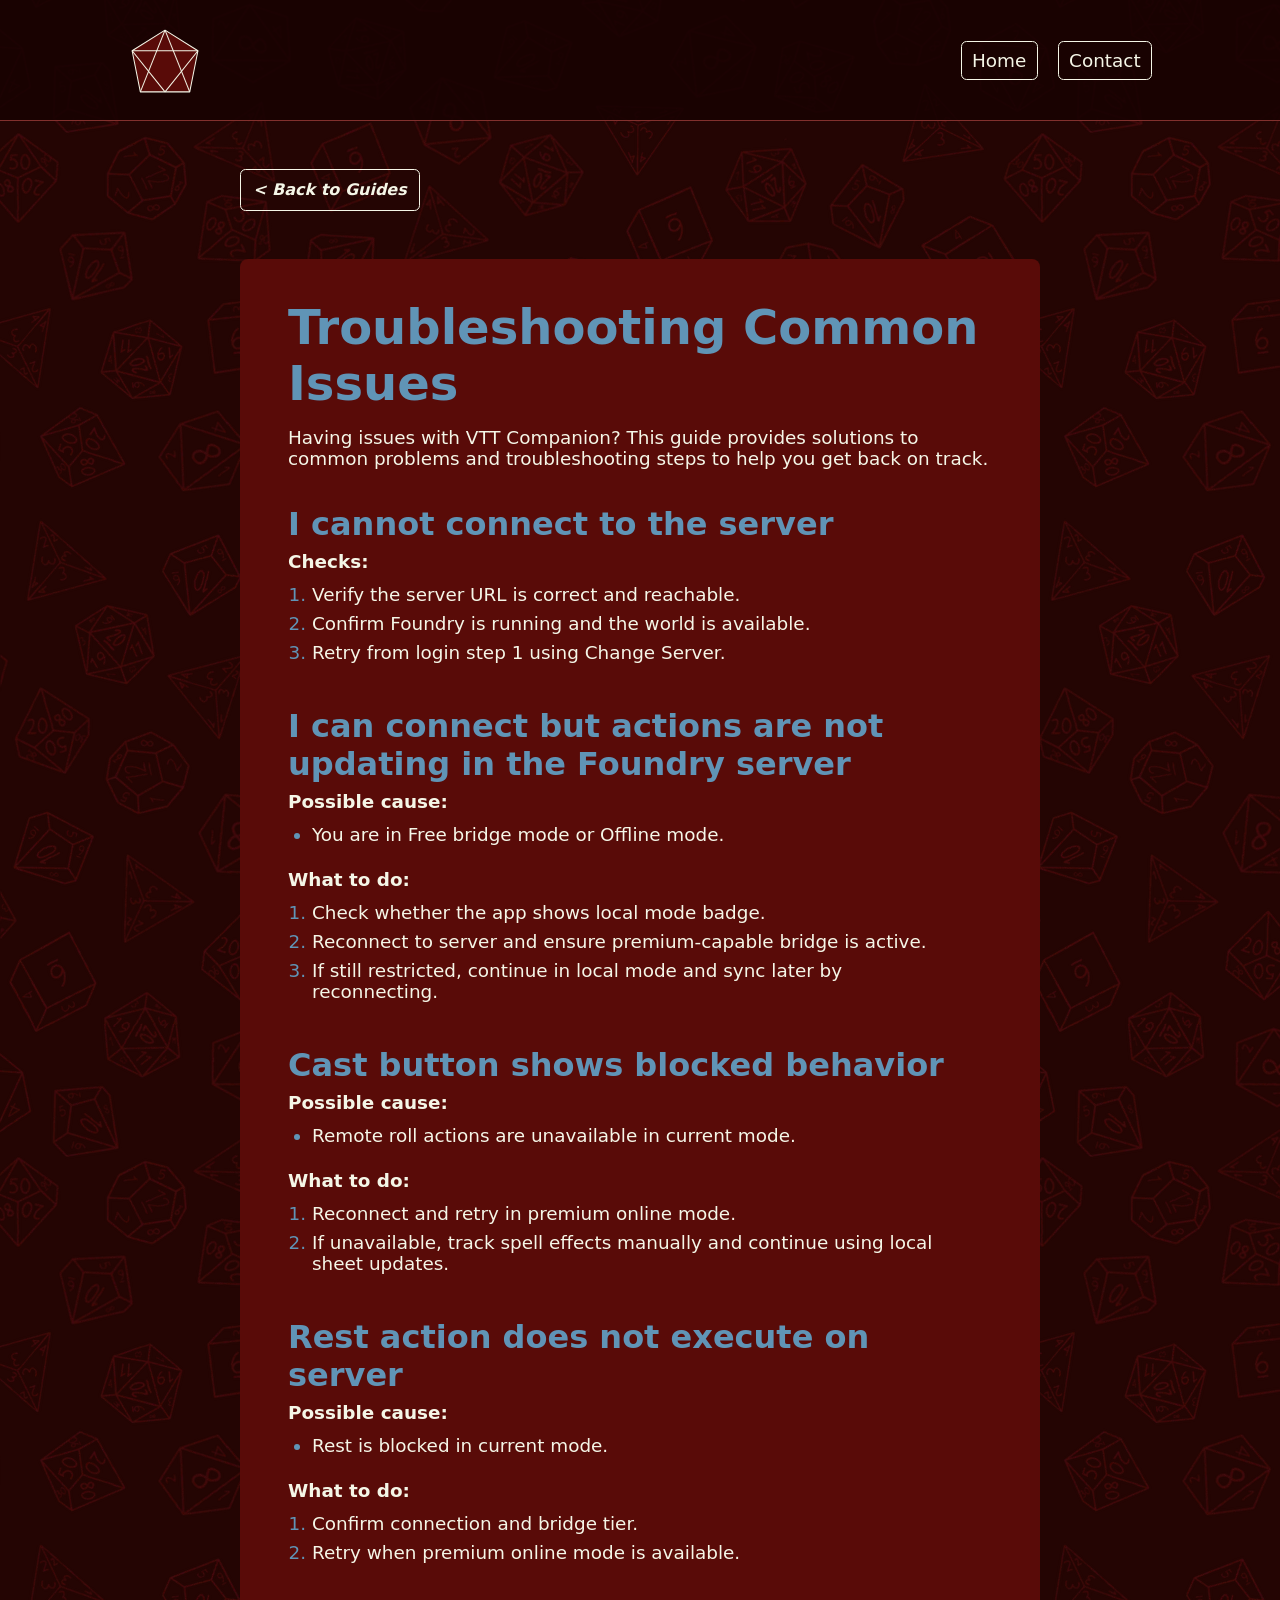
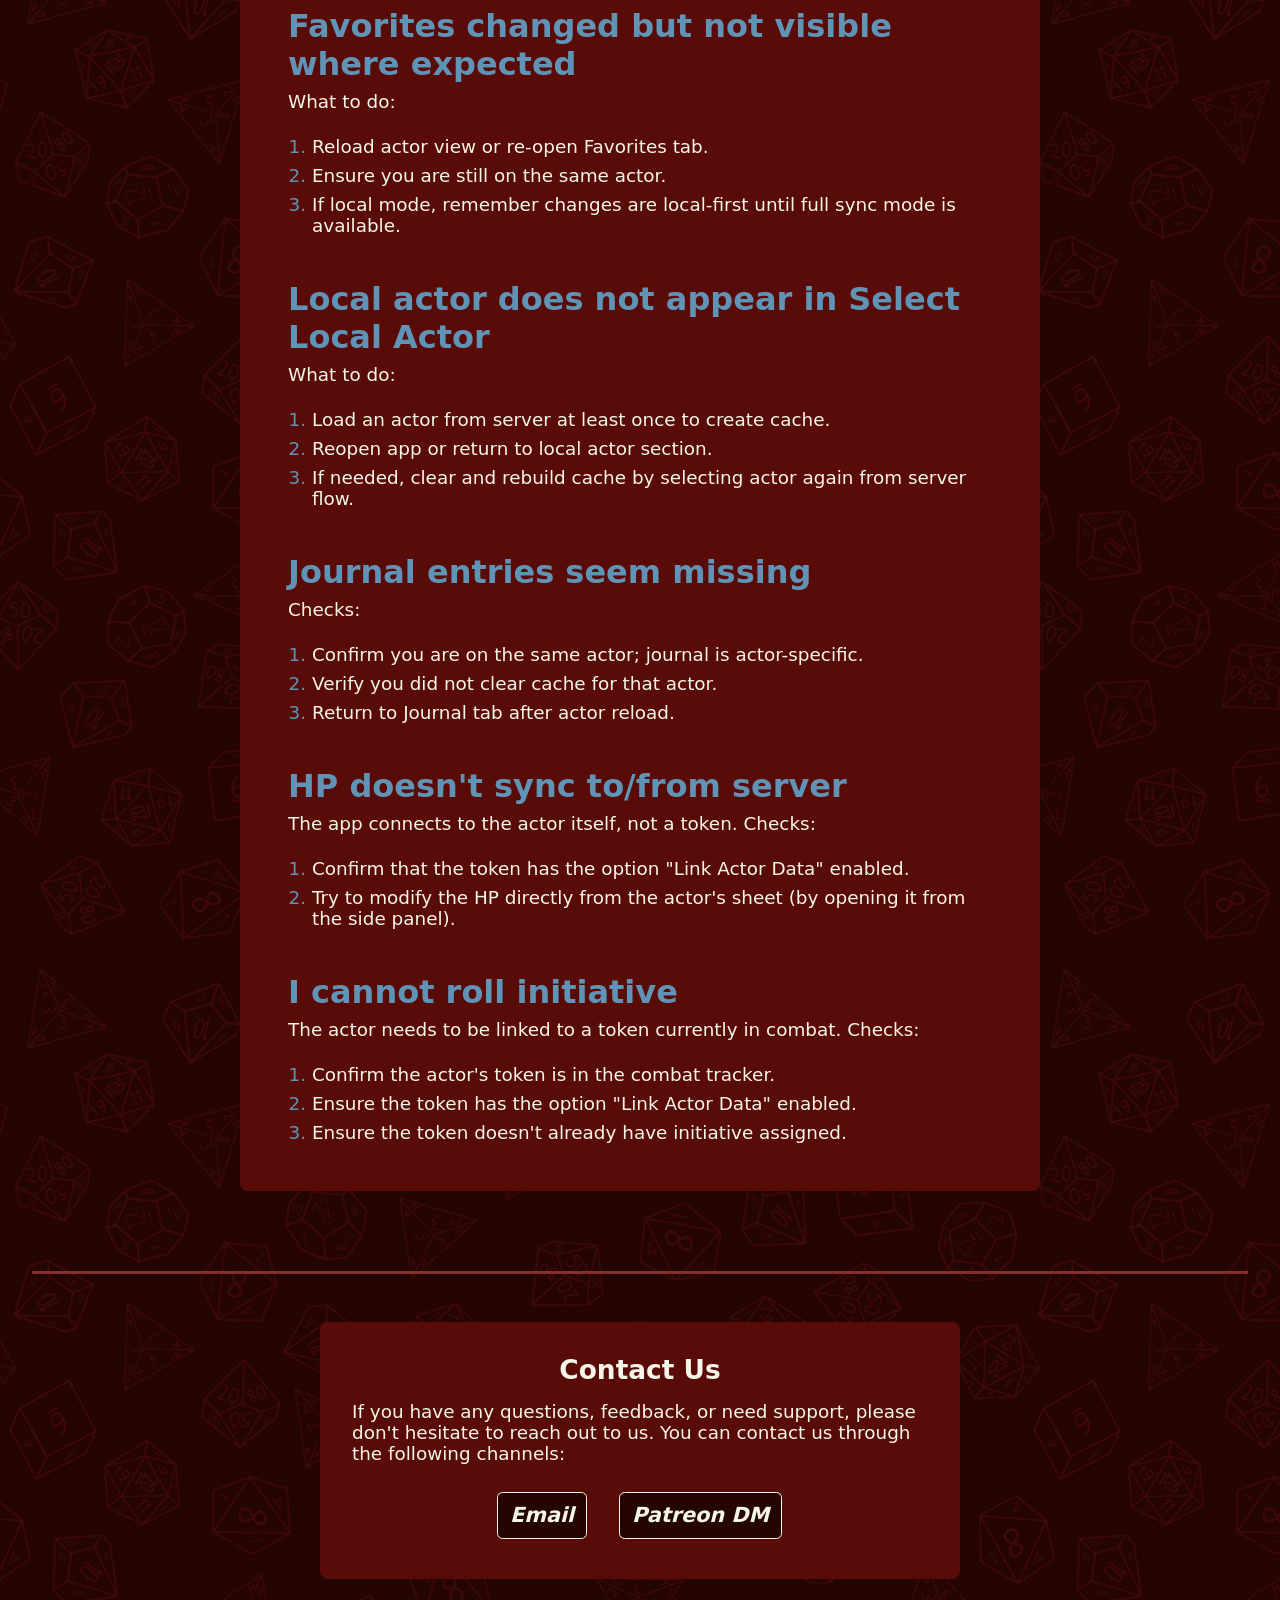
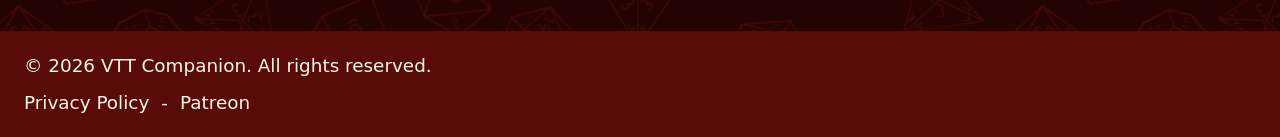
<file: troubleshooting.html>
<!DOCTYPE html>
<html lang="en">
<head>
    <meta charset="UTF-8">
    <meta name="viewport" content="width=device-width, initial-scale=1.0" />
    <link rel="stylesheet" href="styles-min.css?v=4" />
    <title>Troubleshooting - VTT Companion</title>
    <meta name="description" content="Troubleshooting steps for common VTT Companion connection, sync, and gameplay issues." />
    <link rel="icon" type="image/svg+xml" href="img/logo.svg">
    <meta name="theme-color" content="var(--bg-color)">
</head>

<body>
    <header>
        <a href="index.html" id="logo-login" class="logo">
            <svg viewBox="10 -5 175 175" xmlns="http://www.w3.org/2000/svg" aria-label="VTT Companion Logo" >
                <g fill="var(--accent-bg-1)" stroke="var(--body-txt)" stroke-width="2.5" stroke-linejoin="round" >
                    <!-- D20 Outline -->
                    <polygon points="100,10 180,60 160,160 40,160 20,60" />
                    <!-- Inner lines -->
                    <line x1="100" y1="10" x2="40" y2="160" />
                    <line x1="100" y1="10" x2="160" y2="160" />
                    <line x1="20" y1="60" x2="180" y2="60" />
                    <line x1="20" y1="60" x2="100" y2="160" />
                    <line x1="180" y1="60" x2="100" y2="160" />
                </g>

                <!-- Center letters -->
                <!-- <g fill="var(--body-txt)" font-weight="450" text-anchor="middle" dominant-baseline="middle">
                    <text x="100" y="82">V</text>
                    <text x="100" y="107">C</text>
                    <text x="100" y="132">S</text>
                </g> -->
            </svg>
        </a>
        
        <nav>
            <a href="index.html" class="nav-btn">Home</a>
            <!-- <a href="#home-info" class="nav-btn">App</a> -->
            <!-- <a href="#home-memberships" class="nav-btn">Memberships</a> -->
            <!-- <a href="#home-guides" class="nav-btn">Guides</a> -->
            <a href="#home-about-contact" class="nav-btn">Contact</a>
            <!-- <a href="https://www.patreon.com/vttcompanionapp" target="_blank" class="nav-btn">Patreon</a> -->
        </nav>
    </header>

    <main>
        <section class="guide">
            <a href="guides.html" class="a-btn next-btn">< Back to Guides</a>
        </section>

        <section class="guide bug">
            <h1>Troubleshooting Common Issues</h1>
            <p>Having issues with VTT Companion? This guide provides solutions to common problems and troubleshooting steps to help you get back on track.</p>

            <!--  -->

            <h2 class="home-section-details-section-title">I cannot connect to the server</h2>
            <p class="bold margin-bottom-minus">Checks:</p>
            <ol class="home-section-details-section-list">
                <li>Verify the server URL is correct and reachable.</li>
                <li>Confirm Foundry is running and the world is available.</li>
                <li>Retry from login step 1 using Change Server.</li>
            </ol>

            <!--  -->

            <h2 class="home-section-details-section-title">I can connect but actions are not updating in the Foundry server</h2>
            <p class="bold margin-bottom-minus">Possible cause:</p>
            <ul class="home-section-details-section-list">
                <li>You are in Free bridge mode or Offline mode.</li>
            </ul>

            <p class="bold margin-bottom-minus">What to do:</p>
            <ol class="home-section-details-section-list">
                <li>Check whether the app shows local mode badge.</li>
                <li>Reconnect to server and ensure premium-capable bridge is active.</li>
                <li>If still restricted, continue in local mode and sync later by reconnecting.</li>
            </ol>

            <!--  -->

            <h2 class="home-section-details-section-title">Cast button shows blocked behavior</h2>
            <p class="bold margin-bottom-minus">Possible cause:</p>
            <ul class="home-section-details-section-list">
                <li>Remote roll actions are unavailable in current mode.</li>
            </ul>

            <p class="bold margin-bottom-minus">What to do:</p>
            <ol class="home-section-details-section-list">
                <li>Reconnect and retry in premium online mode.</li>
                <li>If unavailable, track spell effects manually and continue using local sheet updates.</li>
            </ol>

            <!--  -->

            <h2 class="home-section-details-section-title">Rest action does not execute on server</h2>
            <p class="bold margin-bottom-minus">Possible cause:</p>
            <ul class="home-section-details-section-list">
                <li>Rest is blocked in current mode.</li>
            </ul>

            <p class="bold margin-bottom-minus">What to do:</p>
            <ol class="home-section-details-section-list">
                <li>Confirm connection and bridge tier.</li>
                <li>Retry when premium online mode is available.</li>
            </ol>

            <!--  -->

            <h2 class="home-section-details-section-title">Favorites changed but not visible where expected</h2>
            <p>What to do:</p>
            <ol class="home-section-details-section-list">
                <li>Reload actor view or re-open Favorites tab.</li>
                <li>Ensure you are still on the same actor.</li>
                <li>If local mode, remember changes are local-first until full sync mode is available.</li>
            </ol>

            <!--  -->

            <h2 class="home-section-details-section-title">Local actor does not appear in Select Local Actor</h2>
            <p>What to do:</p>
            <ol class="home-section-details-section-list">
                <li>Load an actor from server at least once to create cache.</li>
                <li>Reopen app or return to local actor section.</li>
                <li>If needed, clear and rebuild cache by selecting actor again from server flow.</li>
            </ol>

            <!--  -->

            <h2 class="home-section-details-section-title">Journal entries seem missing</h2>
            <p>Checks:</p>
            <ol class="home-section-details-section-list">
                <li>Confirm you are on the same actor; journal is actor-specific.</li>
                <li>Verify you did not clear cache for that actor.</li>
                <li>Return to Journal tab after actor reload.</li>
            </ol>

            <!--  -->

            <h2 class="home-section-details-section-title">HP doesn't sync to/from server</h2>
            <p>The app connects to the actor itself, not a token. Checks:</p>
            <ol class="home-section-details-section-list">
                <li>Confirm that the token has the option "Link Actor Data" enabled.</li>
                <li>Try to modify the HP directly from the actor's sheet (by opening it from the side panel).</li>
            </ol>

            <!--  -->

            <h2 class="home-section-details-section-title">I cannot roll initiative</h2>
            <p>The actor needs to be linked to a token currently in combat. Checks:</p>
            <ol class="home-section-details-section-list">
                <li>Confirm the actor's token is in the combat tracker.</li>
                <li>Ensure the token has the option "Link Actor Data" enabled.</li>
                <li>Ensure the token doesn't already have initiative assigned.</li>
            </ol>
        </section>

        <hr>

        <section id="home-about-contact">
            <div class="home-sections">
                <h3 class="home-section-intro-title contact-us-title">Contact Us</h3>
                <p>If you have any questions, feedback, or need support, please don't hesitate to reach out to us. You can contact us through the following channels:</p>
                <div class="contact-btns">
                    <a class="a-btn next-btn" href="mailto:foundrycompanionapp@gmail.com">Email</a>
                    <a class="a-btn next-btn" href="https://www.patreon.com/vttcompanionapp" target="_blank">Patreon DM</a>
                </div>
            </div>
        </section>

    </main>

    <footer>
        <p>&copy; 2026 VTT Companion. All rights reserved.</p>
        <div class="footer-links">
            <a href="privacy.html">Privacy Policy</a>
            <p>-</p>
            <a href="https://www.patreon.com/vttcompanionapp" target="_blank">Patreon</a>
        </div>
    </footer>
</body>

</html>
</file>
<file: styles-min.css>
:root{--accent-bg-1:#590b08;--accent-bg-1-opaque:#590b0896;--accent-bg-2:#ad3f07;--accent-bg-2-opaque:#ad3e0763;--accent-bg-3:#ae8704;--accent-bg-3-opaque:#ae8604d5;--accent-bg-4:#124e78;--accent-bg-4-opaque:#124e78c6;--accent-bg-5:#929292;--accent-txt-1:#f4cb44;--accent-txt-2:#dc672c;--accent-txt-3:#6094b6;--accent-txt-4:#aa7eff;--accent-txt-5:#929292;--body-bg:#240503;--body-bg-opaque:#180202dc;--body-txt:#f5f6e7;--border-1:#82302d;--border-2:#df7a46;--border-3:#f3c429;--border-4:#4d7a99;--btn-bg-1:#ad3f07;--btn-bg-2:#a6820b;--btn-bg-3:#124e78;--btn-bg-4:#914a47;--btn-bg-5:#6252a4;--btn-txt:#f5f6e7;--danger-border:#ff0000;--danger-txt:#ff0000;}*{color:var(--body-txt);font-family:system-ui,-apple-system,BlinkMacSystemFont,'Segoe UI',Roboto,sans-serif;margin:0;padding:0;box-sizing:border-box;}html{scroll-padding-top:10px;scroll-behavior:smooth;}body{display:flex;flex-direction:column;min-height:100dvh;background-color:var(--body-bg);background-image:url(img/bg-general-100-3.webp);background-repeat:repeat;}main{flex-grow:1;}section{display:flex;flex-direction:column;align-items:center;gap:2rem;padding:1.5rem 0;}section:not(#home-hero,#home-about-contact,#privacy-section,#guides,.guide){width:92.5%;max-width:50rem;margin:0 auto 3.25rem;background-color:var(--body-bg-opaque);border:.1rem solid var(--border-1);border-radius:.5rem;}h1{font-size:clamp(2rem,6vw,3rem);}h2{font-size:clamp(1.6rem,4vw,2rem);}h3{font-size:clamp(1.25rem,3vw,1.65rem);}h4,.h4{font-size:clamp(1rem,3vw,1.3rem);}a,p,li,table{font-size:clamp(.9rem,2vw,1.15rem);text-decoration:none;}th{font-size:clamp(.8rem,2vw,1rem);}.a-btn,button{font-weight:550;font-size:clamp(1.05rem,2vw,1.3rem);padding:.65rem .75rem;border:none;border-radius:.35rem;cursor:pointer;background:transparent;transition:background-color .2s ease,transform .1s ease;will-change:transform;text-decoration:none;}.a-btn:active,button:active{transform:scale(.96);opacity:.75;}.next-btn{border:.1rem solid var(--btn-txt);max-width:60%;text-align:center;font-style:italic;margin-top:.5rem;}.next-btn:hover{background-color:var(--accent-bg-1);}.a-btn:hover,button:hover{text-decoration:underline;}.bold{font-weight:bold;}.italic{font-style:italic;}.title1{color:var(--accent-txt-3);}.title2{color:var(--accent-txt-2);}.title3{color:var(--accent-txt-1);}.title4{color:var(--accent-txt-4);}.title5{color:var(--accent-txt-5);}.btn1{background-color:var(--btn-bg-3);border:.1rem solid var(--border-4);}.btn2{background-color:var(--btn-bg-1);border:.1rem solid var(--border-2);}.btn3{background-color:var(--btn-bg-2);border:.1rem solid var(--border-3);}.btn4{background-color:var(--btn-bg-5);border:.1rem solid var(--accent-txt-4);}.btn5{background-color:var(--accent-bg-1);border:.1rem solid var(--btn-txt);margin-top:1rem;}.btn6{background-color:var(--accent-bg-5);border:.1rem solid var(--btn-txt);}.btn5:hover{background-color:var(--body-bg-opaque);}#home-hero{display:flex;flex-direction:column;align-items:center;height:100dvh;padding:0;text-align:center;}.home-hero-content-main{flex-grow:1;display:flex;flex-direction:column;align-items:center;gap:2rem;width:100%;}header{display:flex;justify-content:space-between;align-items:center;flex-wrap:wrap;width:100%;padding:.5rem 1rem;background-color:var(--body-bg-opaque);border-bottom:.1rem solid var(--border-1);}.logo{margin:1rem 1rem 1rem 0;width:4.5rem;height:4.5rem;font-size:1.15rem;}nav{display:flex;align-items:center;flex-wrap:wrap;gap:1.25rem;margin:1.5rem 0 1.5rem 1rem;}.nav-btn{padding:.5rem .65rem;border:.1rem solid var(--btn-txt);border-radius:.35rem;}.nav-btn:hover{background-color:var(--accent-bg-1);}.hero-title{margin:1rem 3rem 0;}.hero-subtitle{font-style:italic;margin:0 auto;padding:1.5rem 1.25rem;width:85%;background-color:var(--accent-bg-1);border-radius:.5rem;}#home-hero .next-btn{background-color:var(--accent-bg-1);border:.1rem solid var(--border-1);margin-bottom:3rem;}#home-hero .next-btn:hover{background-color:var(--body-bg);border-color:var(--btn-txt);}.hero-btns{display:flex;justify-content:center;align-items:center;flex-wrap:wrap;gap:1.5rem 3.5rem;}.home-sections{width:90%;margin:0 auto .5rem;}.home-section-intro-title{margin-bottom:1rem;}.home-section-details{display:flex;flex-direction:column;align-items:center;gap:2rem;margin:0 auto;width:95%;}.home-section-details-section{display:flex;flex-direction:column;align-items:center;gap:1rem;background-color:var(--accent-bg-1);border-radius:.4rem;padding:1.25rem;width:100%;}.package-section{margin-top:1rem;}.home-section-details-section-title{font-weight:bold}.home-section-details-section-list{padding:0 1.5rem;}.home-section-details-section-list li{margin:.5rem 0;}.beta-section{display:flex;flex-direction:column;align-items:flex-start;gap:0;padding:1rem;border:.1rem solid var(--border-1);border-radius:.5rem;}#home-use .home-section-details,#home-guides .home-section-details{margin-top:1.75rem;}.tags{display:flex;justify-content:flex-start;align-items:center;flex-wrap:wrap;gap:.5rem;margin-bottom:.75rem;}.tag{padding:.5rem;border-radius:.35rem;font-size:clamp(.85rem,2vw,1rem);}#home-use .home-section-details .a-btn{margin:1.5rem 0 .5rem;font-size:clamp(.85rem,2vw,1rem);}#home-use .home-section-details .a-btn:hover{background-color:transparent;}#home-memberships .home-section-details-section .a-btn{font-size:clamp(.85rem,2vw,1rem);margin-top:1rem;text-align:center;width:50%;}#home-memberships .home-section-details-section .a-btn:hover{background-color:transparent;}.tiers-section{display:flex;flex-direction:column;align-items:flex-start;width:95%;gap:.15rem}.tiers-section a{margin:0 auto;}#home-guides .home-section-details-section{align-items:flex-start;gap:.75rem;}.tag1{background-color:var(--accent-bg-4);}.tag2{background-color:var(--accent-bg-2);}#home-about-contact{width:85%;max-width:40rem;margin:2rem auto 3.25rem;border:none;background-color:var(--accent-bg-1);border-radius:.5rem;}.contact-us-title{text-align:center;}.contact-btns{display:flex;justify-content:center;align-items:center;flex-wrap:wrap;gap:1rem 2rem;margin-top:1.25rem;}.contact-btns a{background-color:var(--body-bg);}footer{display:flex;flex-direction:column;align-items:flex-start;gap:1rem;padding:1rem;background-color:var(--accent-bg-1);}.footer-links{display:flex;justify-content:flex-start;align-items:center;gap:.75rem;}.footer-links a:hover{text-decoration:underline;color:var(--body-bg-opaque);}#privacy-section,#guides,.guide{align-items:flex-start;gap:1rem;width:90%;max-width:50rem;margin:0 auto 2rem;border:none;}#privacy-section{width:85%;}#privacy-section h1,#guides h1{margin-top:2rem;}#privacy-section h2:first-of-type{margin-top:1.5rem;}.margin{margin-bottom:1rem;}hr{border-top:.2rem solid var(--border-1);border-bottom:none;border-right:none;border-left:none;width:95%;min-width:min-content;margin:1.5rem auto}#guides-section{display:flex;justify-content:center;align-items:center;flex-wrap:wrap;gap:.75rem;margin:0 auto;}#guides .home-section-details-section{align-items:flex-start;margin-bottom:1rem}.tag3{background-color:var(--accent-bg-3);}#guides .next-btn{margin:0 auto;max-width:65%;}#guides .next-btn:hover{background-color:var(--body-bg);}.guide{background-color:var(--accent-bg-1);padding:1rem;margin-top:2rem;border-radius:.5rem;}.guide:first-of-type{background-color:transparent;padding:0;padding-top:1rem;margin:0 auto;}.guide a{font-size:clamp(.85rem,2vw,1rem);}.guide h3{font-style:italic;font-weight:lighter;}.info h1,.info h2,.info h3,.info span,.info li::marker{color:var(--accent-txt-2);}.info p.tag{background-color:var(--accent-bg-2);}.bug h1,.bug h2,.bug h3,.bug span,.bug li::marker{color:var(--accent-txt-3);}.bug p.tag{background-color:var(--accent-bg-4);}.update h1,.update h2,.update h3,.update span,.update li::marker{color:var(--accent-txt-1);}.update p.tag{background-color:var(--accent-bg-3);}.guide .home-section-details-section-title{margin:.75rem 0 -.5rem;}.margin-bottom-minus{margin-bottom:-.75rem;}.margin-top-plus{margin-top:.5rem;}.margin-top-minus{margin-top:.5rem;}.table-scroll-container{width:100%;overflow-x:auto;-webkit-overflow-scrolling:touch;margin:1rem 0 .5rem;border:.1rem solid var(--border-1);border-bottom:none;border-radius:.5rem;}table{width:100%;min-width:625px;border-collapse:collapse;text-align:left;}th,td{padding:.75rem 1rem;border-bottom:.1rem solid var(--border-1);}th{background-color:var(--accent-bg-2);position:sticky;top:0}tbody tr:nth-child(even){background-color:rgba(255,255,255,.05)}@media (min-width:450px){#privacy-section,#guides,.guide{width:85%}#guides .home-section-details-section{width:90%;margin-left:auto;margin-right:auto}#home-about-contact{width:80%}}@media (min-width:550px){.hero-title{margin-top:3.5rem}.hero-subtitle{width:65%}section{padding:2rem 1rem}.home-section-details{width:80%}.guide{padding:2rem;margin:2rem auto 5rem}.guide .a-btn{margin:1rem 0}}@media (min-width:550px){#guides .home-section-details-section{width:80%}}@media (min-width:750px){section{padding:2rem 0}section:not(#home-hero,#home-about-contact,#privacy-section,#guides,.guide){margin-bottom:4.5rem}#home-info .home-section-details,#home-use .home-section-details,#home-memberships .home-section-details,#home-guides .home-section-details{gap:3rem}#guides .home-section-details-section{padding:1.5rem;margin-bottom:2rem;width:305px}.guide .home-section-details-section-title{margin-top:1.25rem}#home-about-contact{margin-top:3rem}footer{padding:1.5rem}}@media (min-width:800px){#guides .home-section-details-section{width:325px}}@media (min-width:850px){#guides .home-section-details-section{width:355px}}@media (min-width:1000px){header{padding:.5rem 3rem}.home-section-details,#home-use .home-section-details,#home-guides .home-section-details{margin-top:2rem}.guide{padding:2.5rem 3rem}.guide .a-btn{margin-top:2rem}#guides .home-section-details-section{margin-bottom:2.5rem}}@media (min-width:1250px){header{padding:.5rem 8rem}}
</file>
